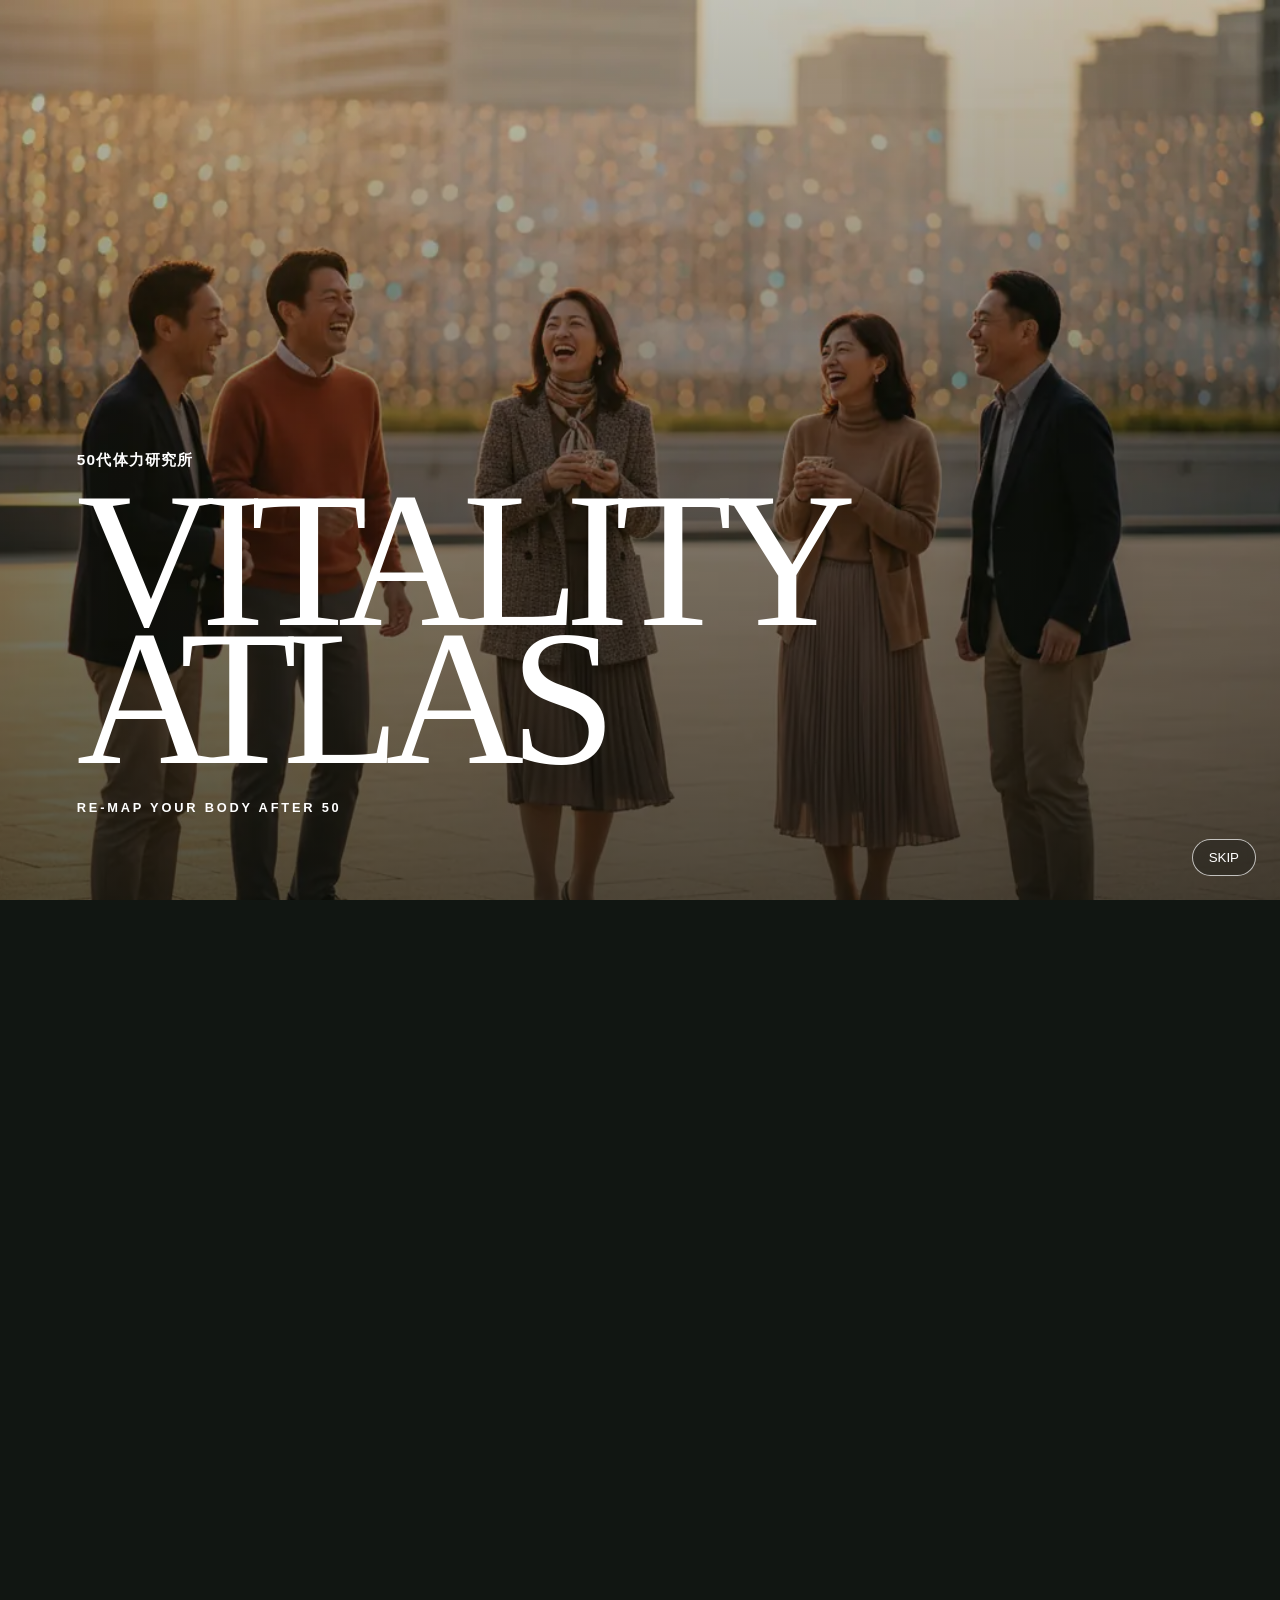
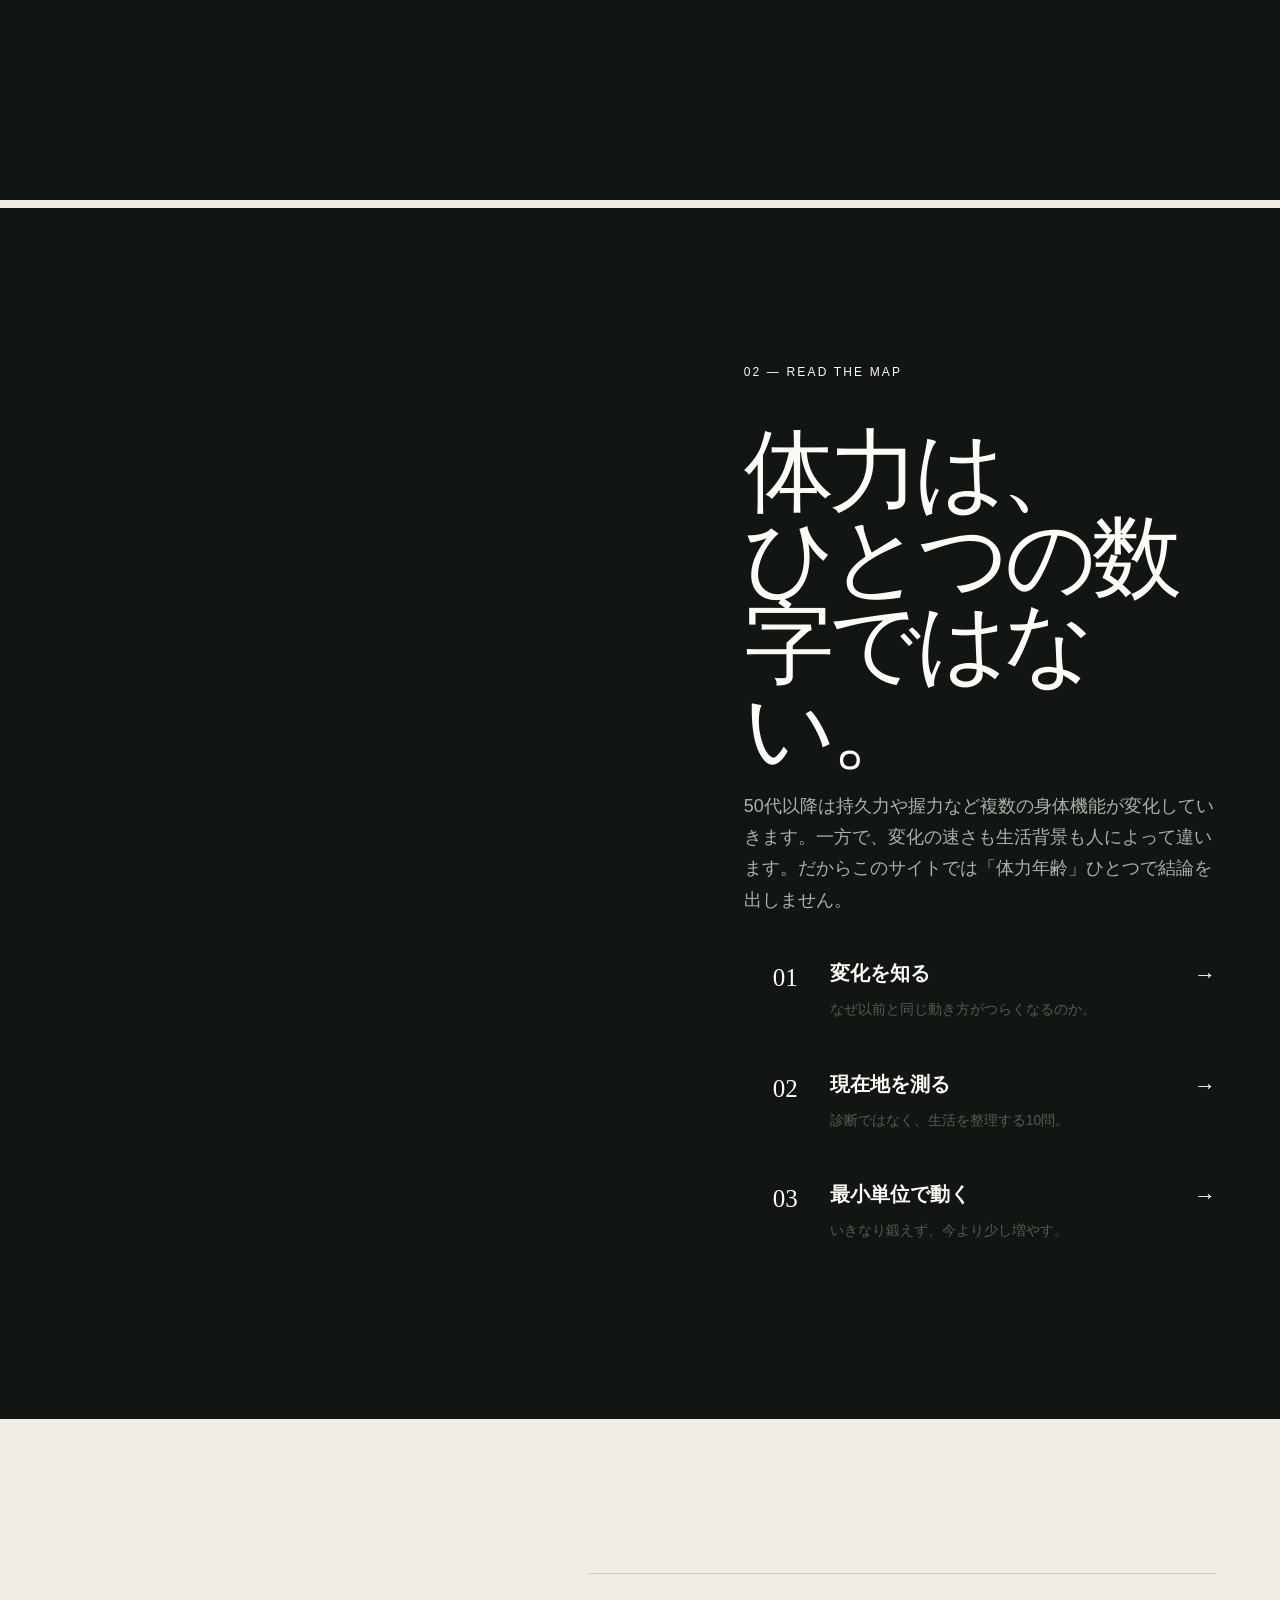
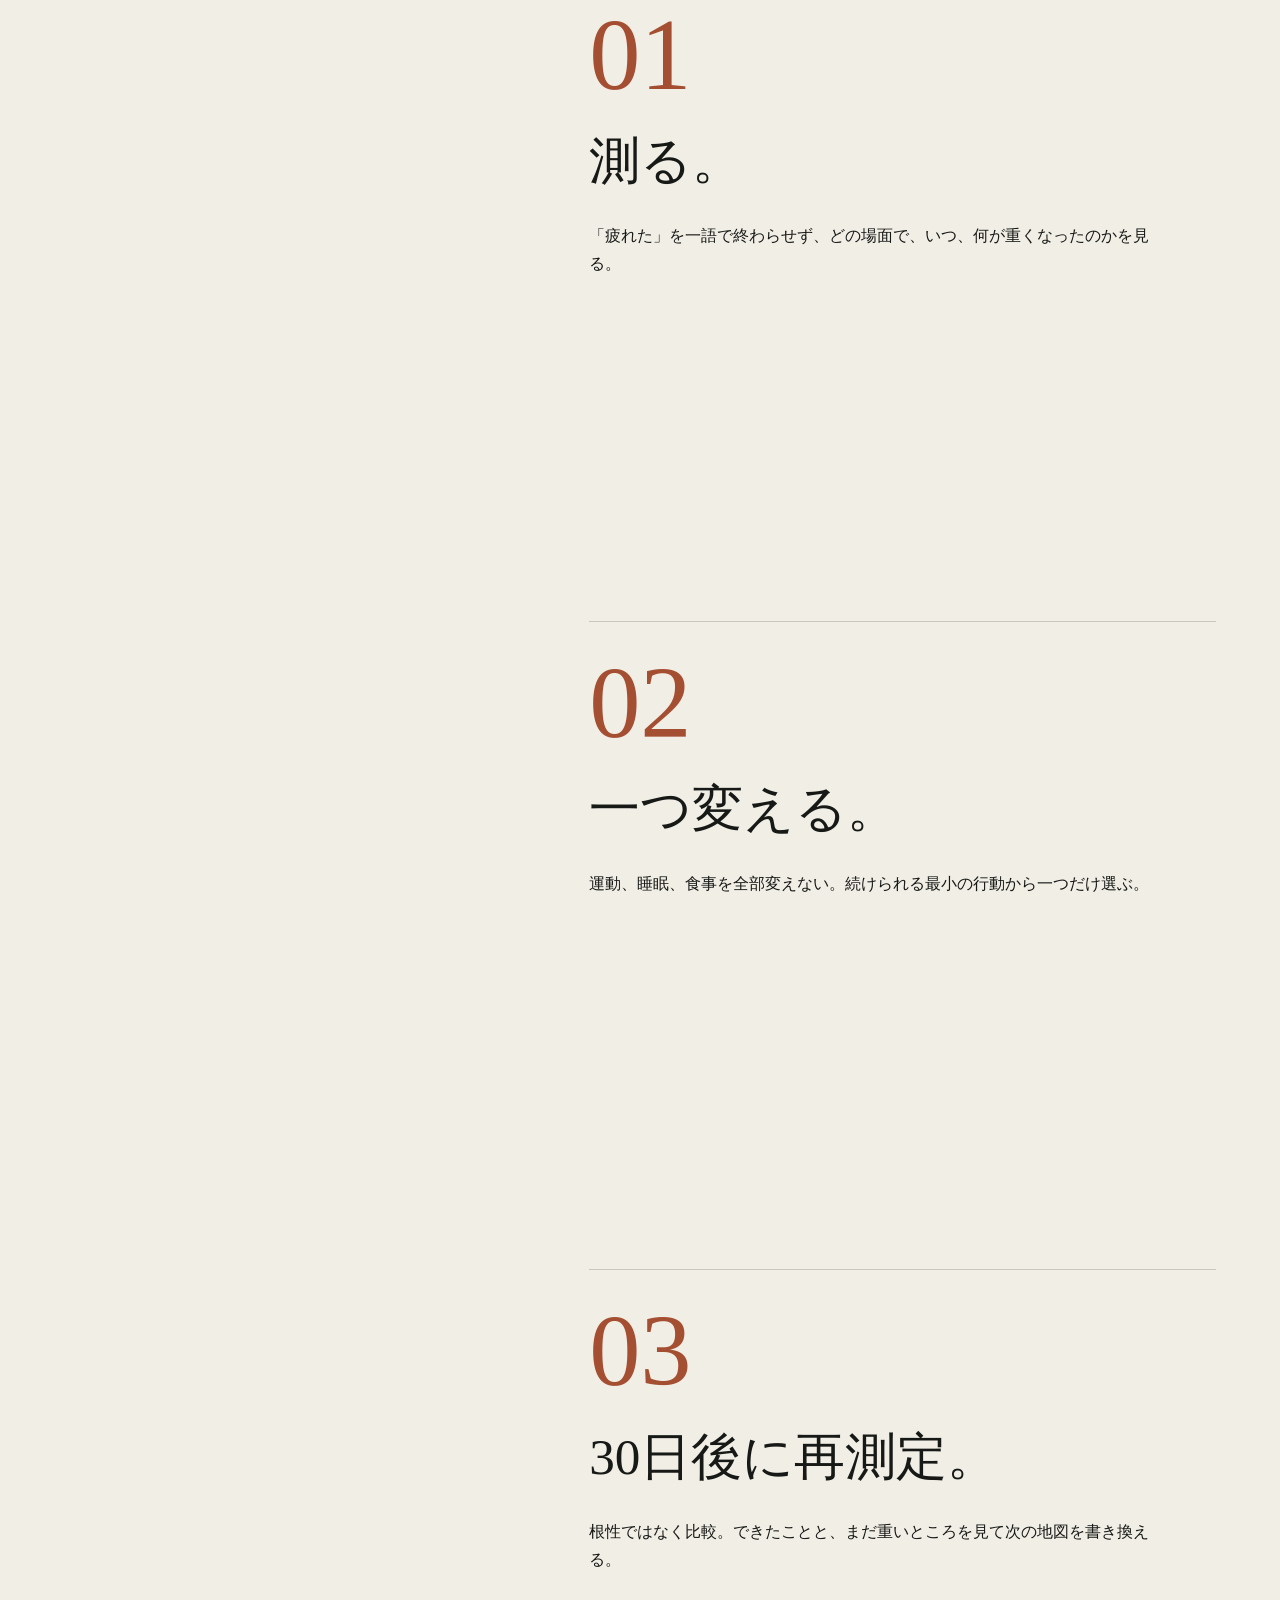
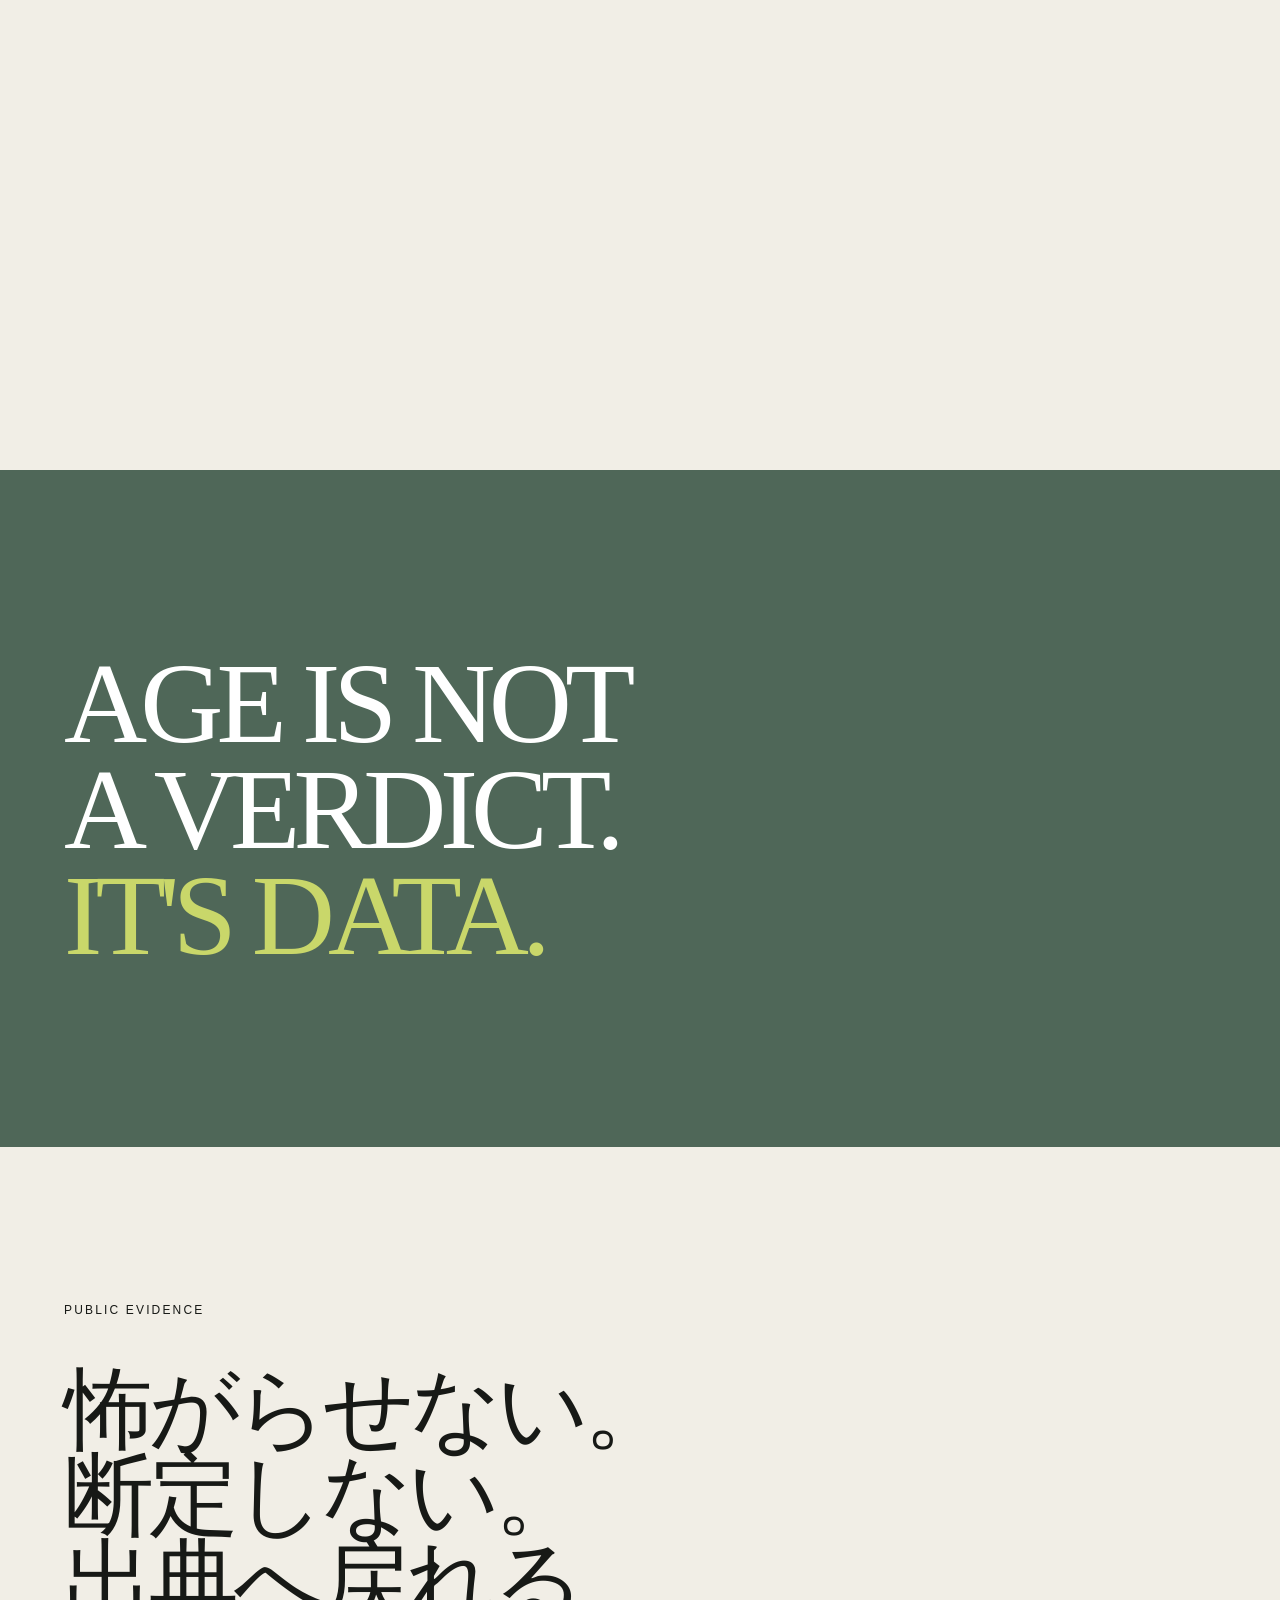
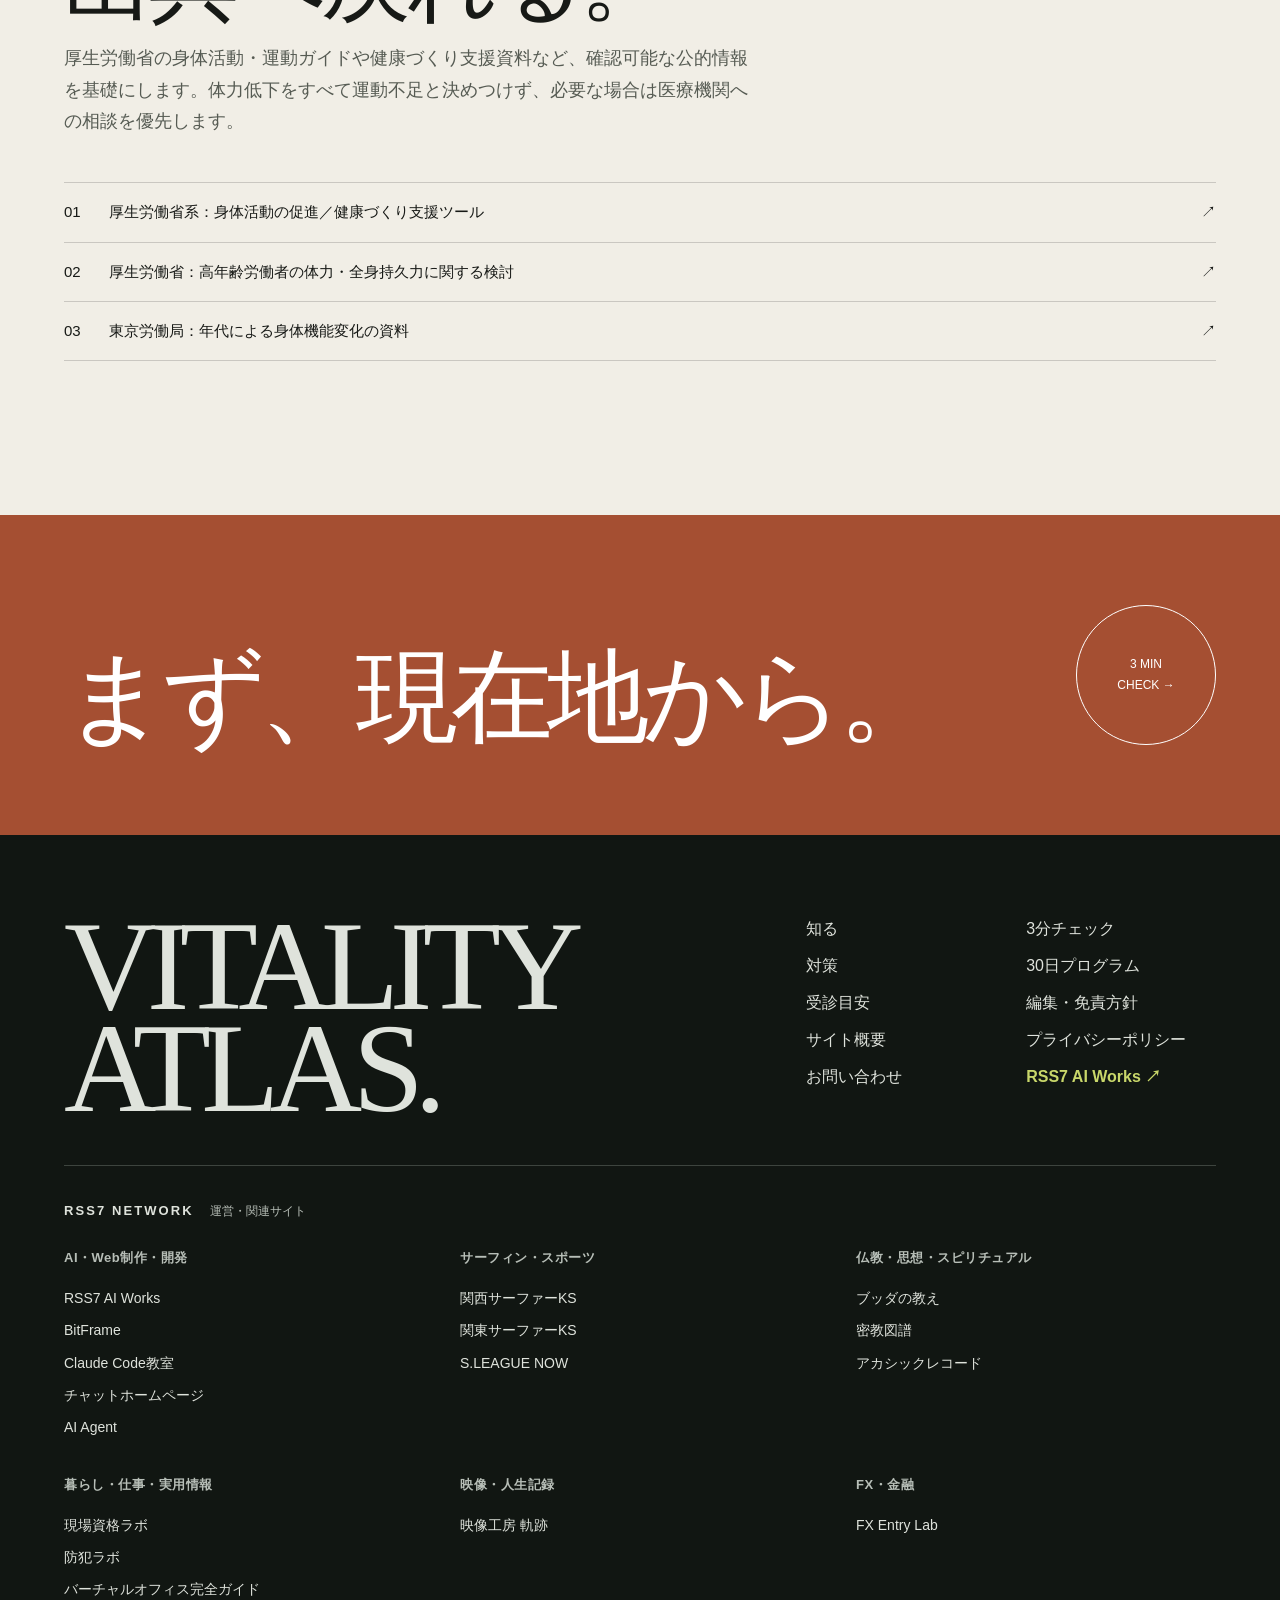
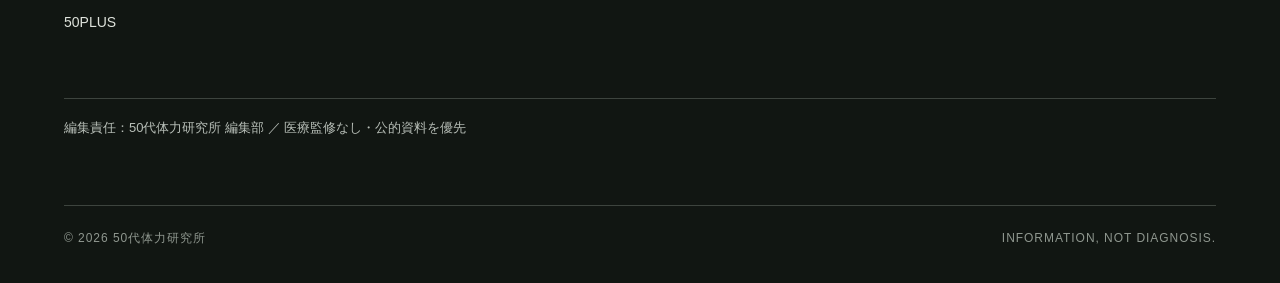
<file: index.html>
﻿<!doctype html><html lang="ja"><head><meta charset="utf-8"><meta name="viewport" content="width=device-width,initial-scale=1"><meta name="google-site-verification" content="MZG_wx8NVWZq932RVXHRHot5I59kAFzkSF2mc21ewjw"><title>50代体力研究所｜VITALITY ATLAS</title><meta name="description" content="50代で感じ始める体力の変化を、筋力・持久力・睡眠・生活リズムに分けて読み解き、無理なく立て直すための実践メディア。"><link rel="canonical" href="https://oosaka0123-sudo.github.io/50plus-vitality-jp/"><meta property="og:type" content="website"><meta property="og:title" content="50代体力研究所｜VITALITY ATLAS"><meta property="og:description" content="衰えを怖がる前に、身体の現在地を測り直す。"><meta property="og:url" content="https://oosaka0123-sudo.github.io/50plus-vitality-jp/"><meta property="og:image" content="https://oosaka0123-sudo.github.io/50plus-vitality-jp/assets/og-image.png"><meta name="twitter:card" content="summary_large_image"><meta name="theme-color" content="#111612"><meta name="author" content="50代体力研究所編集部"><link rel="icon" href="assets/favicon.svg" type="image/svg+xml"><link rel="manifest" href="manifest.webmanifest"><link rel="stylesheet" href="assets/style.css"><script type="application/ld+json">{"@context":"https://schema.org","@type":"WebSite","name":"50代体力研究所","alternateName":"VITALITY ATLAS","url":"https://oosaka0123-sudo.github.io/50plus-vitality-jp/","description":"50代の体力変化を理解し、生活を無理なく再設計する実用メディア"}</script></head><body><a class="skip" href="#main">本文へ移動</a><div class="page-transition" aria-hidden="true"></div><div class="opening" aria-label="オープニング"><video class="opening-video" muted playsinline preload="metadata" poster="assets/photos/hero-community-plaza-1280.webp" aria-hidden="true" tabindex="-1" data-src="assets/hero-loop.mp4"></video><div class="opening-shade" aria-hidden="true"></div><div class="opening-brand"><span class="opening-kicker">50代体力研究所</span><strong>VITALITY<br>ATLAS</strong><span>RE-MAP YOUR BODY AFTER 50</span></div><button class="skip-open" type="button">SKIP</button></div><header class="site-head"><a class="logo" href="./">50代体力研究所<small>VITALITY ATLAS</small></a><nav class="desk-nav" aria-label="主要ナビゲーション"><a href="learn/">知る</a><a href="check/">測る</a><a href="action/">動く</a><a href="program/">30日</a><a href="medical/">見極める</a><a href="about/">方針</a></nav><button class="menu-btn" type="button" aria-label="メニューを開く" aria-expanded="false"><span></span></button></header><div class="menu-panel" aria-hidden="true" inert><nav><a href="./">00 / HOME</a><a href="learn/">01 / LEARN</a><a href="check/">02 / CHECK</a><a href="action/">03 / ACTION</a><a href="program/">04 / 30 DAYS</a><a href="medical/">05 / MEDICAL</a><a href="about/">06 / ABOUT</a></nav><div class="menu-meta">50–59歳の「なんとなく衰えた」を、測れる言葉に変える。</div></div><main id="main"><section class="hero hero-dark hero-photo"><div class="hero-intro"><div class="kicker">RE-MAP YOUR BODY AFTER 50</div><h1><span class="outline">衰え</span>は、<br>地図にできる。</h1></div><div class="hero-photo-media"><picture><source media="(max-width:560px)" srcset="assets/photos/hero-community-plaza-640.webp"><img src="assets/photos/hero-community-plaza-1280.webp" alt="50代以降の活動的な暮らしをイメージした屋外の交流風景" width="1280" height="853" fetchpriority="high"></picture></div><div class="hero-bottom"><p class="hero-lead">疲れやすさ、階段、朝の重さ。ひとまとめに「年齢」で片づけず、筋力・持久力・睡眠・生活リズムへ分解する。50代の身体を、もう一度読み直すためのアトラスです。</p><a class="hero-cta" href="check/">3分で現在地を測る <b aria-hidden="true">→</b></a></div><div class="hero-index">PHOTO / ACTIVE LIFE AFTER 50</div></section><section class="section"><div class="section-label">01 — THE SHIFT</div><p class="copy-xl reveal">20代の身体へ戻すのではない。<br>50代の身体を、<strong>使える状態に再設計する。</strong></p><div class="measure-grid reveal"><article class="measure"><small>MUSCLE / ACTIVITY</small><div class="measure-num">01</div><p>立つ、歩く、持つ。日常で必要な力を「筋トレをしているか」だけで判断しない。</p></article><article class="measure"><small>CARDIO / ENDURANCE</small><div class="measure-num">02</div><p>息切れと疲れやすさを分け、全身持久力という視点から現在地を整理する。</p></article><article class="measure"><small>RECOVERY / RHYTHM</small><div class="measure-num">03</div><p>寝ても取れない疲れを、睡眠時間だけでなく生活のリズムまで含めて見直す。</p></article></div></section><section class="section section-dark"><div class="atlas-split"><div class="atlas-art clip-reveal"><img src="assets/visuals/learn.svg" alt="活動量・回復・体力を線で表した抽象グラフ"></div><div><div class="section-label">02 — READ THE MAP</div><h2 class="display reveal">体力は、<br>ひとつの数字ではない。</h2><p class="body-copy reveal">50代以降は持久力や握力など複数の身体機能が変化していきます。一方で、変化の速さも生活背景も人によって違います。だからこのサイトでは「体力年齢」ひとつで結論を出しません。</p><div class="rail reveal"><div class="rail-item"><a href="learn/"><span class="n">01</span><span><h3>変化を知る</h3><p>なぜ以前と同じ動き方がつらくなるのか。</p></span><span class="arr">→</span></a></div><div class="rail-item"><a href="check/"><span class="n">02</span><span><h3>現在地を測る</h3><p>診断ではなく、生活を整理する10問。</p></span><span class="arr">→</span></a></div><div class="rail-item"><a href="action/"><span class="n">03</span><span><h3>最小単位で動く</h3><p>いきなり鍛えず、今より少し増やす。</p></span><span class="arr">→</span></a></div></div></div></div></section><section class="section"><div class="sticky-story"><div class="sticky-visual clip-reveal"><img src="assets/visuals/action.svg" alt="小さな行動を段階的に積み上げる図"></div><div><article class="story-step reveal"><div class="stepno">01</div><h3>測る。</h3><p>「疲れた」を一語で終わらせず、どの場面で、いつ、何が重くなったのかを見る。</p></article><article class="story-step reveal"><div class="stepno">02</div><h3>一つ変える。</h3><p>運動、睡眠、食事を全部変えない。続けられる最小の行動から一つだけ選ぶ。</p></article><article class="story-step reveal"><div class="stepno">03</div><h3>30日後に再測定。</h3><p>根性ではなく比較。できたことと、まだ重いところを見て次の地図を書き換える。</p></article></div></div></section><section class="quote-band"><p class="reveal">AGE IS NOT<br>A VERDICT.<br><em>IT'S DATA.</em></p></section><section class="section"><div class="section-label">PUBLIC EVIDENCE</div><h2 class="display reveal">怖がらせない。<br>断定しない。<br>出典へ戻れる。</h2><p class="body-copy reveal">厚生労働省の身体活動・運動ガイドや健康づくり支援資料など、確認可能な公的情報を基礎にします。体力低下をすべて運動不足と決めつけず、必要な場合は医療機関への相談を優先します。</p><div class="source-list reveal"><a href="https://kennet.mhlw.go.jp/tools/tools_physical/index" target="_blank" rel="noopener"><span>01</span><span>厚生労働省系：身体活動の促進／健康づくり支援ツール</span><span>↗</span></a><a href="https://www.mhlw.go.jp/stf/newpage_69340.html" target="_blank" rel="noopener"><span>02</span><span>厚生労働省：高年齢労働者の体力・全身持久力に関する検討</span><span>↗</span></a><a href="https://jsite.mhlw.go.jp/tokyo-roudoukyoku/healthy_body.html" target="_blank" rel="noopener"><span>03</span><span>東京労働局：年代による身体機能変化の資料</span><span>↗</span></a></div></section><section class="cta-band"><h2>まず、現在地から。</h2><a class="circle-link" href="check/">3 MIN<br>CHECK →</a></section></main><footer class="footer"><div class="footer-top"><div class="footer-word">VITALITY<br>ATLAS.</div><nav aria-label="フッターナビゲーション"><a href="learn/">知る</a><a href="check/">3分チェック</a><a href="action/">対策</a><a href="program/">30日プログラム</a><a href="medical/">受診目安</a><a href="about/">編集・免責方針</a><a href="site-overview/">サイト概要</a><a href="privacy/">プライバシーポリシー</a><a href="contact/">お問い合わせ</a><a class="rss7-link" href="https://rss7.net/" target="_blank" rel="noopener">RSS7 AI Works ↗</a></nav></div><section class="rss7-network" aria-labelledby="rss7-network-title">
<div class="rss7-network-head"><span id="rss7-network-title">RSS7 NETWORK</span><small>運営・関連サイト</small></div>
<div class="rss7-network-grid">
<div class="rss7-network-group"><h3>AI・Web制作・開発</h3><a href="https://rss7.net/" target="_blank" rel="noopener">RSS7 AI Works</a><a href="https://bitframe.rss7.net/" target="_blank" rel="noopener">BitFrame</a><a href="https://claudecode.rss7.net/" target="_blank" rel="noopener">Claude Code教室</a><a href="https://chat.rss7.net/" target="_blank" rel="noopener">チャットホームページ</a><a href="https://oosaka0123-sudo.github.io/ai-agent/" target="_blank" rel="noopener">AI Agent</a></div>
<div class="rss7-network-group"><h3>サーフィン・スポーツ</h3><a href="https://kansai.rss7.net/" target="_blank" rel="noopener">関西サーファーKS</a><a href="https://kanto.rss7.net/" target="_blank" rel="noopener">関東サーファーKS</a><a href="https://sleague.rss7.net/" target="_blank" rel="noopener">S.LEAGUE NOW</a></div>
<div class="rss7-network-group"><h3>仏教・思想・スピリチュアル</h3><a href="https://oosaka0123-sudo.github.io/buddha-no-oshie/" target="_blank" rel="noopener">ブッダの教え</a><a href="https://oosaka0123-sudo.github.io/mikkyou-guide/" target="_blank" rel="noopener">密教図譜</a><a href="https://oosaka0123-sudo.github.io/akashic-records-jp/" target="_blank" rel="noopener">アカシックレコード</a></div><div class="rss7-network-group"><h3>暮らし・仕事・実用情報</h3><a href="https://genba.rss7.net/" target="_blank" rel="noopener">現場資格ラボ</a><a href="https://bouhan.rss7.net/" target="_blank" rel="noopener">防犯ラボ</a><a href="https://oosaka0123-sudo.github.io/virtual-office/" target="_blank" rel="noopener">バーチャルオフィス完全ガイド</a><a href="https://oosaka0123-sudo.github.io/50plus/" target="_blank" rel="noopener">50PLUS</a></div>
<div class="rss7-network-group"><h3>映像・人生記録</h3><a href="https://kiseki.rss7.net/" target="_blank" rel="noopener">映像工房 軌跡</a></div>
<div class="rss7-network-group"><h3>FX・金融</h3><a href="https://oosaka0123-sudo.github.io/fx-entry-lab/" target="_blank" rel="noopener">FX Entry Lab</a></div>
</div></section><div class="editorial-note">編集責任：50代体力研究所 編集部 ／ 医療監修なし・公的資料を優先</div><div class="footer-bottom"><span>© 2026 50代体力研究所</span><span>INFORMATION, NOT DIAGNOSIS.</span></div></footer><script src="assets/app.js"></script></body></html>
</file>
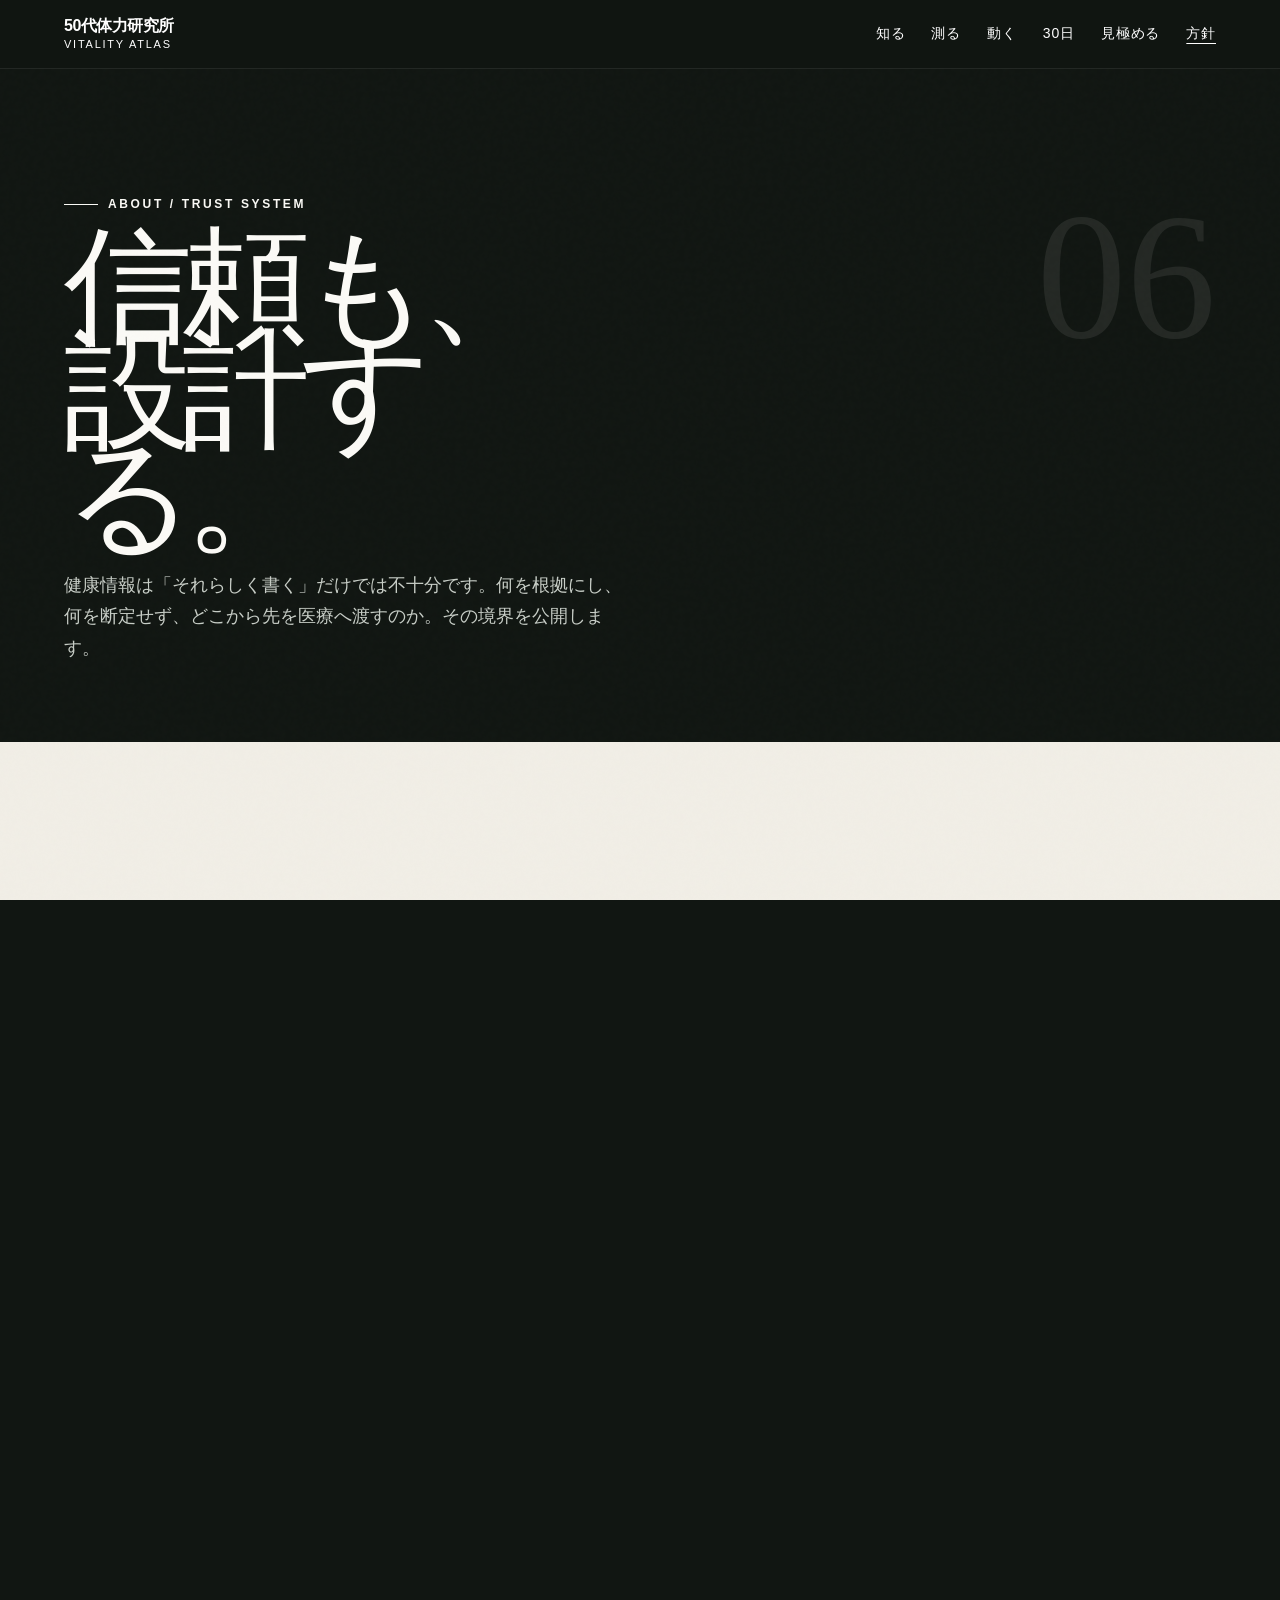
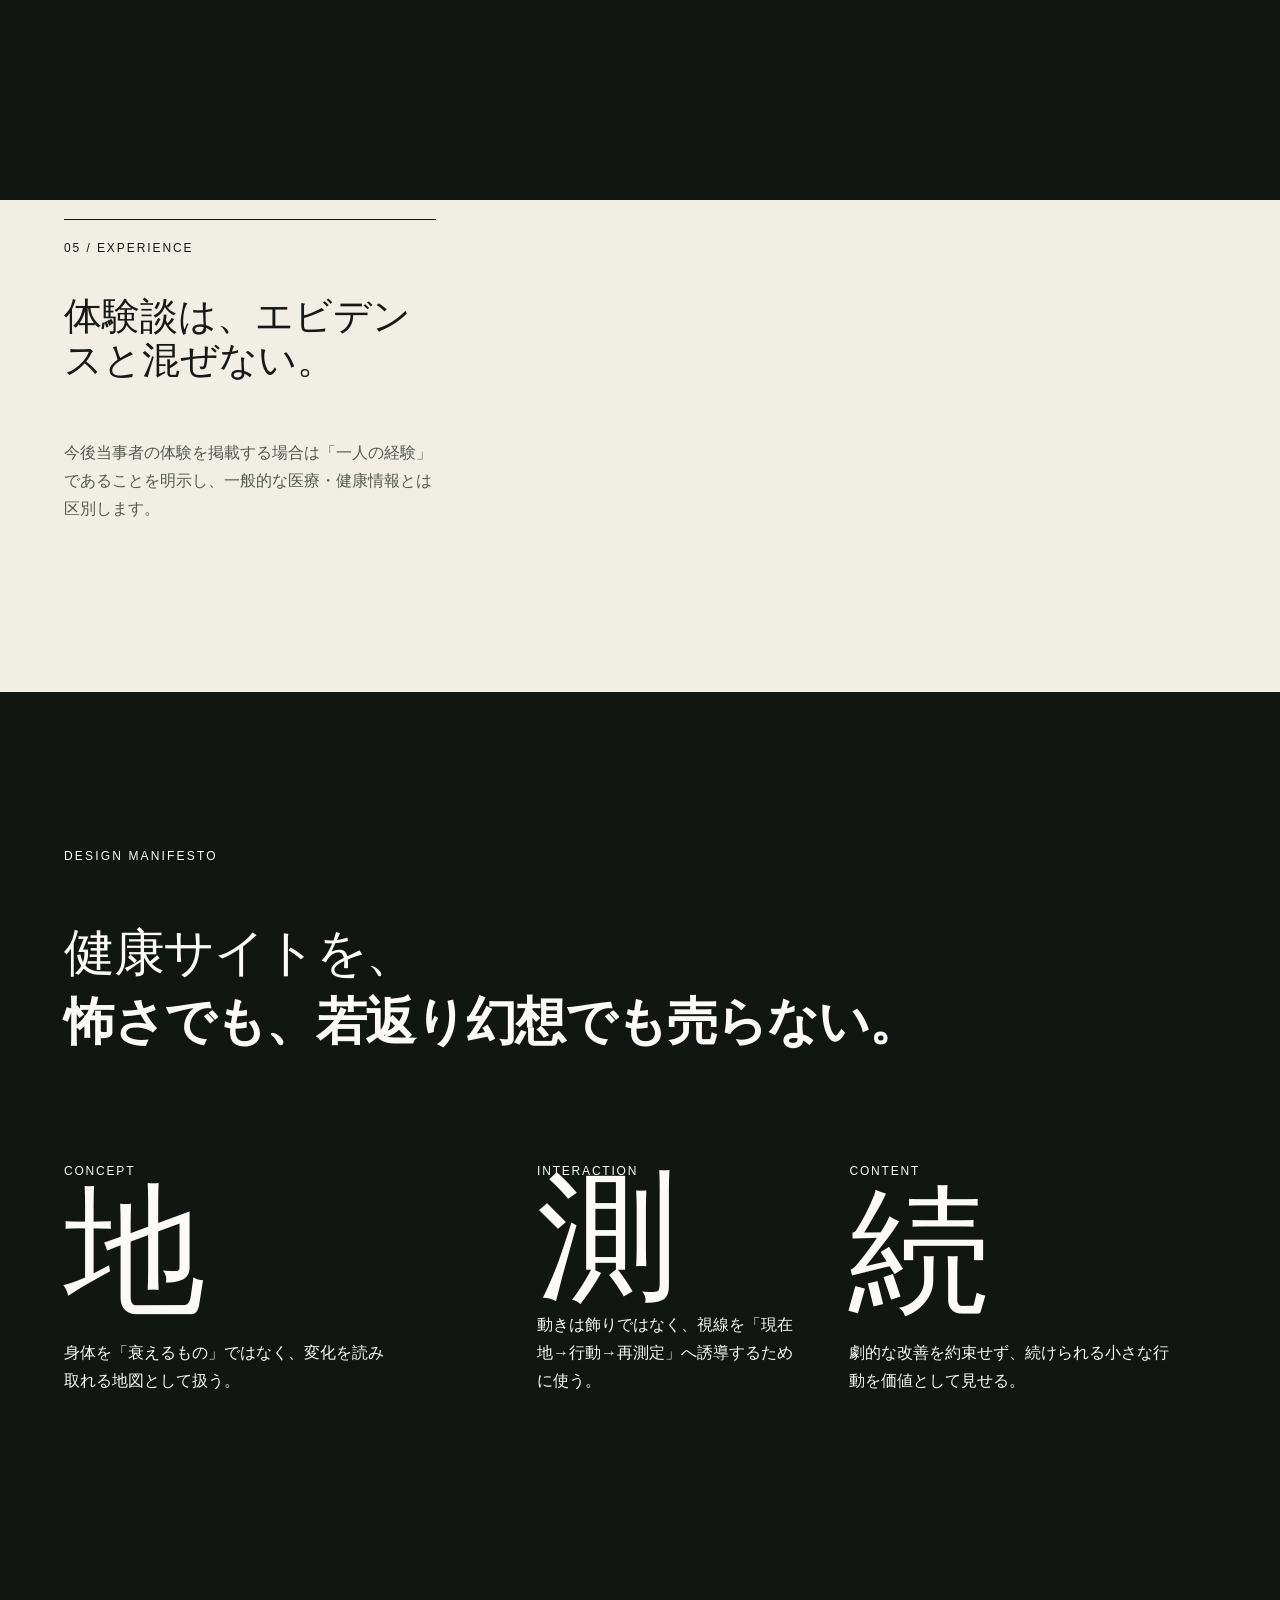
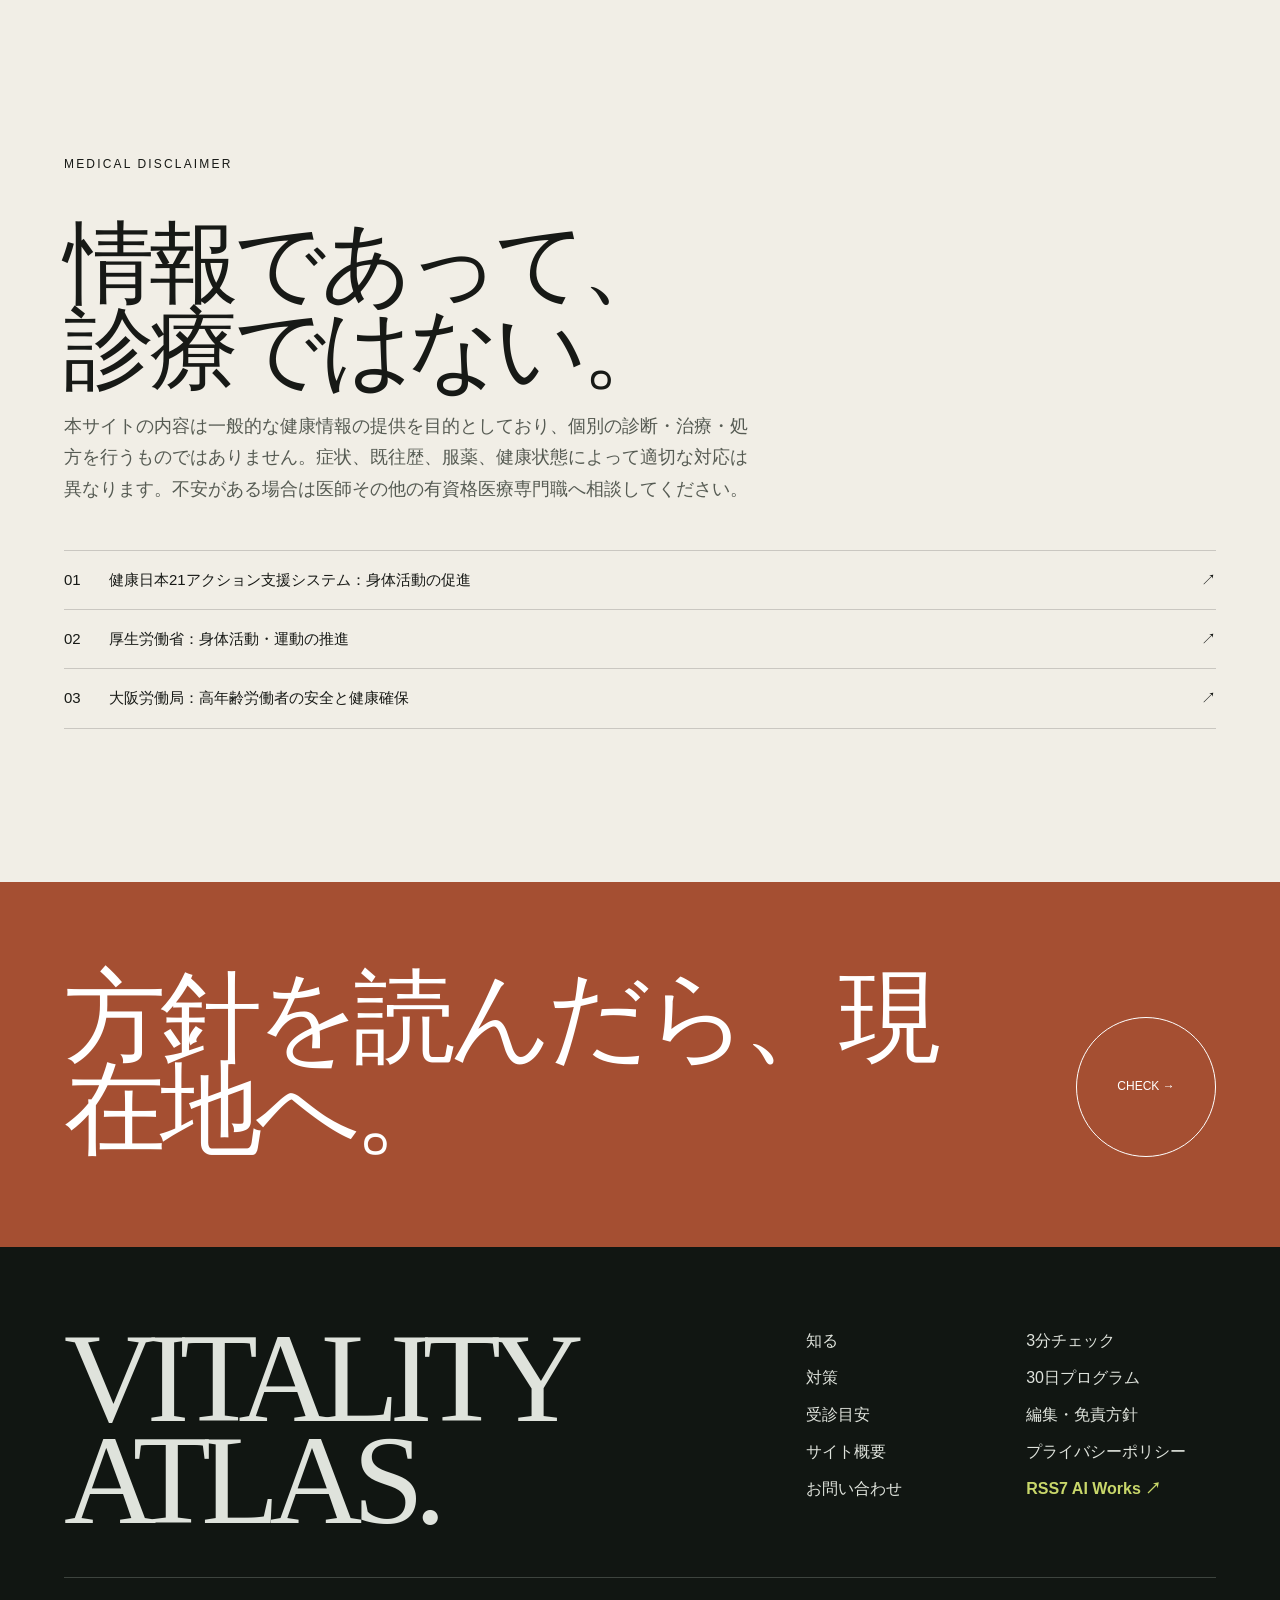
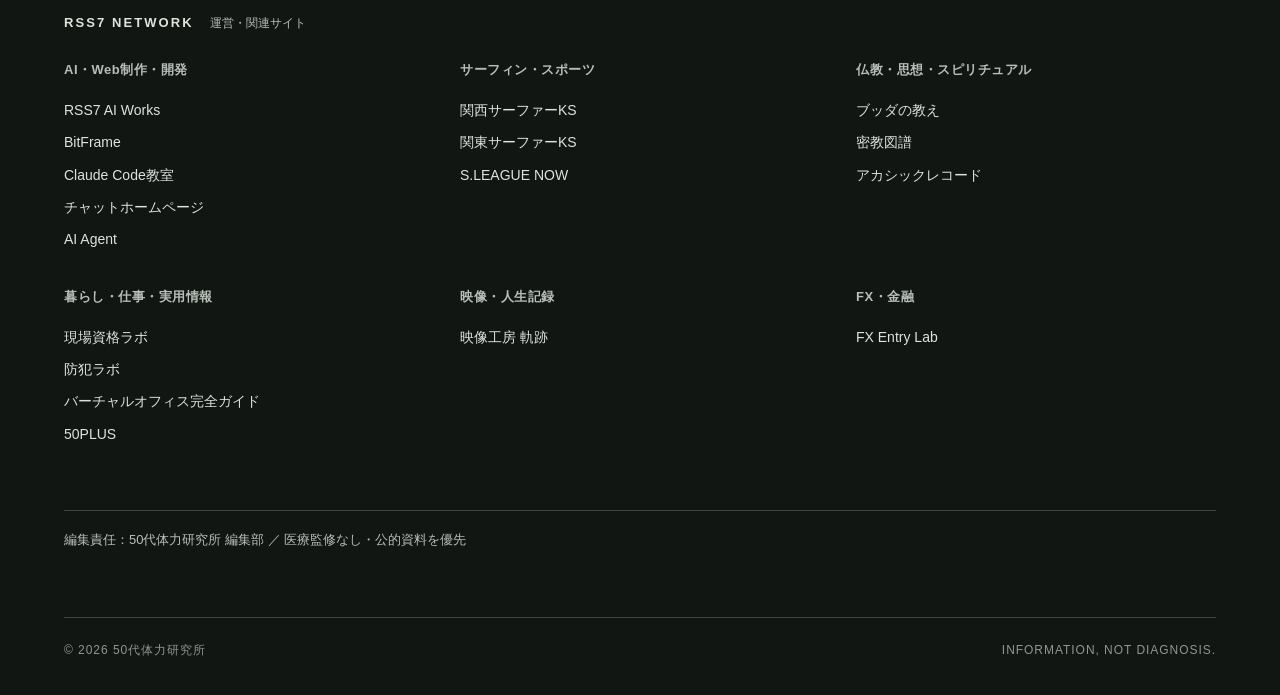
<file: about/index.html>
<!doctype html><html lang="ja"><head><meta charset="utf-8"><meta name="viewport" content="width=device-width,initial-scale=1"><title>編集・出典・免責方針｜VITALITY ATLAS</title><meta name="description" content="50代体力研究所の編集方針、出典方針、医療情報の扱い、更新方針を公開します。"><link rel="canonical" href="https://oosaka0123-sudo.github.io/50plus-vitality-jp/about/"><meta property="og:title" content="編集・出典・免責方針｜VITALITY ATLAS"><meta property="og:description" content="信頼をデザインの一部にする。"><meta property="og:image" content="https://oosaka0123-sudo.github.io/50plus-vitality-jp/assets/og-image.png"><meta name="twitter:card" content="summary_large_image"><meta name="theme-color" content="#111612"><meta name="author" content="50代体力研究所編集部"><link rel="icon" href="../assets/favicon.svg" type="image/svg+xml"><link rel="manifest" href="../manifest.webmanifest"><link rel="stylesheet" href="../assets/style.css"></head><body><a class="skip" href="#main">本文へ移動</a><div class="page-transition"></div><header class="site-head"><a class="logo" href="../">50代体力研究所<small>VITALITY ATLAS</small></a><nav class="desk-nav" aria-label="主要ナビゲーション"><a href="../learn/">知る</a><a href="../check/">測る</a><a href="../action/">動く</a><a href="../program/">30日</a><a href="../medical/">見極める</a><a href="./">方針</a></nav><button class="menu-btn" type="button" aria-label="メニューを開く" aria-expanded="false"><span></span></button></header><div class="menu-panel" aria-hidden="true" inert><nav><a href="../">00 / HOME</a><a href="../learn/">01 / LEARN</a><a href="../check/">02 / CHECK</a><a href="../action/">03 / ACTION</a><a href="../program/">04 / 30 DAYS</a><a href="../medical/">05 / MEDICAL</a><a href="./">06 / ABOUT</a></nav></div><main id="main"><section class="page-hero hero-dark"><span class="page-no">06</span><div class="page-hero-copy"><div class="kicker">ABOUT / TRUST SYSTEM</div><h1>信頼も、<br>設計する。</h1><p class="body-copy">健康情報は「それらしく書く」だけでは不十分です。何を根拠にし、何を断定せず、どこから先を医療へ渡すのか。その境界を公開します。</p></div><div class="page-hero-art photo-hero clip-reveal"><picture><source media="(max-width:700px)" srcset="../assets/photos/pottery-studio-640.webp"><img src="../assets/photos/pottery-studio-1280.webp" alt="陶芸工房で丁寧に作業する人たち" width="1280" height="720" loading="eager" decoding="async"></picture></div></section><section class="section"><div class="section-label">EDITORIAL PRINCIPLES</div><div class="editorial-grid"><article class="editorial-card wide tall reveal"><span class="tag">01 / PRIMARY SOURCES</span><h3>公的機関・学会・原著へ戻れる。</h3><p>厚生労働省、健康日本21関連、公的研究機関など一次情報・準一次情報を優先し、記事内またはページ末尾から確認できるようにします。</p></article><article class="editorial-card reveal"><span class="tag">02 / NO DIAGNOSIS</span><h3>セルフチェックで病名を出さない。</h3><p>チェックは生活習慣と自覚症状を整理するためのもので、病気の有無や治療方針を判定しません。</p></article><article class="editorial-card reveal"><span class="tag">03 / SAFETY</span><h3>不安な症状は受診を先に。</h3><p>「運動不足」と決めつけると危険な場面があるため、赤信号となる症状を別ページで明示します。</p></article><article class="editorial-card wide reveal"><span class="tag">04 / UPDATE</span><h3>制度・ガイド更新時は、根拠から更新する。</h3><p>古い数字だけが残らないよう、公的資料の更新を確認し、重要な変更があれば本文と出典を見直します。</p></article><article class="editorial-card reveal"><span class="tag">05 / EXPERIENCE</span><h3>体験談は、エビデンスと混ぜない。</h3><p>今後当事者の体験を掲載する場合は「一人の経験」であることを明示し、一般的な医療・健康情報とは区別します。</p></article></div></section><section class="section section-dark"><div class="section-label">DESIGN MANIFESTO</div><p class="copy-xl reveal">健康サイトを、<br><strong>怖さでも、若返り幻想でも売らない。</strong></p><div class="measure-grid reveal"><article class="measure"><small>CONCEPT</small><div class="measure-num">地</div><p>身体を「衰えるもの」ではなく、変化を読み取れる地図として扱う。</p></article><article class="measure"><small>INTERACTION</small><div class="measure-num">測</div><p>動きは飾りではなく、視線を「現在地→行動→再測定」へ誘導するために使う。</p></article><article class="measure"><small>CONTENT</small><div class="measure-num">続</div><p>劇的な改善を約束せず、続けられる小さな行動を価値として見せる。</p></article></div></section><section class="section"><div class="section-label">MEDICAL DISCLAIMER</div><h2 class="display reveal">情報であって、<br>診療ではない。</h2><p class="body-copy reveal">本サイトの内容は一般的な健康情報の提供を目的としており、個別の診断・治療・処方を行うものではありません。症状、既往歴、服薬、健康状態によって適切な対応は異なります。不安がある場合は医師その他の有資格医療専門職へ相談してください。</p><div class="source-list reveal"><a href="https://kennet.mhlw.go.jp/tools/tools_physical/index" target="_blank" rel="noopener"><span>01</span><span>健康日本21アクション支援システム：身体活動の促進</span><span>↗</span></a><a href="https://www.mhlw.go.jp/stf/seisakunitsuite/bunya/kenkou_iryou/kenkou/undou/index.html" target="_blank" rel="noopener"><span>02</span><span>厚生労働省：身体活動・運動の推進</span><span>↗</span></a><a href="https://jsite.mhlw.go.jp/osaka-roudoukyoku/hourei_seido_tetsuzuki/anzen_eisei/hourei_seido/_17129/eige_friendly_00002.html" target="_blank" rel="noopener"><span>03</span><span>大阪労働局：高年齢労働者の安全と健康確保</span><span>↗</span></a></div></section><section class="cta-band"><h2>方針を読んだら、現在地へ。</h2><a class="circle-link" href="../check/">CHECK →</a></section></main><footer class="footer"><div class="footer-top"><div class="footer-word">VITALITY<br>ATLAS.</div><nav aria-label="フッターナビゲーション"><a href="../learn/">知る</a><a href="../check/">3分チェック</a><a href="../action/">対策</a><a href="../program/">30日プログラム</a><a href="../medical/">受診目安</a><a href="../about/">編集・免責方針</a><a href="../site-overview/">サイト概要</a><a href="../privacy/">プライバシーポリシー</a><a href="../contact/">お問い合わせ</a><a class="rss7-link" href="https://rss7.net/" target="_blank" rel="noopener">RSS7 AI Works ↗</a></nav></div><section class="rss7-network" aria-labelledby="rss7-network-title">
<div class="rss7-network-head"><span id="rss7-network-title">RSS7 NETWORK</span><small>運営・関連サイト</small></div>
<div class="rss7-network-grid">
<div class="rss7-network-group"><h3>AI・Web制作・開発</h3><a href="https://rss7.net/" target="_blank" rel="noopener">RSS7 AI Works</a><a href="https://bitframe.rss7.net/" target="_blank" rel="noopener">BitFrame</a><a href="https://claudecode.rss7.net/" target="_blank" rel="noopener">Claude Code教室</a><a href="https://chat.rss7.net/" target="_blank" rel="noopener">チャットホームページ</a><a href="https://oosaka0123-sudo.github.io/ai-agent/" target="_blank" rel="noopener">AI Agent</a></div>
<div class="rss7-network-group"><h3>サーフィン・スポーツ</h3><a href="https://kansai.rss7.net/" target="_blank" rel="noopener">関西サーファーKS</a><a href="https://kanto.rss7.net/" target="_blank" rel="noopener">関東サーファーKS</a><a href="https://sleague.rss7.net/" target="_blank" rel="noopener">S.LEAGUE NOW</a></div>
<div class="rss7-network-group"><h3>仏教・思想・スピリチュアル</h3><a href="https://oosaka0123-sudo.github.io/buddha-no-oshie/" target="_blank" rel="noopener">ブッダの教え</a><a href="https://oosaka0123-sudo.github.io/mikkyou-guide/" target="_blank" rel="noopener">密教図譜</a><a href="https://oosaka0123-sudo.github.io/akashic-records-jp/" target="_blank" rel="noopener">アカシックレコード</a></div><div class="rss7-network-group"><h3>暮らし・仕事・実用情報</h3><a href="https://genba.rss7.net/" target="_blank" rel="noopener">現場資格ラボ</a><a href="https://bouhan.rss7.net/" target="_blank" rel="noopener">防犯ラボ</a><a href="https://oosaka0123-sudo.github.io/virtual-office/" target="_blank" rel="noopener">バーチャルオフィス完全ガイド</a><a href="https://oosaka0123-sudo.github.io/50plus/" target="_blank" rel="noopener">50PLUS</a></div>
<div class="rss7-network-group"><h3>映像・人生記録</h3><a href="https://kiseki.rss7.net/" target="_blank" rel="noopener">映像工房 軌跡</a></div>
<div class="rss7-network-group"><h3>FX・金融</h3><a href="https://oosaka0123-sudo.github.io/fx-entry-lab/" target="_blank" rel="noopener">FX Entry Lab</a></div>
</div></section><div class="editorial-note">編集責任：50代体力研究所 編集部 ／ 医療監修なし・公的資料を優先</div><div class="footer-bottom"><span>© 2026 50代体力研究所</span><span>INFORMATION, NOT DIAGNOSIS.</span></div></footer><script src="../assets/app.js"></script></body></html>
</file>
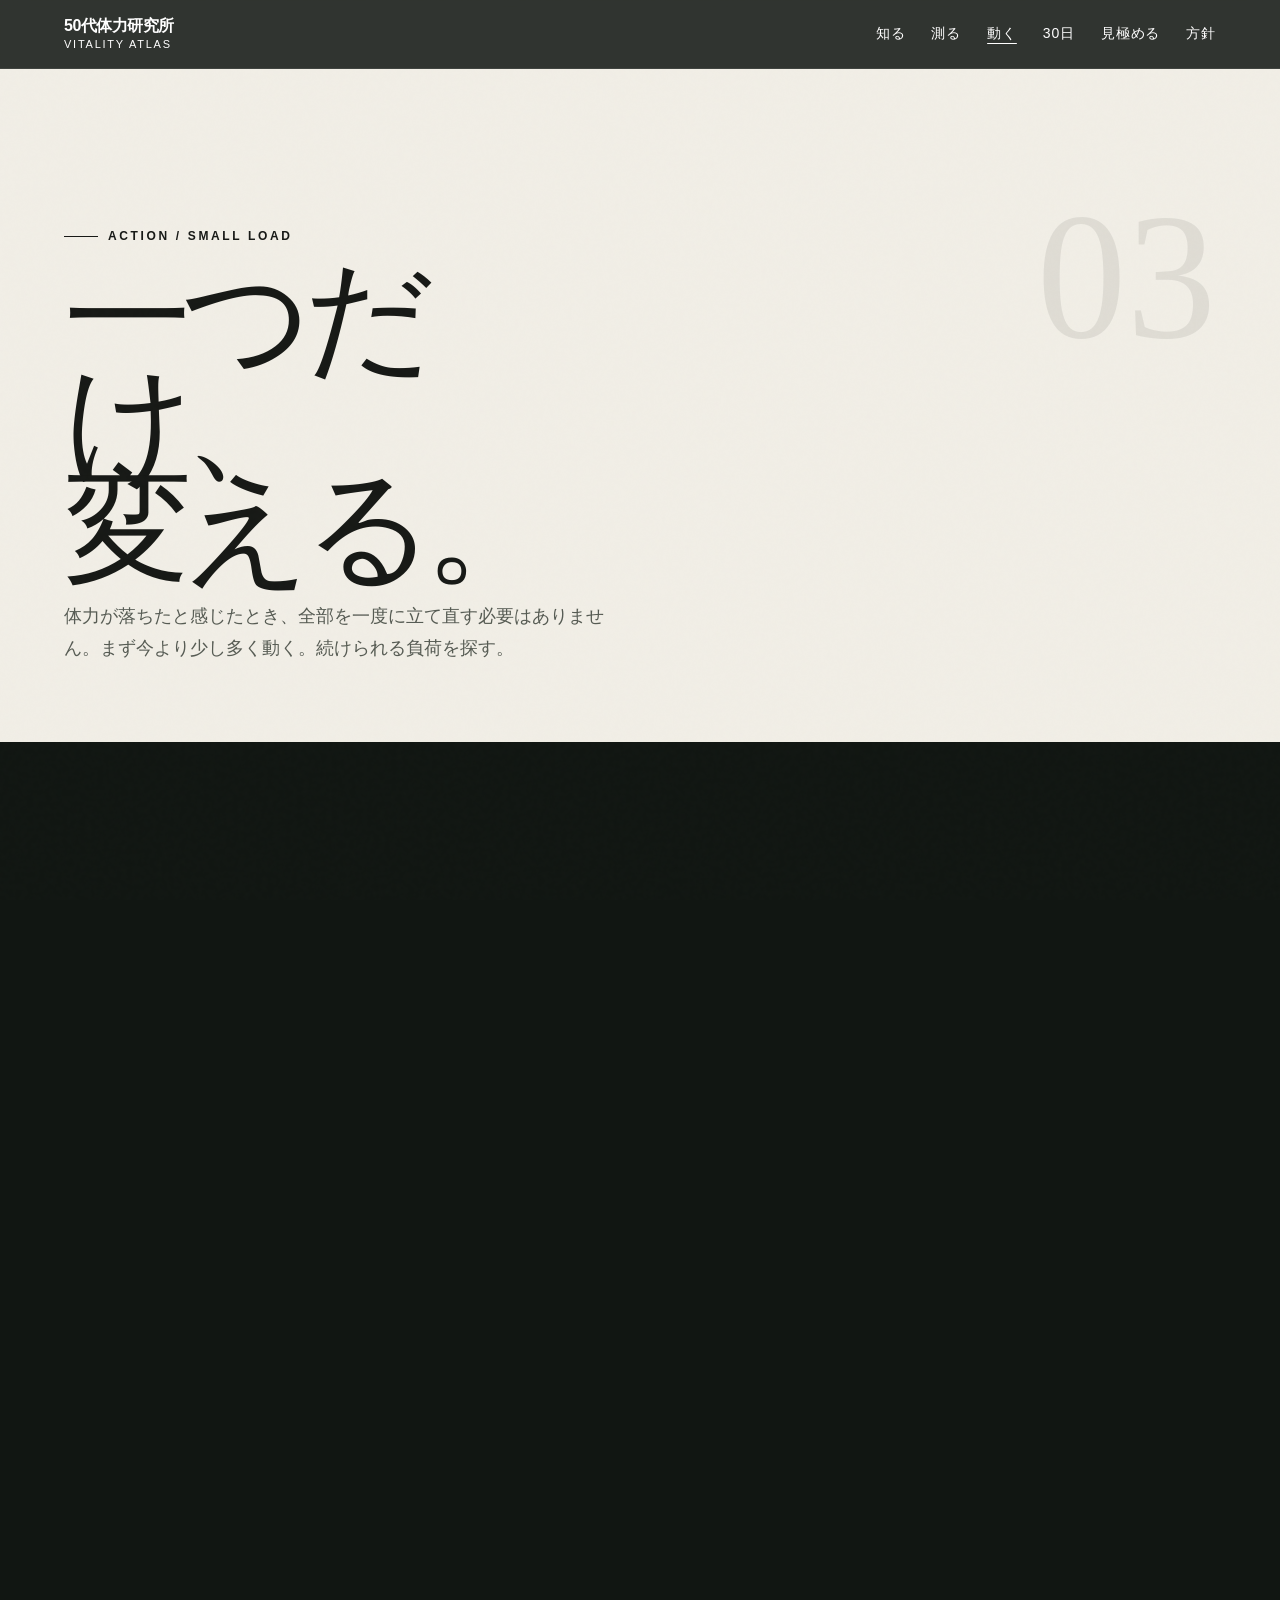
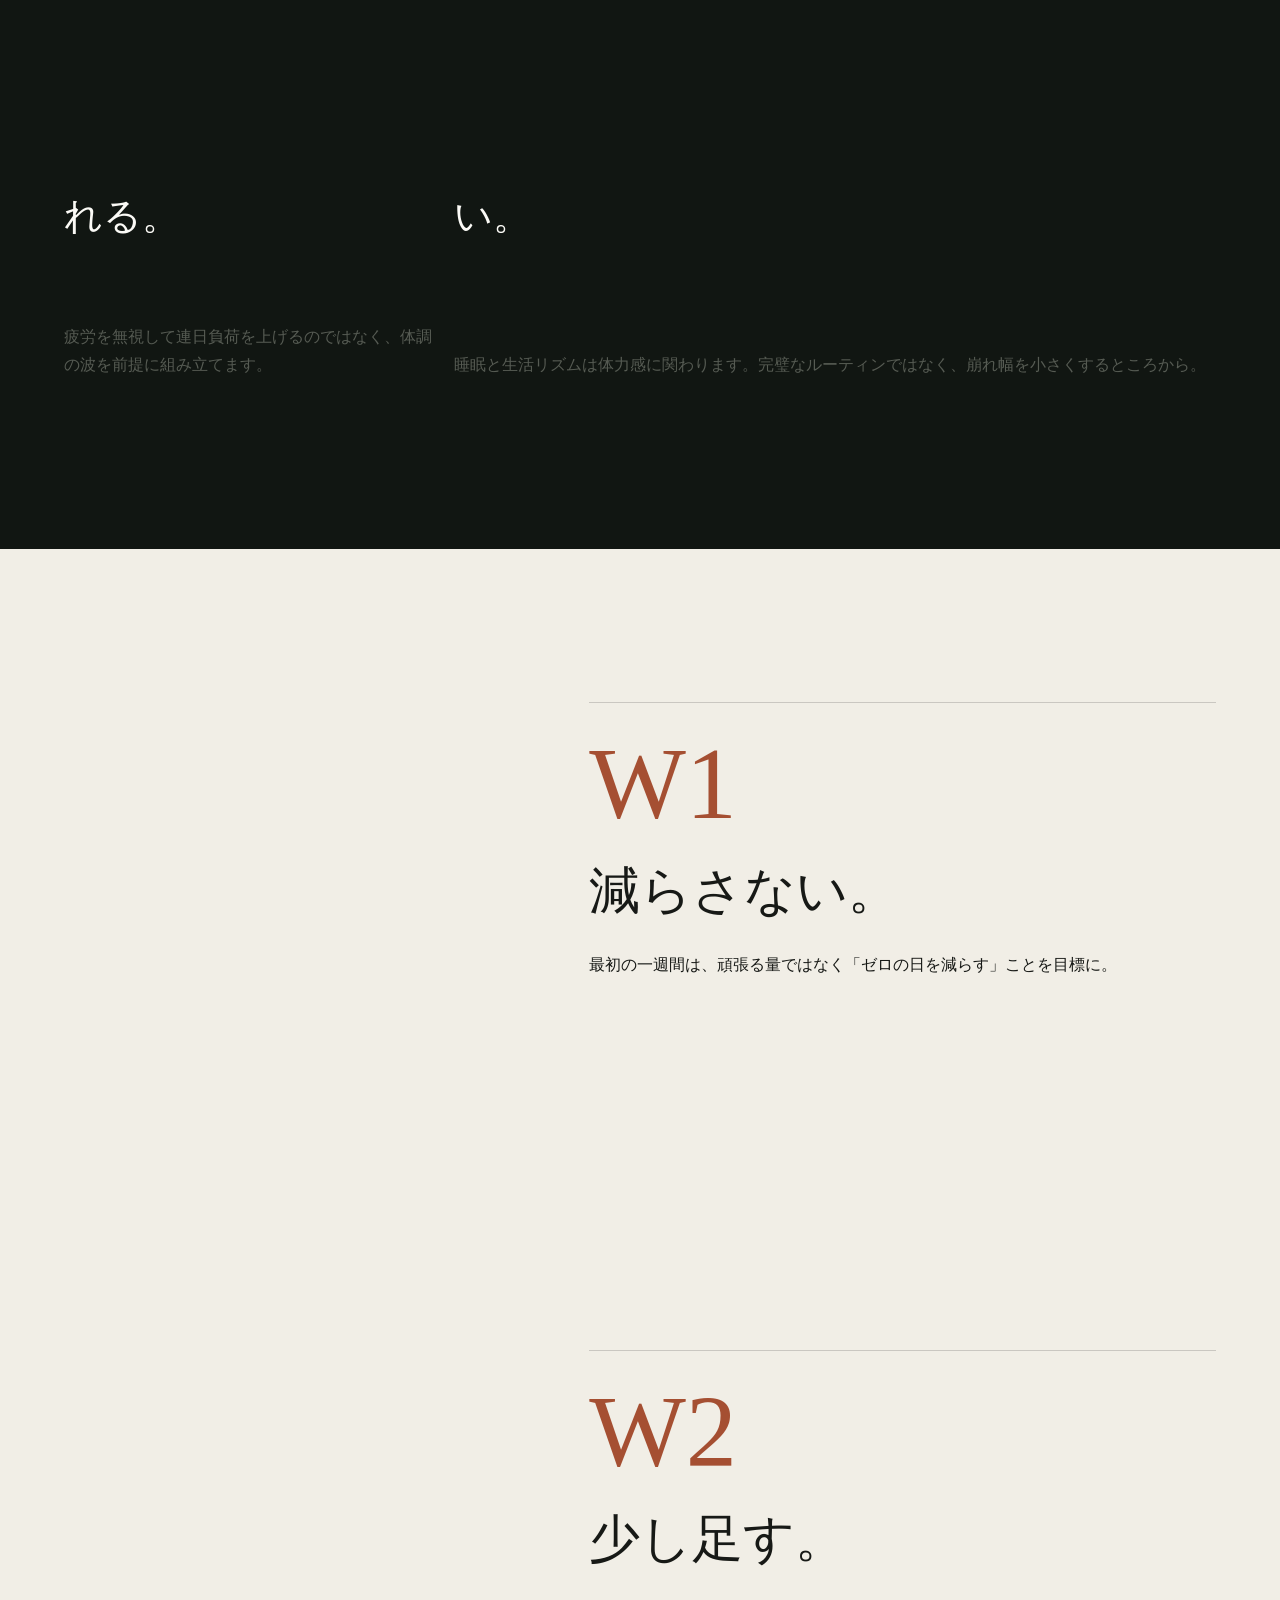
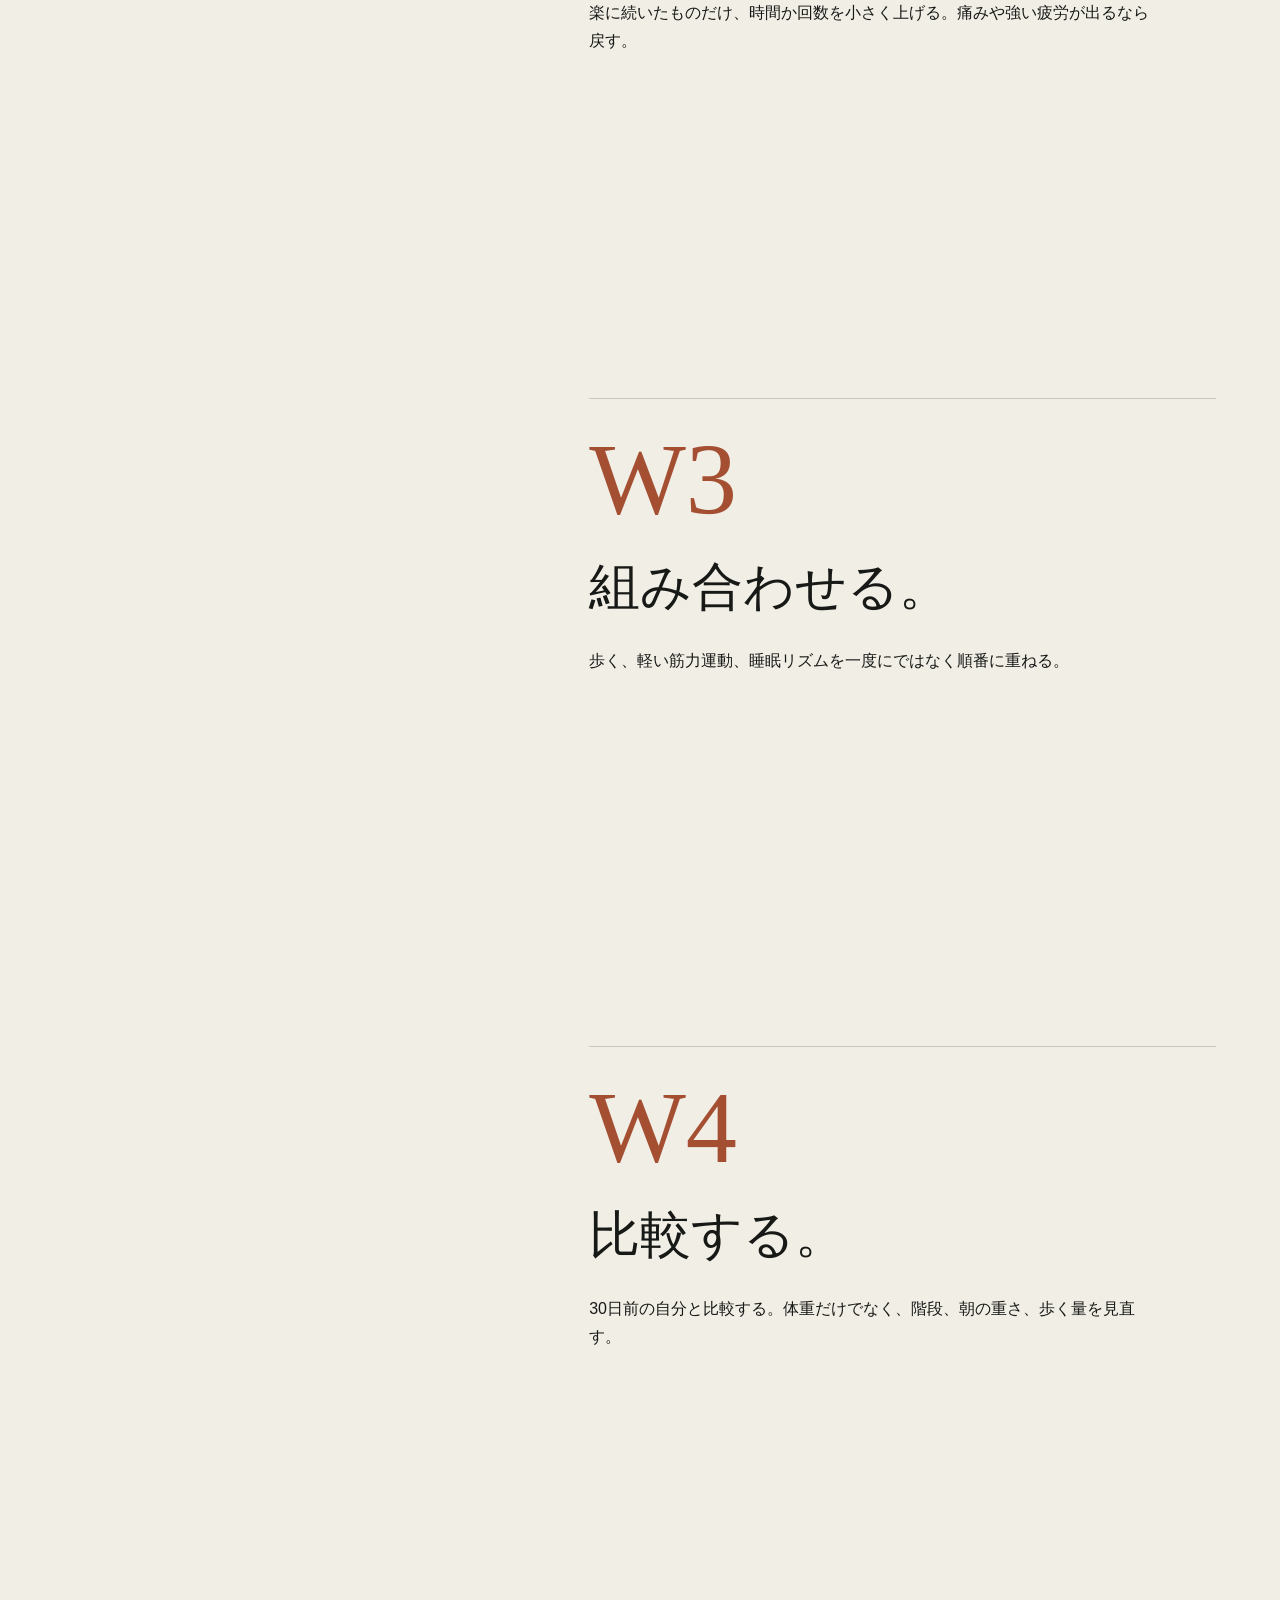
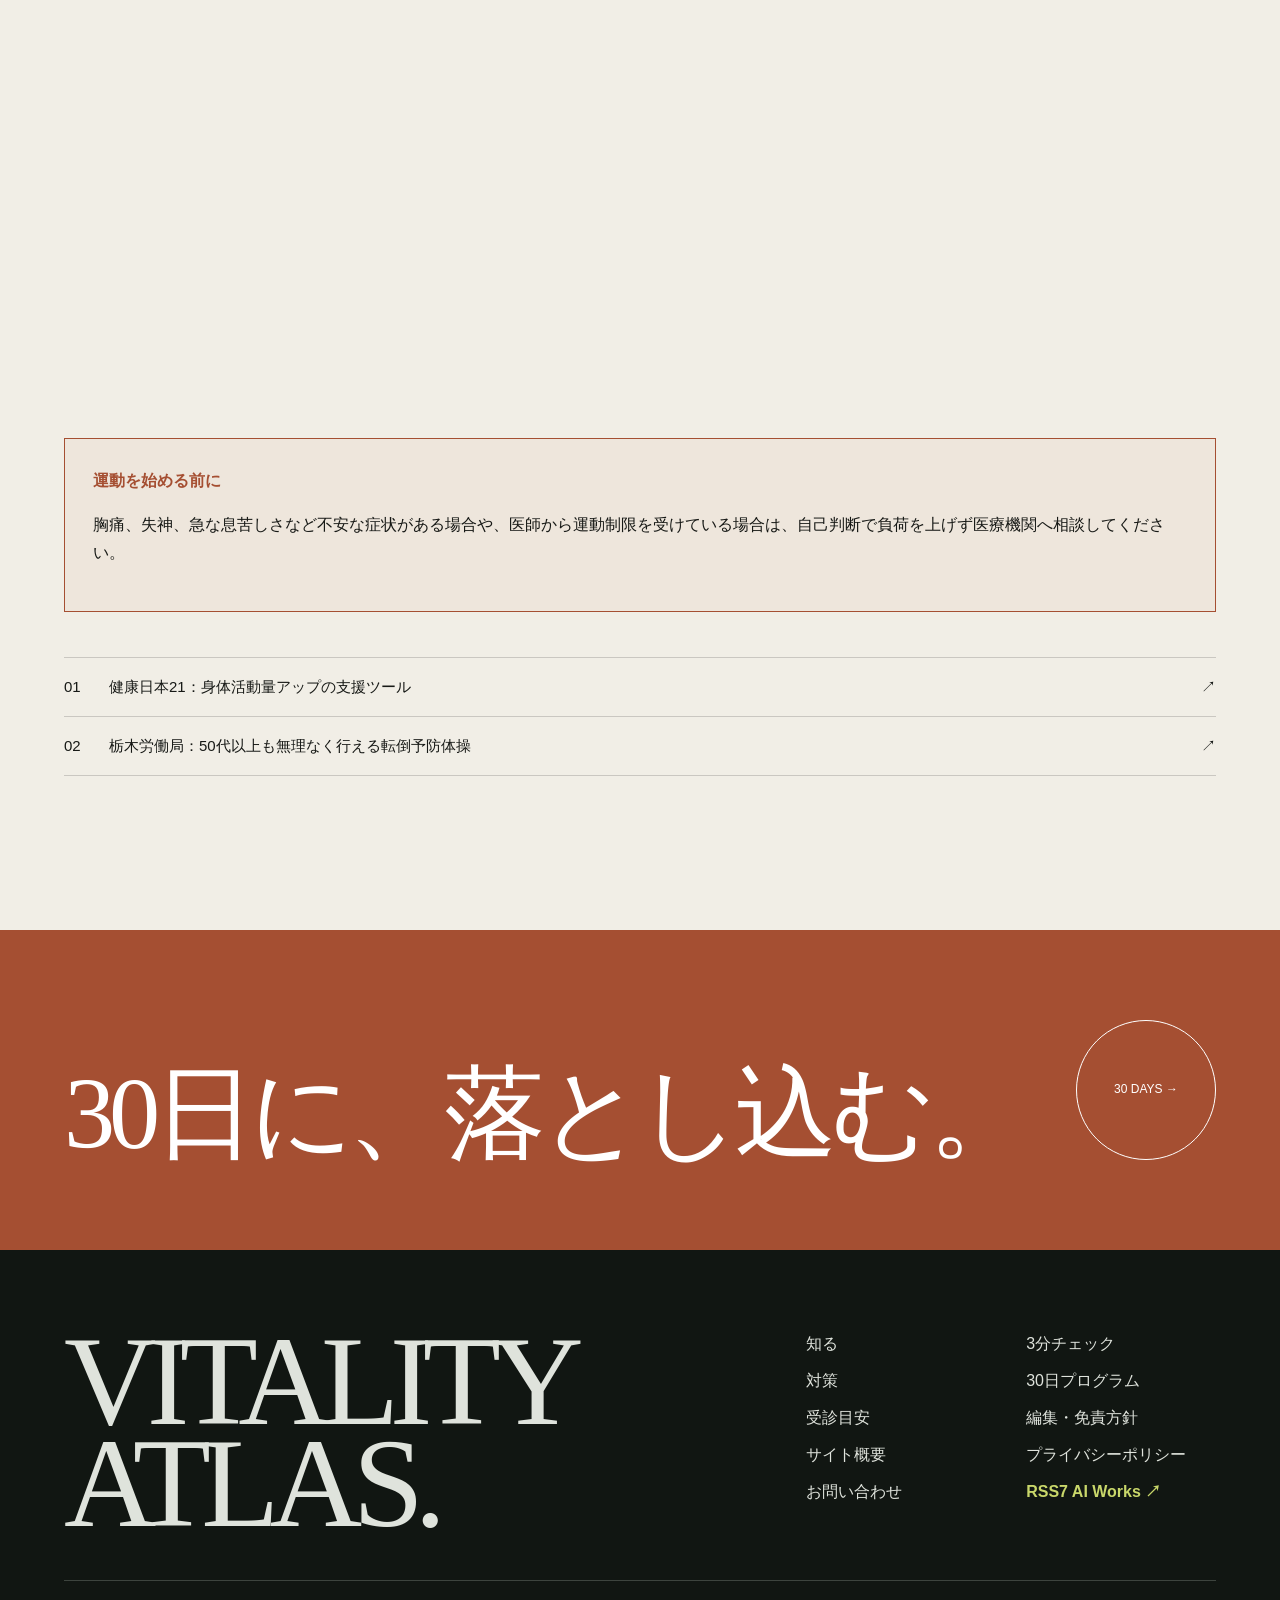
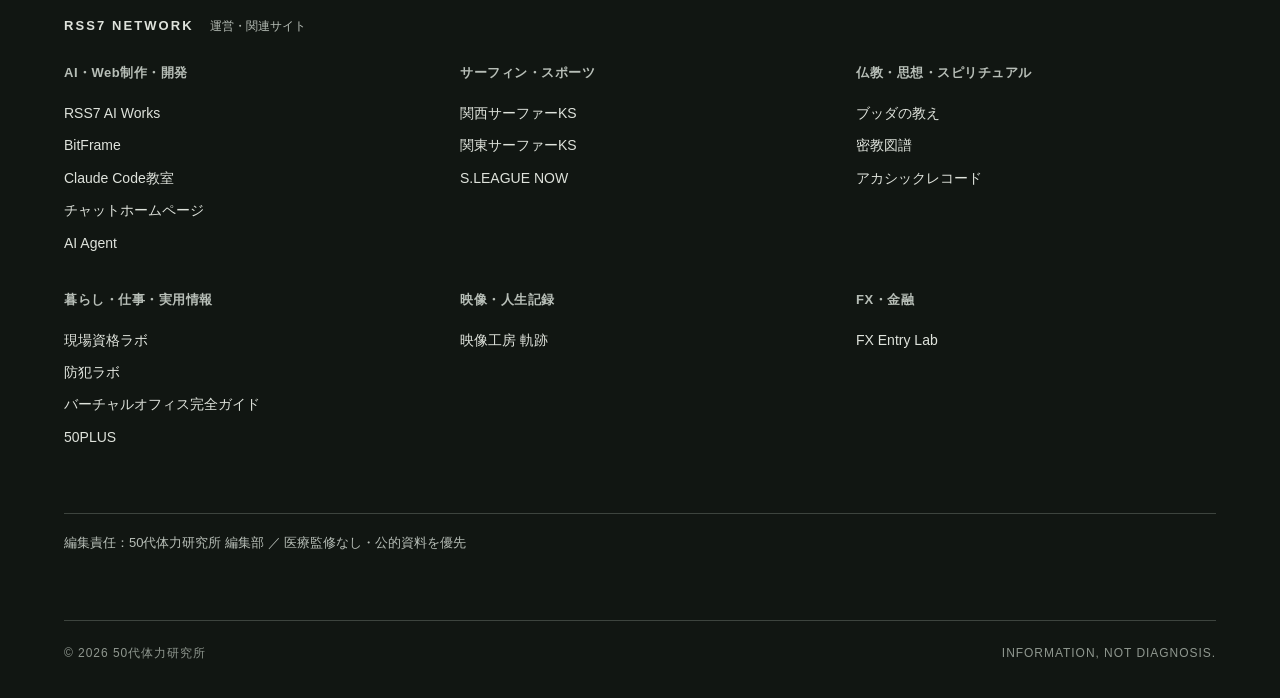
<file: action/index.html>
<!doctype html><html lang="ja"><head><meta charset="utf-8"><meta name="viewport" content="width=device-width,initial-scale=1"><title>50代からの体力対策｜VITALITY ATLAS</title><meta name="description" content="50代の体力づくりを、無理なく続けられる最小の行動から始める実践ページ。"><link rel="canonical" href="https://oosaka0123-sudo.github.io/50plus-vitality-jp/action/"><meta property="og:title" content="50代からの体力対策｜VITALITY ATLAS"><meta property="og:description" content="全部変えない。一つだけ、今日から。"><meta property="og:image" content="https://oosaka0123-sudo.github.io/50plus-vitality-jp/assets/og-image.png"><meta name="twitter:card" content="summary_large_image"><meta name="theme-color" content="#f1eee6"><link rel="stylesheet" href="../assets/style.css"><link rel="manifest" href="../manifest.webmanifest"></head><body><a class="skip" href="#main">本文へ移動</a><div class="page-transition"></div><header class="site-head"><a class="logo" href="../">50代体力研究所<small>VITALITY ATLAS</small></a><nav class="desk-nav" aria-label="主要ナビゲーション"><a href="../learn/">知る</a><a href="../check/">測る</a><a href="./">動く</a><a href="../program/">30日</a><a href="../medical/">見極める</a><a href="../about/">方針</a></nav><button class="menu-btn" type="button" aria-label="メニューを開く" aria-expanded="false"><span></span></button></header><div class="menu-panel" aria-hidden="true" inert><nav><a href="../">00 / HOME</a><a href="../learn/">01 / LEARN</a><a href="../check/">02 / CHECK</a><a href="./">03 / ACTION</a><a href="../program/">04 / 30 DAYS</a><a href="../medical/">05 / MEDICAL</a><a href="../about/">06 / ABOUT</a></nav></div><main id="main"><section class="page-hero"><span class="page-no">03</span><div class="page-hero-copy"><div class="kicker">ACTION / SMALL LOAD</div><h1>一つだけ、<br>変える。</h1><p class="body-copy">体力が落ちたと感じたとき、全部を一度に立て直す必要はありません。まず今より少し多く動く。続けられる負荷を探す。</p></div><div class="page-hero-art photo-hero clip-reveal"><picture><source media="(max-width:700px)" srcset="../assets/photos/park-stretch-sakura-640.webp"><img src="../assets/photos/park-stretch-sakura-1280.webp" alt="公園で無理なくストレッチする人たち" width="1280" height="720" loading="eager" decoding="async"></picture></div></section><section class="section section-dark"><div class="section-label">START SMALL</div><p class="copy-xl reveal">強さより、<br><strong>次の日もできること。</strong></p><div class="editorial-grid"><article class="editorial-card wide tall reveal"><span class="tag">01 / MOVE</span><h3>いつもの移動に、10分だけ足す。</h3><p>散歩、買い物、通勤など、生活の中で増やせる身体活動から。厚生労働省系の支援資料も「今より少しでも多く」を入口にしています。</p></article><article class="editorial-card reveal"><span class="tag">02 / STRENGTH</span><h3>椅子から、ゆっくり5回。</h3><p>勢いで立たず、痛みのない範囲で。回数を増やすよりフォームと継続を優先します。</p></article><article class="editorial-card reveal"><span class="tag">03 / RECOVER</span><h3>休む日も、計画に入れる。</h3><p>疲労を無視して連日負荷を上げるのではなく、体調の波を前提に組み立てます。</p></article><article class="editorial-card wide reveal"><span class="tag">04 / RHYTHM</span><h3>寝る時間より、起きる時間を乱しすぎない。</h3><p>睡眠と生活リズムは体力感に関わります。完璧なルーティンではなく、崩れ幅を小さくするところから。</p></article></div></section><section class="section"><div class="sticky-story"><div class="sticky-visual clip-reveal"><img src="../assets/visuals/program.svg" alt="30日間で緩やかに積み上げる進行グラフ"></div><div><article class="story-step reveal"><div class="stepno">W1</div><h3>減らさない。</h3><p>最初の一週間は、頑張る量ではなく「ゼロの日を減らす」ことを目標に。</p></article><article class="story-step reveal"><div class="stepno">W2</div><h3>少し足す。</h3><p>楽に続いたものだけ、時間か回数を小さく上げる。痛みや強い疲労が出るなら戻す。</p></article><article class="story-step reveal"><div class="stepno">W3</div><h3>組み合わせる。</h3><p>歩く、軽い筋力運動、睡眠リズムを一度にではなく順番に重ねる。</p></article><article class="story-step reveal"><div class="stepno">W4</div><h3>比較する。</h3><p>30日前の自分と比較する。体重だけでなく、階段、朝の重さ、歩く量を見直す。</p></article></div></div></section><section class="section"><div class="warning reveal"><strong>運動を始める前に</strong><p>胸痛、失神、急な息苦しさなど不安な症状がある場合や、医師から運動制限を受けている場合は、自己判断で負荷を上げず医療機関へ相談してください。</p></div><div class="source-list reveal"><a href="https://kennet.mhlw.go.jp/tools/tools_physical/index" target="_blank" rel="noopener"><span>01</span><span>健康日本21：身体活動量アップの支援ツール</span><span>↗</span></a><a href="https://jsite.mhlw.go.jp/tochigi-roudoukyoku/news_topics/topics/kenkou_anzenka_topics/koroba-nice-tochigi.html" target="_blank" rel="noopener"><span>02</span><span>栃木労働局：50代以上も無理なく行える転倒予防体操</span><span>↗</span></a></div></section><section class="cta-band"><h2>30日に、落とし込む。</h2><a class="circle-link" href="../program/">30 DAYS →</a></section></main><footer class="footer"><div class="footer-top"><div class="footer-word">VITALITY<br>ATLAS.</div><nav aria-label="フッターナビゲーション"><a href="../learn/">知る</a><a href="../check/">3分チェック</a><a href="../action/">対策</a><a href="../program/">30日プログラム</a><a href="../medical/">受診目安</a><a href="../about/">編集・免責方針</a><a href="../site-overview/">サイト概要</a><a href="../privacy/">プライバシーポリシー</a><a href="../contact/">お問い合わせ</a><a class="rss7-link" href="https://rss7.net/" target="_blank" rel="noopener">RSS7 AI Works ↗</a></nav></div><section class="rss7-network" aria-labelledby="rss7-network-title">
<div class="rss7-network-head"><span id="rss7-network-title">RSS7 NETWORK</span><small>運営・関連サイト</small></div>
<div class="rss7-network-grid">
<div class="rss7-network-group"><h3>AI・Web制作・開発</h3><a href="https://rss7.net/" target="_blank" rel="noopener">RSS7 AI Works</a><a href="https://bitframe.rss7.net/" target="_blank" rel="noopener">BitFrame</a><a href="https://claudecode.rss7.net/" target="_blank" rel="noopener">Claude Code教室</a><a href="https://chat.rss7.net/" target="_blank" rel="noopener">チャットホームページ</a><a href="https://oosaka0123-sudo.github.io/ai-agent/" target="_blank" rel="noopener">AI Agent</a></div>
<div class="rss7-network-group"><h3>サーフィン・スポーツ</h3><a href="https://kansai.rss7.net/" target="_blank" rel="noopener">関西サーファーKS</a><a href="https://kanto.rss7.net/" target="_blank" rel="noopener">関東サーファーKS</a><a href="https://sleague.rss7.net/" target="_blank" rel="noopener">S.LEAGUE NOW</a></div>
<div class="rss7-network-group"><h3>仏教・思想・スピリチュアル</h3><a href="https://oosaka0123-sudo.github.io/buddha-no-oshie/" target="_blank" rel="noopener">ブッダの教え</a><a href="https://oosaka0123-sudo.github.io/mikkyou-guide/" target="_blank" rel="noopener">密教図譜</a><a href="https://oosaka0123-sudo.github.io/akashic-records-jp/" target="_blank" rel="noopener">アカシックレコード</a></div><div class="rss7-network-group"><h3>暮らし・仕事・実用情報</h3><a href="https://genba.rss7.net/" target="_blank" rel="noopener">現場資格ラボ</a><a href="https://bouhan.rss7.net/" target="_blank" rel="noopener">防犯ラボ</a><a href="https://oosaka0123-sudo.github.io/virtual-office/" target="_blank" rel="noopener">バーチャルオフィス完全ガイド</a><a href="https://oosaka0123-sudo.github.io/50plus/" target="_blank" rel="noopener">50PLUS</a></div>
<div class="rss7-network-group"><h3>映像・人生記録</h3><a href="https://kiseki.rss7.net/" target="_blank" rel="noopener">映像工房 軌跡</a></div>
<div class="rss7-network-group"><h3>FX・金融</h3><a href="https://oosaka0123-sudo.github.io/fx-entry-lab/" target="_blank" rel="noopener">FX Entry Lab</a></div>
</div></section><div class="editorial-note">編集責任：50代体力研究所 編集部 ／ 医療監修なし・公的資料を優先</div><div class="footer-bottom"><span>© 2026 50代体力研究所</span><span>INFORMATION, NOT DIAGNOSIS.</span></div></footer><script src="../assets/app.js"></script></body></html>
</file>
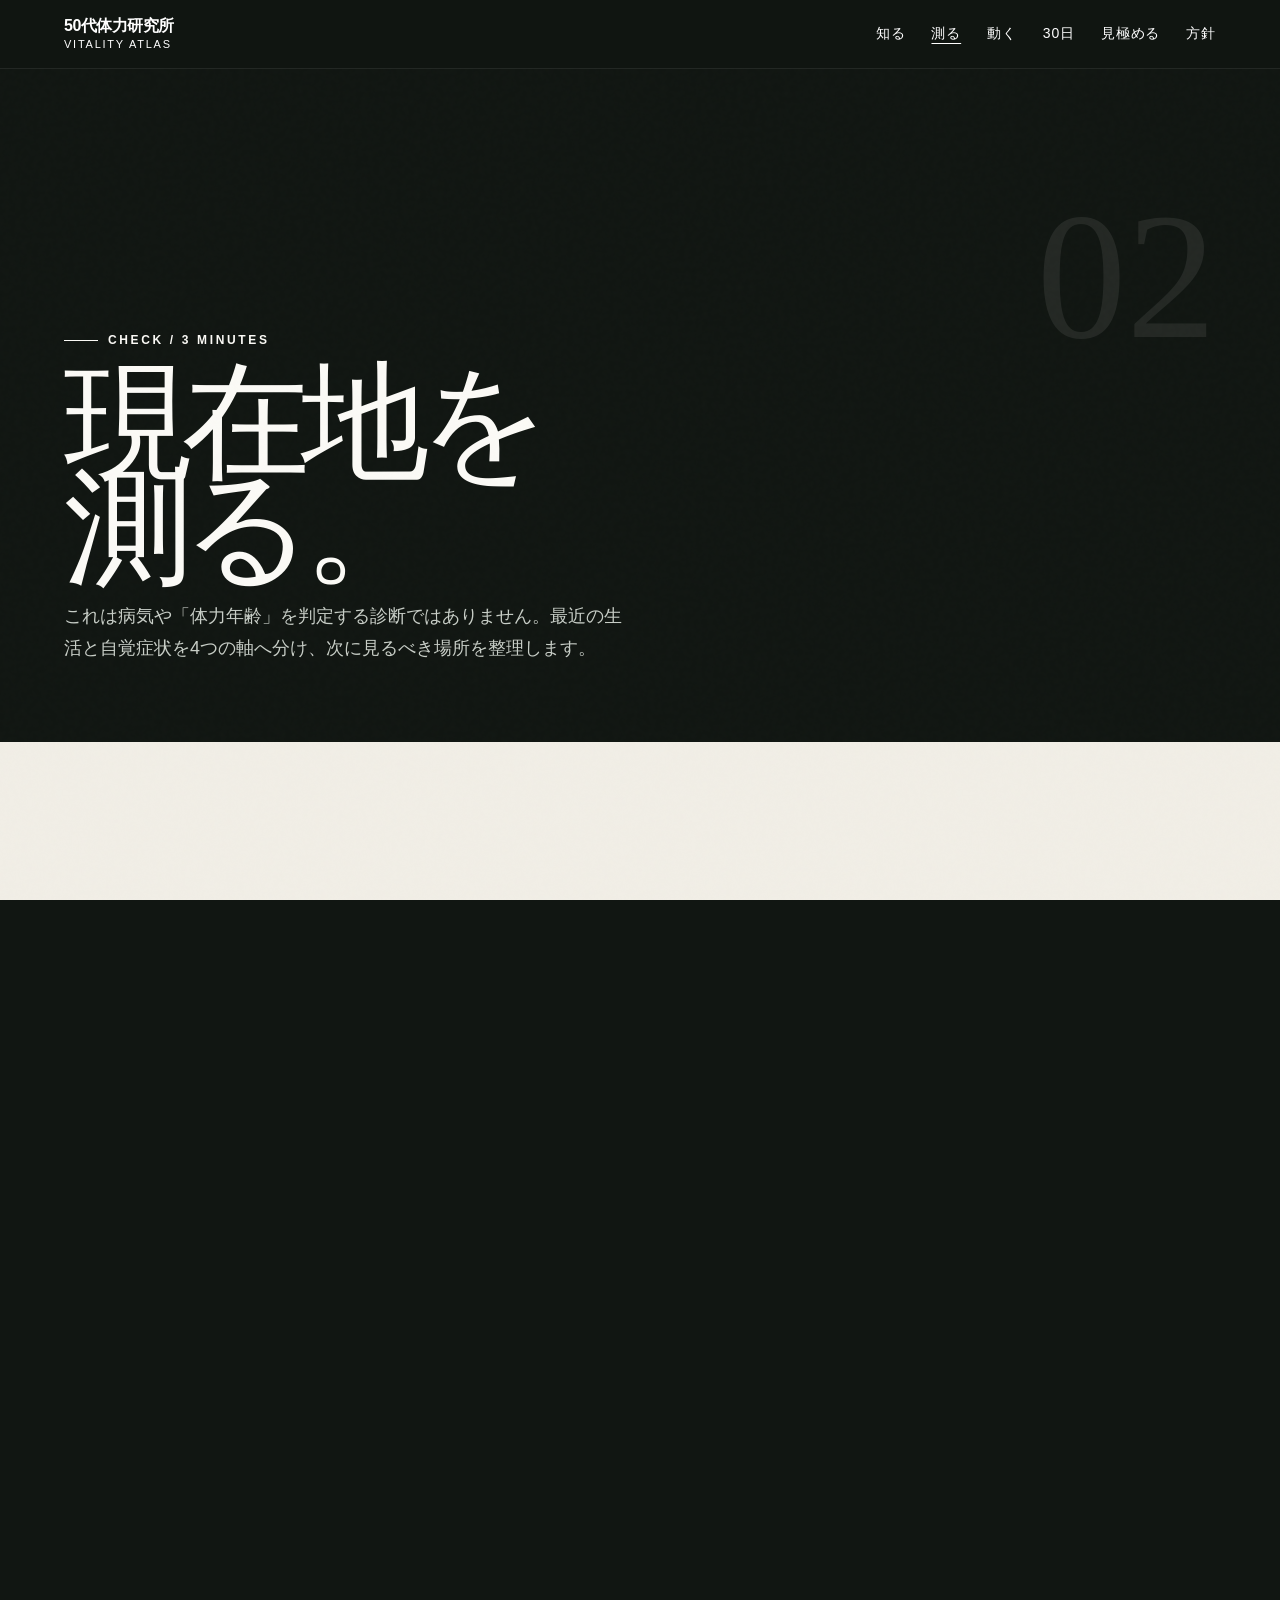
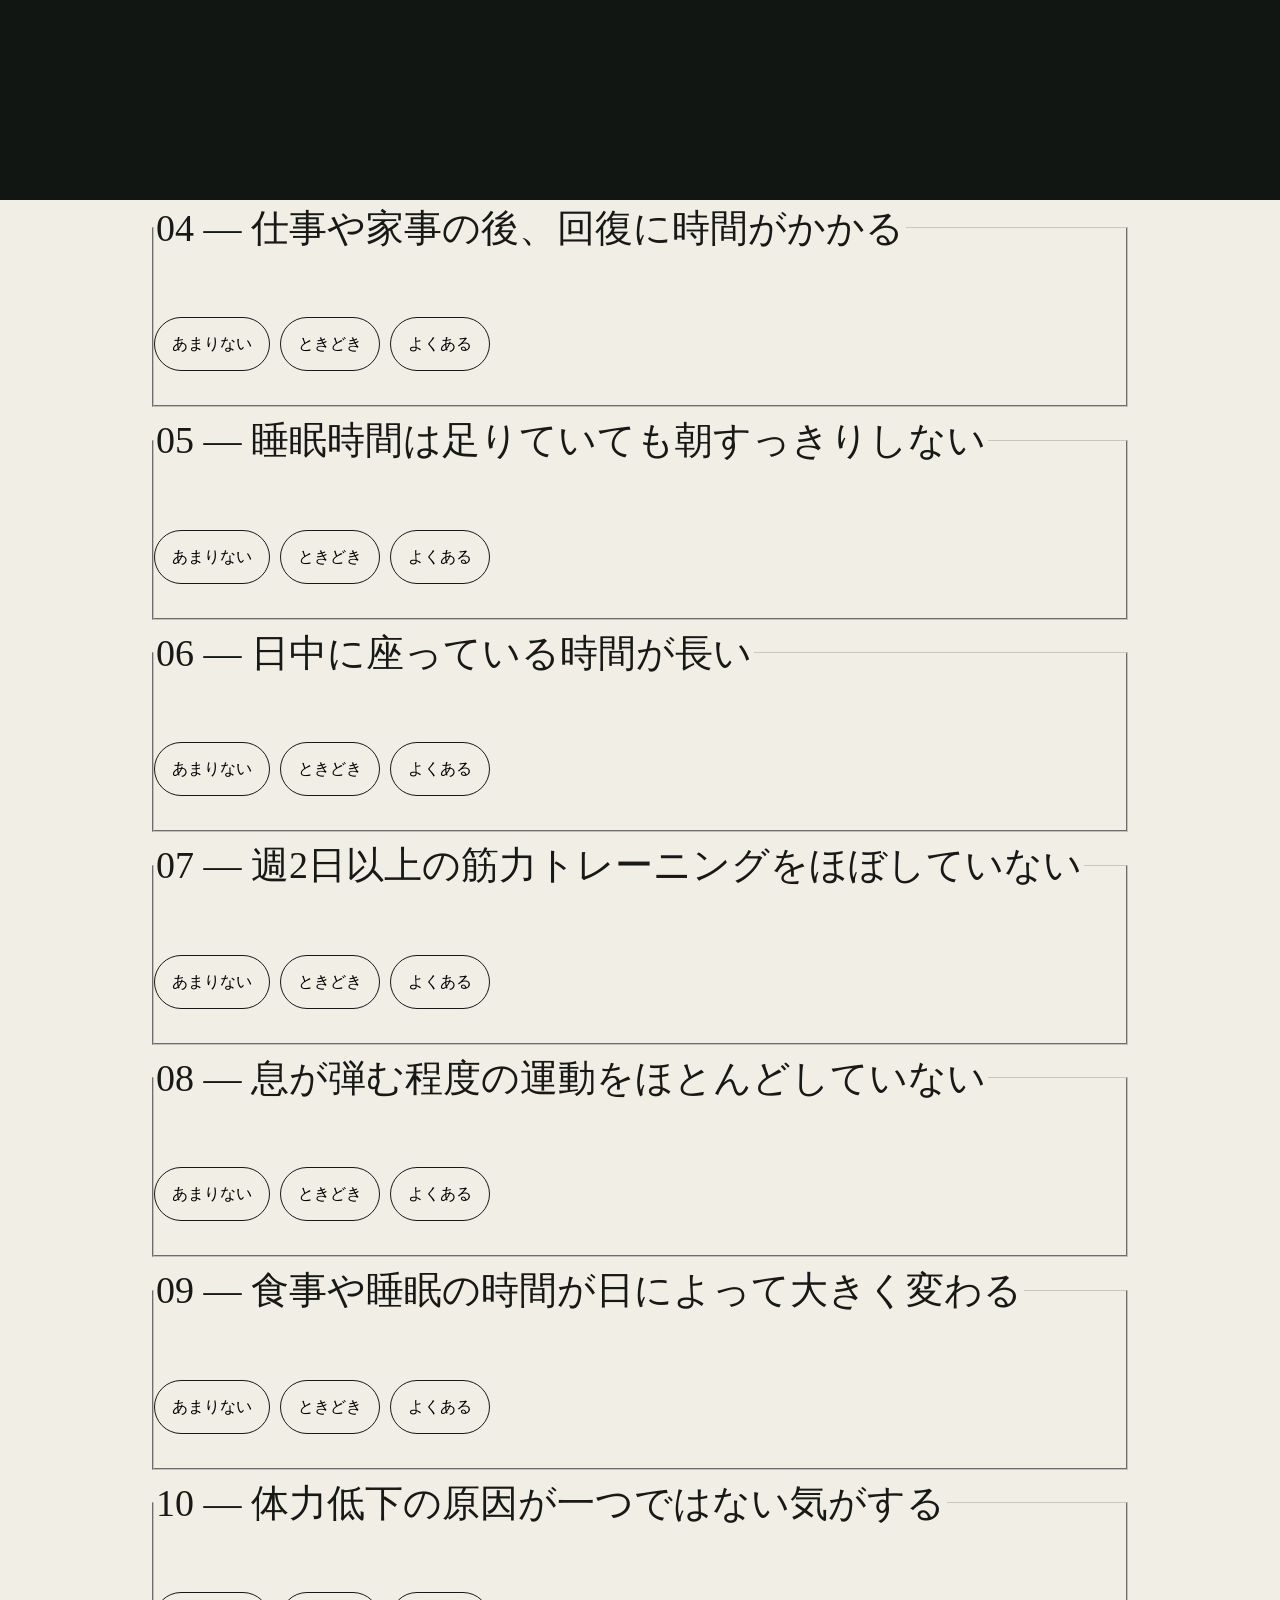
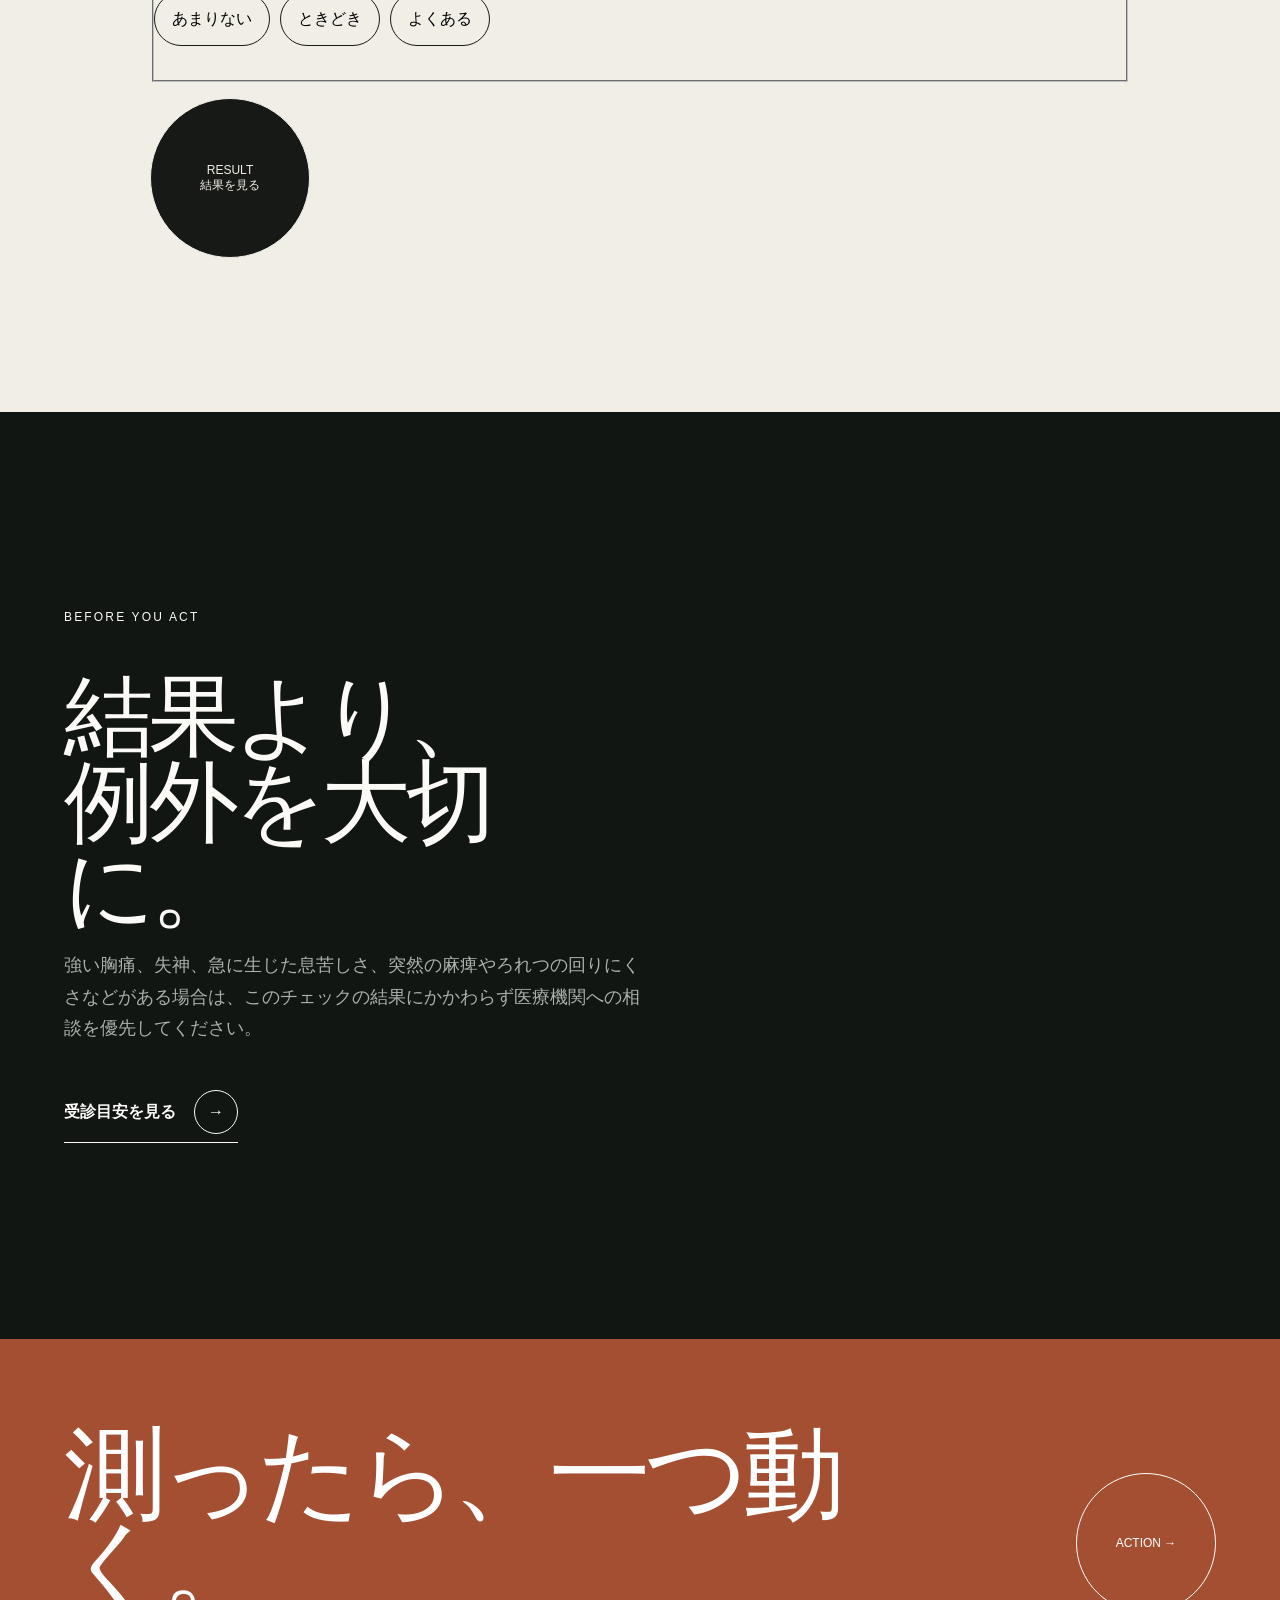
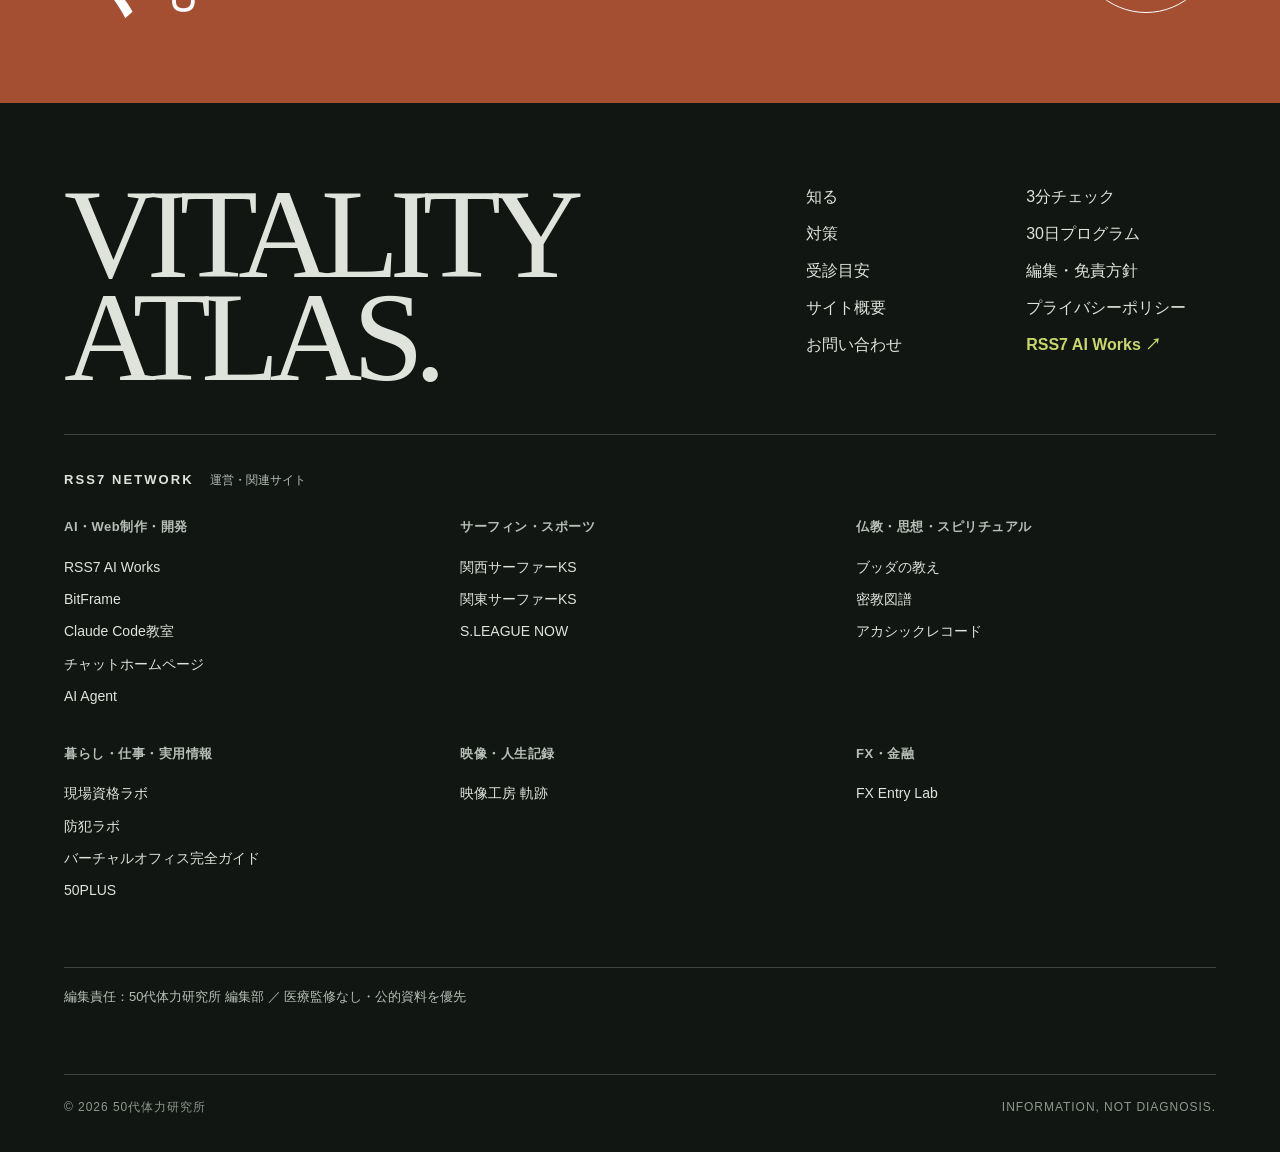
<file: check/index.html>
<!doctype html><html lang="ja"><head><meta charset="utf-8"><meta name="viewport" content="width=device-width,initial-scale=1"><title>3分体力チェック｜VITALITY ATLAS</title><meta name="description" content="50代の体力変化を筋力、持久力、睡眠、生活リズムの傾向から整理する10問。医療診断ではありません。"><link rel="canonical" href="https://oosaka0123-sudo.github.io/50plus-vitality-jp/check/"><meta property="og:title" content="3分体力チェック｜VITALITY ATLAS"><meta property="og:description" content="診断ではなく、身体の現在地を整理する10問。"><meta property="og:image" content="https://oosaka0123-sudo.github.io/50plus-vitality-jp/assets/og-image.png"><meta name="twitter:card" content="summary_large_image"><meta name="theme-color" content="#111612"><meta name="author" content="50代体力研究所編集部"><link rel="icon" href="../assets/favicon.svg" type="image/svg+xml"><link rel="manifest" href="../manifest.webmanifest"><link rel="stylesheet" href="../assets/style.css"></head><body><a class="skip" href="#main">本文へ移動</a><div class="page-transition"></div><header class="site-head"><a class="logo" href="../">50代体力研究所<small>VITALITY ATLAS</small></a><nav class="desk-nav" aria-label="主要ナビゲーション"><a href="../learn/">知る</a><a href="./">測る</a><a href="../action/">動く</a><a href="../program/">30日</a><a href="../medical/">見極める</a><a href="../about/">方針</a></nav><button class="menu-btn" type="button" aria-label="メニューを開く" aria-expanded="false"><span></span></button></header><div class="menu-panel" aria-hidden="true" inert><nav><a href="../">00 / HOME</a><a href="../learn/">01 / LEARN</a><a href="./">02 / CHECK</a><a href="../action/">03 / ACTION</a><a href="../program/">04 / 30 DAYS</a><a href="../medical/">05 / MEDICAL</a><a href="../about/">06 / ABOUT</a></nav></div><main id="main"><section class="page-hero hero-dark"><span class="page-no">02</span><div class="page-hero-copy"><div class="kicker">CHECK / 3 MINUTES</div><h1>現在地を<br>測る。</h1><p class="body-copy">これは病気や「体力年齢」を判定する診断ではありません。最近の生活と自覚症状を4つの軸へ分け、次に見るべき場所を整理します。</p></div><div class="page-hero-art photo-hero clip-reveal"><picture><source media="(max-width:700px)" srcset="../assets/photos/plaza-conversation-calm-640.webp"><img src="../assets/photos/plaza-conversation-calm-1280.webp" alt="落ち着いた広場で会話する50代の人たち" width="1280" height="720" loading="eager" decoding="async"></picture></div></section><section class="section"><div class="check-wrap"><div class="section-label">10 QUESTIONS / ANSWER ALL</div><p class="copy-xl reveal">正解はない。<br><strong>最近の自分</strong>に近いものを選ぶ。</p><ol id="questions-fallback" class="fallback-list"><li>最近、以前より歩く量が減った</li><li>階段や坂道で以前より疲れやすい</li><li>椅子から立つ動作が重く感じる</li><li>仕事や家事の後、回復に時間がかかる</li><li>睡眠時間は足りていても朝すっきりしない</li><li>日中に座っている時間が長い</li><li>週2日以上の筋力トレーニングをほぼしていない</li><li>息が弾む程度の運動をほとんどしていない</li><li>食事や睡眠の時間が日によって大きく変わる</li><li>体力低下の原因が一つではない気がする</li></ol><div id="questions"></div><p id="check-alert" role="status" aria-live="polite"></p><button id="calc" class="circle-link" type="button" style="background:var(--ink);color:var(--paper);width:160px;height:160px">RESULT<br>結果を見る</button><div id="result" class="result-panel" aria-live="polite"></div></div></section><section class="section section-dark"><div class="atlas-split"><div><div class="section-label">BEFORE YOU ACT</div><h2 class="display">結果より、<br>例外を大切に。</h2><p class="body-copy">強い胸痛、失神、急に生じた息苦しさ、突然の麻痺やろれつの回りにくさなどがある場合は、このチェックの結果にかかわらず医療機関への相談を優先してください。</p><a class="hero-cta" href="../medical/">受診目安を見る <b>→</b></a></div><div class="atlas-art clip-reveal"><img src="../assets/visuals/medical.svg" alt="受診判断を示す心拍波形の抽象図"></div></div></section><section class="cta-band"><h2>測ったら、一つ動く。</h2><a class="circle-link" href="../action/">ACTION →</a></section></main><footer class="footer"><div class="footer-top"><div class="footer-word">VITALITY<br>ATLAS.</div><nav aria-label="フッターナビゲーション"><a href="../learn/">知る</a><a href="../check/">3分チェック</a><a href="../action/">対策</a><a href="../program/">30日プログラム</a><a href="../medical/">受診目安</a><a href="../about/">編集・免責方針</a><a href="../site-overview/">サイト概要</a><a href="../privacy/">プライバシーポリシー</a><a href="../contact/">お問い合わせ</a><a class="rss7-link" href="https://rss7.net/" target="_blank" rel="noopener">RSS7 AI Works ↗</a></nav></div><section class="rss7-network" aria-labelledby="rss7-network-title">
<div class="rss7-network-head"><span id="rss7-network-title">RSS7 NETWORK</span><small>運営・関連サイト</small></div>
<div class="rss7-network-grid">
<div class="rss7-network-group"><h3>AI・Web制作・開発</h3><a href="https://rss7.net/" target="_blank" rel="noopener">RSS7 AI Works</a><a href="https://bitframe.rss7.net/" target="_blank" rel="noopener">BitFrame</a><a href="https://claudecode.rss7.net/" target="_blank" rel="noopener">Claude Code教室</a><a href="https://chat.rss7.net/" target="_blank" rel="noopener">チャットホームページ</a><a href="https://oosaka0123-sudo.github.io/ai-agent/" target="_blank" rel="noopener">AI Agent</a></div>
<div class="rss7-network-group"><h3>サーフィン・スポーツ</h3><a href="https://kansai.rss7.net/" target="_blank" rel="noopener">関西サーファーKS</a><a href="https://kanto.rss7.net/" target="_blank" rel="noopener">関東サーファーKS</a><a href="https://sleague.rss7.net/" target="_blank" rel="noopener">S.LEAGUE NOW</a></div>
<div class="rss7-network-group"><h3>仏教・思想・スピリチュアル</h3><a href="https://oosaka0123-sudo.github.io/buddha-no-oshie/" target="_blank" rel="noopener">ブッダの教え</a><a href="https://oosaka0123-sudo.github.io/mikkyou-guide/" target="_blank" rel="noopener">密教図譜</a><a href="https://oosaka0123-sudo.github.io/akashic-records-jp/" target="_blank" rel="noopener">アカシックレコード</a></div><div class="rss7-network-group"><h3>暮らし・仕事・実用情報</h3><a href="https://genba.rss7.net/" target="_blank" rel="noopener">現場資格ラボ</a><a href="https://bouhan.rss7.net/" target="_blank" rel="noopener">防犯ラボ</a><a href="https://oosaka0123-sudo.github.io/virtual-office/" target="_blank" rel="noopener">バーチャルオフィス完全ガイド</a><a href="https://oosaka0123-sudo.github.io/50plus/" target="_blank" rel="noopener">50PLUS</a></div>
<div class="rss7-network-group"><h3>映像・人生記録</h3><a href="https://kiseki.rss7.net/" target="_blank" rel="noopener">映像工房 軌跡</a></div>
<div class="rss7-network-group"><h3>FX・金融</h3><a href="https://oosaka0123-sudo.github.io/fx-entry-lab/" target="_blank" rel="noopener">FX Entry Lab</a></div>
</div></section><div class="editorial-note">編集責任：50代体力研究所 編集部 ／ 医療監修なし・公的資料を優先</div><div class="footer-bottom"><span>© 2026 50代体力研究所</span><span>INFORMATION, NOT DIAGNOSIS.</span></div></footer><script src="../assets/app.js"></script></body></html>
</file>
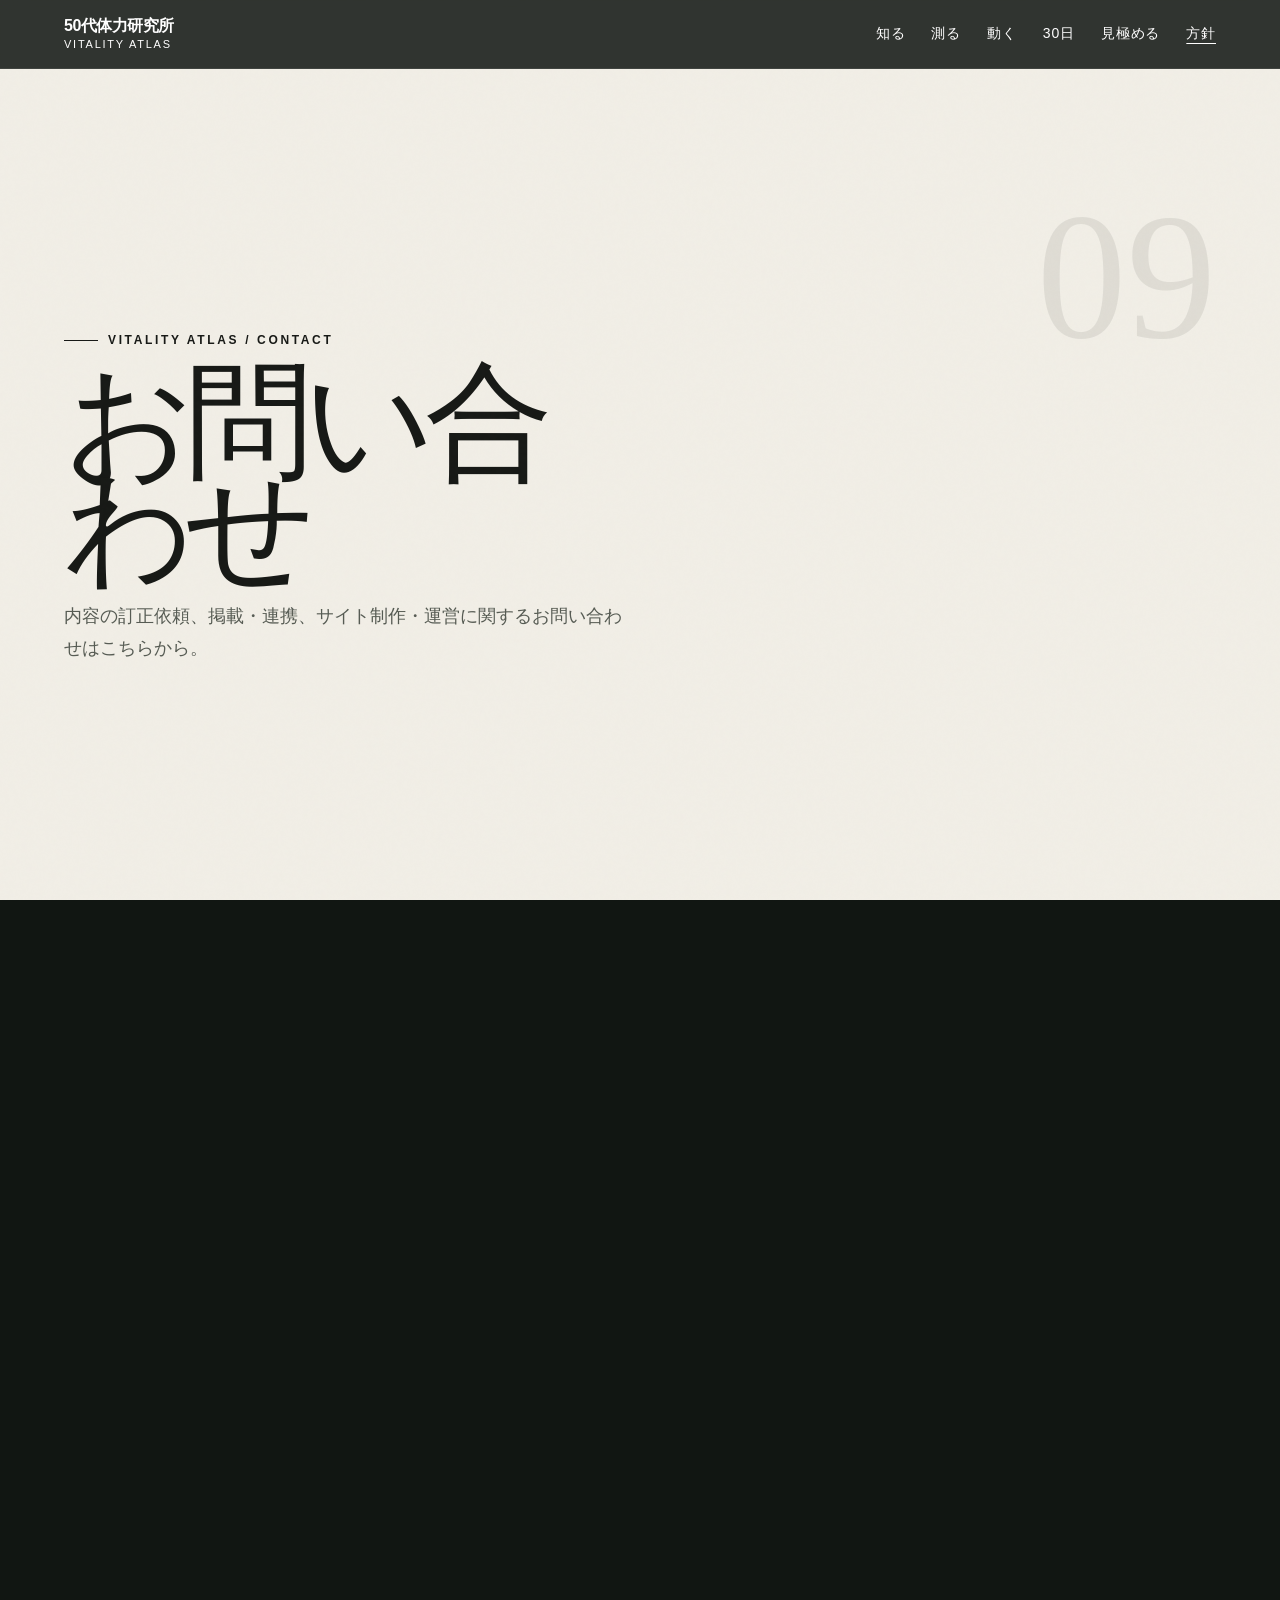
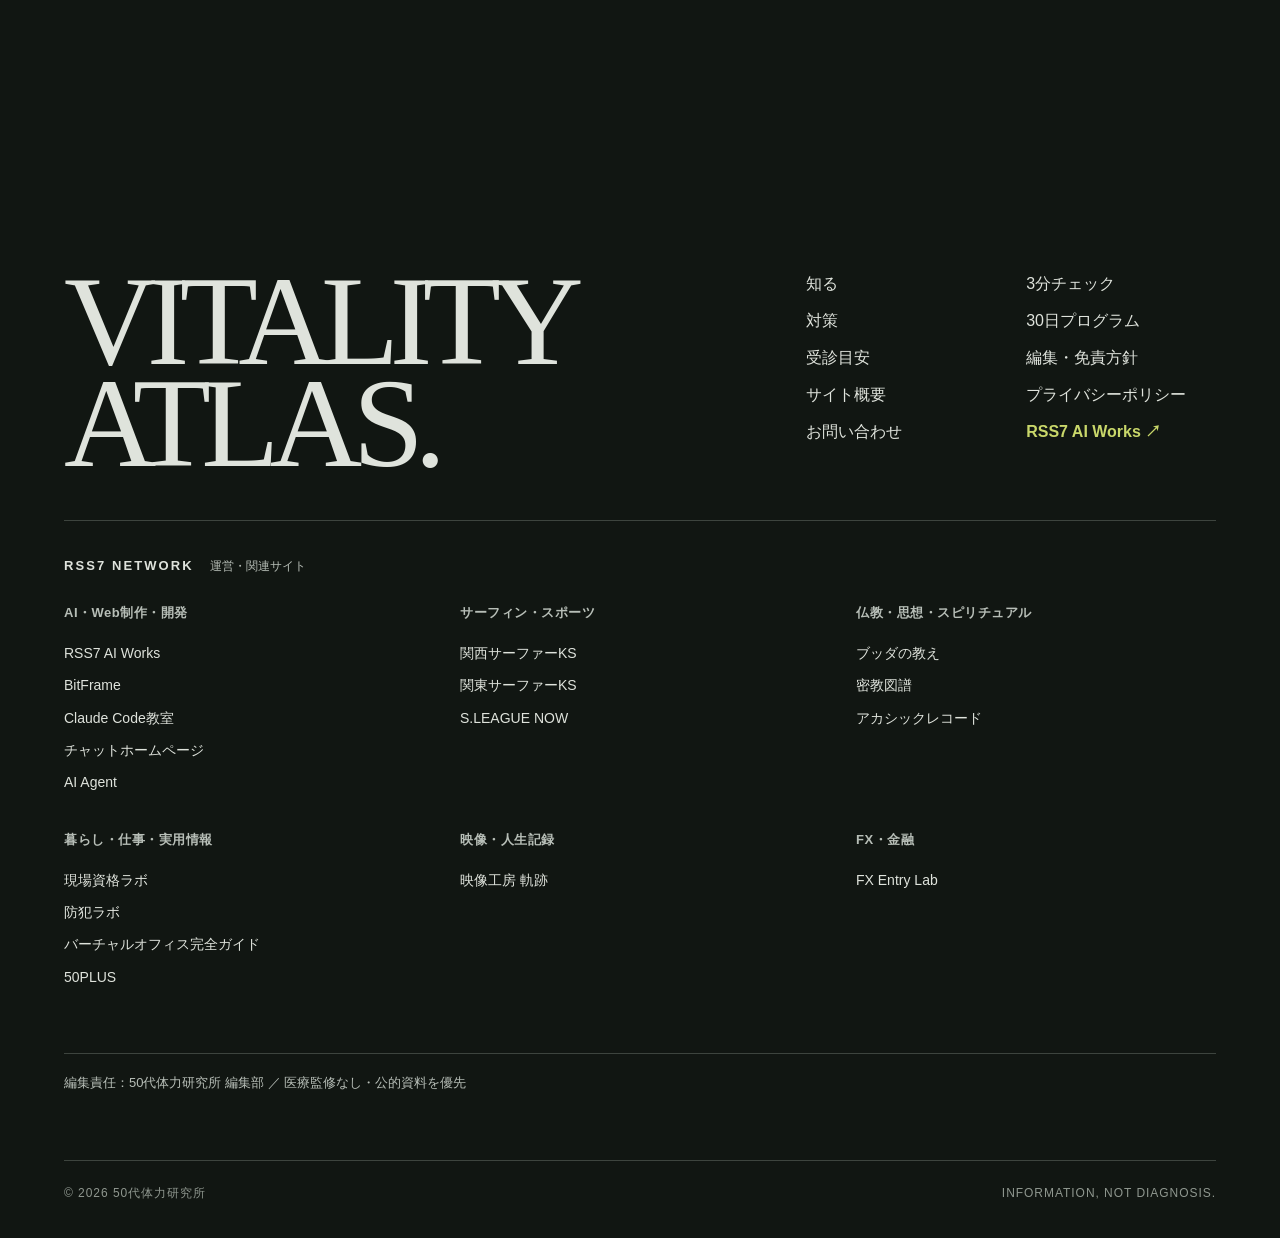
<file: contact/index.html>
<!doctype html><html lang="ja"><head><meta charset="utf-8"><meta name="viewport" content="width=device-width,initial-scale=1"><title>お問い合わせ｜50代体力研究所</title><meta name="description" content="50代体力研究所へのお問い合わせ窓口です。内容の訂正、掲載、制作・運営に関するご連絡先をご案内します。"><link rel="canonical" href="https://oosaka0123-sudo.github.io/50plus-vitality-jp/contact/"><meta property="og:title" content="編集・出典・免責方針｜VITALITY ATLAS"><meta property="og:description" content="信頼をデザインの一部にする。"><meta property="og:image" content="https://oosaka0123-sudo.github.io/50plus-vitality-jp/assets/og-image.png"><meta name="twitter:card" content="summary_large_image"><meta name="theme-color" content="#111612"><meta name="author" content="50代体力研究所編集部"><link rel="icon" href="../assets/favicon.svg" type="image/svg+xml"><link rel="manifest" href="../manifest.webmanifest"><link rel="stylesheet" href="../assets/style.css"></head><body><a class="skip" href="#main">本文へ移動</a><div class="page-transition"></div><header class="site-head"><a class="logo" href="../">50代体力研究所<small>VITALITY ATLAS</small></a><nav class="desk-nav" aria-label="主要ナビゲーション"><a href="../learn/">知る</a><a href="../check/">測る</a><a href="../action/">動く</a><a href="../program/">30日</a><a href="../medical/">見極める</a><a href="./">方針</a></nav><button class="menu-btn" type="button" aria-label="メニューを開く" aria-expanded="false"><span></span></button></header><div class="menu-panel" aria-hidden="true" inert><nav><a href="../">00 / HOME</a><a href="../learn/">01 / LEARN</a><a href="../check/">02 / CHECK</a><a href="../action/">03 / ACTION</a><a href="../program/">04 / 30 DAYS</a><a href="../medical/">05 / MEDICAL</a><a href="./">06 / ABOUT</a></nav></div><main id="main"><section class="page-hero"><div class="page-no">09</div><div class="page-hero-copy"><div class="kicker">VITALITY ATLAS / CONTACT</div><h1>お問い合わせ</h1><p class="body-copy">内容の訂正依頼、掲載・連携、サイト制作・運営に関するお問い合わせはこちらから。</p></div><div class="page-hero-art clip-reveal"><picture><source media="(max-width:560px)" srcset="../assets/photos/pottery-studio-640.webp"><img src="../assets/photos/pottery-studio-1280.webp" alt="落ち着いた工房で作業する人物のイメージ" width="1280" height="853" loading="eager"></picture></div></section><section class="section"><div class="section-label">CONTACT</div><div class="legal-copy"><h2>お問い合わせ窓口</h2><p>当サイトへのご意見、情報の訂正依頼、掲載・連携、制作・運営に関するお問い合わせは、運営連携先のRSS7 AI Worksウェブサイトからお願いします。</p><div class="contact-panel"><p><strong>お問い合わせの例</strong></p><p>記事内容・出典の訂正／リンク切れの報告／取材・掲載・連携の相談／Webサイト制作・運営に関する相談</p><a class="contact-cta" href="https://rss7.net/" target="_blank" rel="noopener">RSS7 AI Works を開く <span aria-hidden="true">↗</span></a></div><p class="editorial-note">緊急の体調相談や医療相談を受け付ける窓口ではありません。急な胸痛、強い息苦しさ、意識障害などがある場合は、適切な救急・医療機関へ連絡してください。</p></div></section></main><footer class="footer"><div class="footer-top"><div class="footer-word">VITALITY<br>ATLAS.</div><nav aria-label="フッターナビゲーション"><a href="../learn/">知る</a><a href="../check/">3分チェック</a><a href="../action/">対策</a><a href="../program/">30日プログラム</a><a href="../medical/">受診目安</a><a href="../about/">編集・免責方針</a><a href="../site-overview/">サイト概要</a><a href="../privacy/">プライバシーポリシー</a><a href="../contact/">お問い合わせ</a><a class="rss7-link" href="https://rss7.net/" target="_blank" rel="noopener">RSS7 AI Works ↗</a></nav></div><section class="rss7-network" aria-labelledby="rss7-network-title">
<div class="rss7-network-head"><span id="rss7-network-title">RSS7 NETWORK</span><small>運営・関連サイト</small></div>
<div class="rss7-network-grid">
<div class="rss7-network-group"><h3>AI・Web制作・開発</h3><a href="https://rss7.net/" target="_blank" rel="noopener">RSS7 AI Works</a><a href="https://bitframe.rss7.net/" target="_blank" rel="noopener">BitFrame</a><a href="https://claudecode.rss7.net/" target="_blank" rel="noopener">Claude Code教室</a><a href="https://chat.rss7.net/" target="_blank" rel="noopener">チャットホームページ</a><a href="https://oosaka0123-sudo.github.io/ai-agent/" target="_blank" rel="noopener">AI Agent</a></div>
<div class="rss7-network-group"><h3>サーフィン・スポーツ</h3><a href="https://kansai.rss7.net/" target="_blank" rel="noopener">関西サーファーKS</a><a href="https://kanto.rss7.net/" target="_blank" rel="noopener">関東サーファーKS</a><a href="https://sleague.rss7.net/" target="_blank" rel="noopener">S.LEAGUE NOW</a></div>
<div class="rss7-network-group"><h3>仏教・思想・スピリチュアル</h3><a href="https://oosaka0123-sudo.github.io/buddha-no-oshie/" target="_blank" rel="noopener">ブッダの教え</a><a href="https://oosaka0123-sudo.github.io/mikkyou-guide/" target="_blank" rel="noopener">密教図譜</a><a href="https://oosaka0123-sudo.github.io/akashic-records-jp/" target="_blank" rel="noopener">アカシックレコード</a></div><div class="rss7-network-group"><h3>暮らし・仕事・実用情報</h3><a href="https://genba.rss7.net/" target="_blank" rel="noopener">現場資格ラボ</a><a href="https://bouhan.rss7.net/" target="_blank" rel="noopener">防犯ラボ</a><a href="https://oosaka0123-sudo.github.io/virtual-office/" target="_blank" rel="noopener">バーチャルオフィス完全ガイド</a><a href="https://oosaka0123-sudo.github.io/50plus/" target="_blank" rel="noopener">50PLUS</a></div>
<div class="rss7-network-group"><h3>映像・人生記録</h3><a href="https://kiseki.rss7.net/" target="_blank" rel="noopener">映像工房 軌跡</a></div>
<div class="rss7-network-group"><h3>FX・金融</h3><a href="https://oosaka0123-sudo.github.io/fx-entry-lab/" target="_blank" rel="noopener">FX Entry Lab</a></div>
</div></section><div class="editorial-note">編集責任：50代体力研究所 編集部 ／ 医療監修なし・公的資料を優先</div><div class="footer-bottom"><span>© 2026 50代体力研究所</span><span>INFORMATION, NOT DIAGNOSIS.</span></div></footer><script src="../assets/app.js"></script></body></html>
</file>
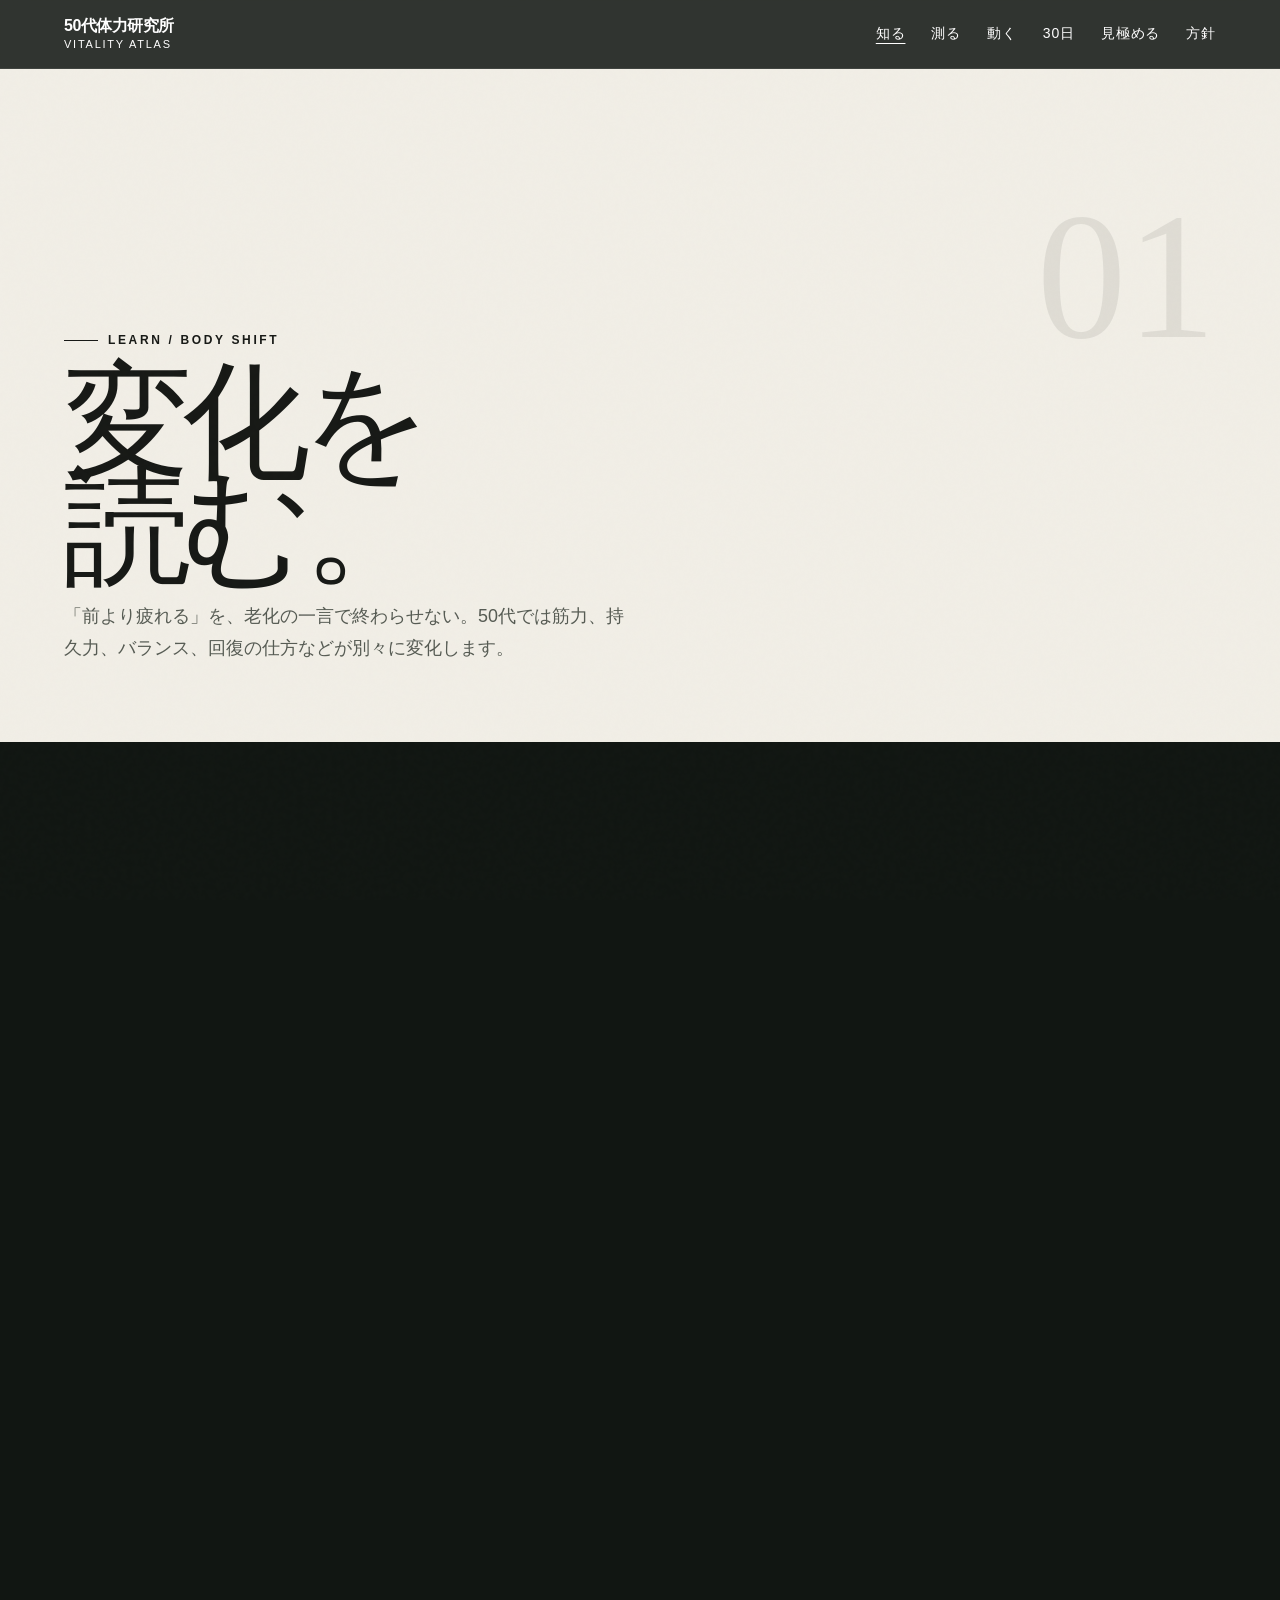
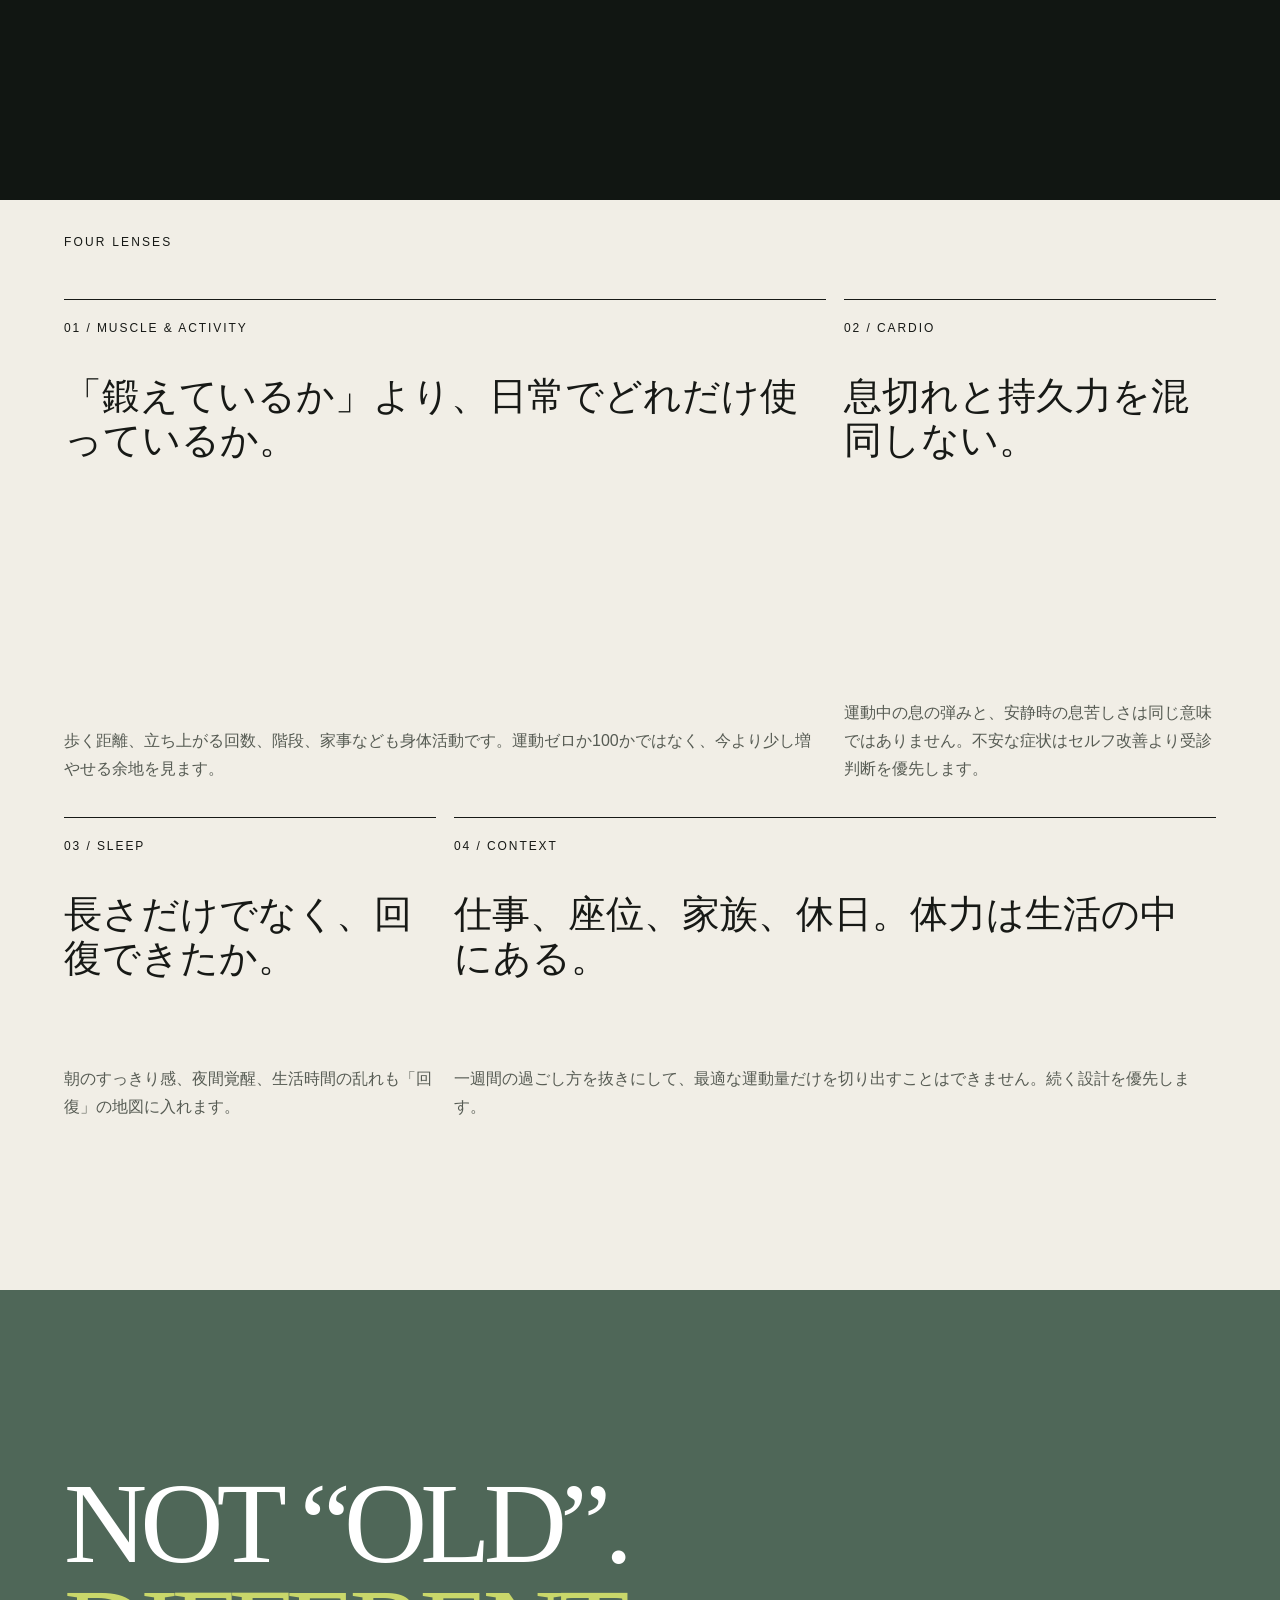
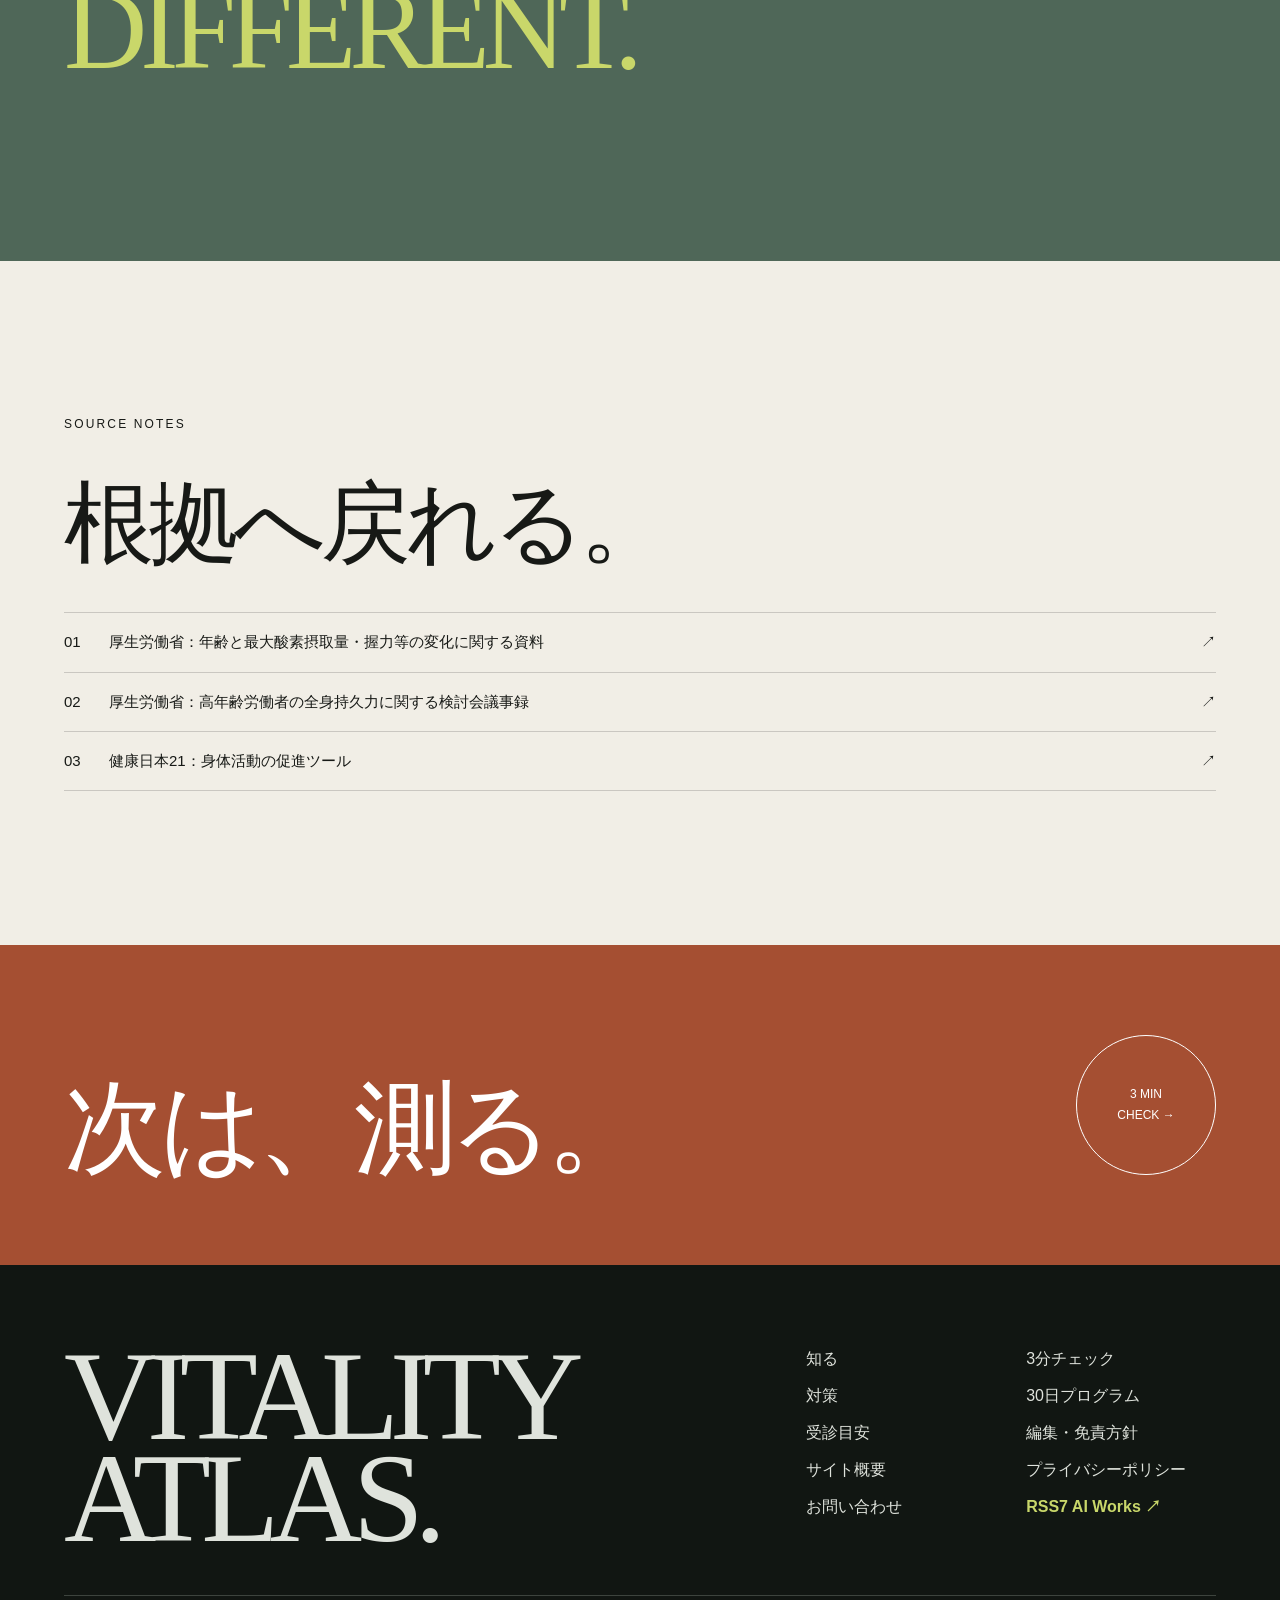
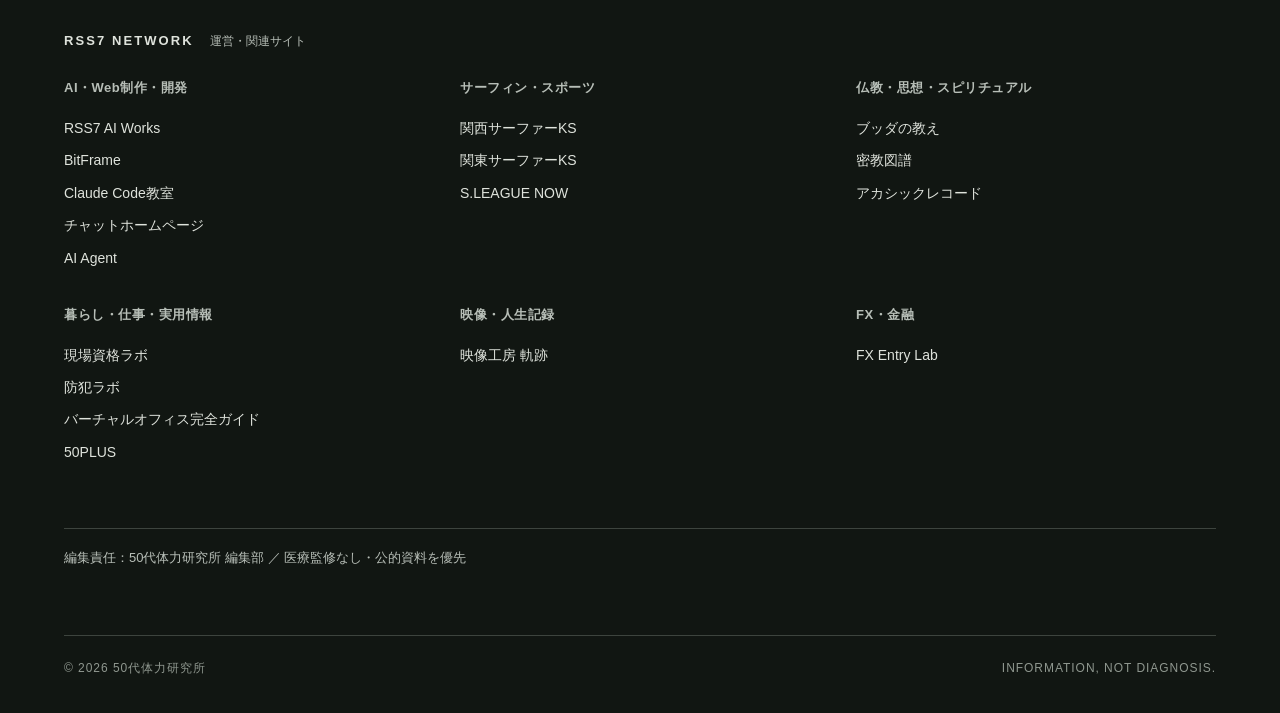
<file: learn/index.html>
<!doctype html><html lang="ja"><head><meta charset="utf-8"><meta name="viewport" content="width=device-width,initial-scale=1"><title>50代の体力低下を知る｜VITALITY ATLAS</title><meta name="description" content="50代で起きる体力の変化を筋力、持久力、回復、生活リズムに分けて理解します。"><link rel="canonical" href="https://oosaka0123-sudo.github.io/50plus-vitality-jp/learn/"><meta property="og:title" content="50代の体力低下を知る｜VITALITY ATLAS"><meta property="og:description" content="年齢の一言で終わらせず、変化を分解して読む。"><meta property="og:image" content="https://oosaka0123-sudo.github.io/50plus-vitality-jp/assets/og-image.png"><meta name="twitter:card" content="summary_large_image"><meta name="theme-color" content="#f1eee6"><link rel="stylesheet" href="../assets/style.css"><link rel="manifest" href="../manifest.webmanifest"></head><body><a class="skip" href="#main">本文へ移動</a><div class="page-transition"></div><header class="site-head"><a class="logo" href="../">50代体力研究所<small>VITALITY ATLAS</small></a><nav class="desk-nav" aria-label="主要ナビゲーション"><a href="./">知る</a><a href="../check/">測る</a><a href="../action/">動く</a><a href="../program/">30日</a><a href="../medical/">見極める</a><a href="../about/">方針</a></nav><button class="menu-btn" type="button" aria-label="メニューを開く" aria-expanded="false"><span></span></button></header><div class="menu-panel" aria-hidden="true" inert><nav><a href="../">00 / HOME</a><a href="./">01 / LEARN</a><a href="../check/">02 / CHECK</a><a href="../action/">03 / ACTION</a><a href="../program/">04 / 30 DAYS</a><a href="../medical/">05 / MEDICAL</a><a href="../about/">06 / ABOUT</a></nav></div><main id="main"><section class="page-hero"><span class="page-no">01</span><div class="page-hero-copy"><div class="kicker">LEARN / BODY SHIFT</div><h1>変化を<br>読む。</h1><p class="body-copy">「前より疲れる」を、老化の一言で終わらせない。50代では筋力、持久力、バランス、回復の仕方などが別々に変化します。</p></div><div class="page-hero-art photo-hero clip-reveal"><picture><source media="(max-width:700px)" srcset="../assets/photos/street-walk-dusk-640.webp"><img src="../assets/photos/street-walk-dusk-1280.webp" alt="50代の男女が夕暮れの街を歩く様子" width="1280" height="720" loading="eager" decoding="async"></picture></div></section><section class="section section-dark"><div class="section-label">WHY IT FEELS DIFFERENT</div><p class="copy-xl reveal">身体の変化は、<br><strong>一斉には起きない。</strong></p><div class="measure-grid reveal"><article class="measure"><small>STRENGTH</small><div class="measure-num">筋</div><p>握力や下肢筋力などは年齢とともに変化します。ただし、日常生活の活動量や運動習慣でも差が出ます。</p></article><article class="measure"><small>ENDURANCE</small><div class="measure-num">持</div><p>全身持久力は「活発な身体活動を維持するための体力」という見方ができます。疲れやすさを考える重要な軸です。</p></article><article class="measure"><small>RECOVERY</small><div class="measure-num">回</div><p>仕事・睡眠・生活リズムが重なると、単純な運動不足では説明しにくい疲れ方になります。</p></article></div></section><section class="section"><div class="section-label">FOUR LENSES</div><div class="editorial-grid"><article class="editorial-card wide tall reveal"><span class="tag">01 / MUSCLE & ACTIVITY</span><h3>「鍛えているか」より、日常でどれだけ使っているか。</h3><p>歩く距離、立ち上がる回数、階段、家事なども身体活動です。運動ゼロか100かではなく、今より少し増やせる余地を見ます。</p></article><article class="editorial-card reveal"><span class="tag">02 / CARDIO</span><h3>息切れと持久力を混同しない。</h3><p>運動中の息の弾みと、安静時の息苦しさは同じ意味ではありません。不安な症状はセルフ改善より受診判断を優先します。</p></article><article class="editorial-card reveal"><span class="tag">03 / SLEEP</span><h3>長さだけでなく、回復できたか。</h3><p>朝のすっきり感、夜間覚醒、生活時間の乱れも「回復」の地図に入れます。</p></article><article class="editorial-card wide reveal"><span class="tag">04 / CONTEXT</span><h3>仕事、座位、家族、休日。体力は生活の中にある。</h3><p>一週間の過ごし方を抜きにして、最適な運動量だけを切り出すことはできません。続く設計を優先します。</p></article></div></section><section class="quote-band"><p class="reveal">NOT “OLD”.<br><em>DIFFERENT.</em></p></section><section class="section"><div class="section-label">SOURCE NOTES</div><h2 class="display reveal">根拠へ戻れる。</h2><div class="source-list reveal"><a href="https://www.mhlw.go.jp/stf/shingi/0000023804.html" target="_blank" rel="noopener"><span>01</span><span>厚生労働省：年齢と最大酸素摂取量・握力等の変化に関する資料</span><span>↗</span></a><a href="https://www.mhlw.go.jp/stf/newpage_69340.html" target="_blank" rel="noopener"><span>02</span><span>厚生労働省：高年齢労働者の全身持久力に関する検討会議事録</span><span>↗</span></a><a href="https://kennet.mhlw.go.jp/tools/tools_physical/index" target="_blank" rel="noopener"><span>03</span><span>健康日本21：身体活動の促進ツール</span><span>↗</span></a></div></section><section class="cta-band"><h2>次は、測る。</h2><a class="circle-link" href="../check/">3 MIN<br>CHECK →</a></section></main><footer class="footer"><div class="footer-top"><div class="footer-word">VITALITY<br>ATLAS.</div><nav aria-label="フッターナビゲーション"><a href="../learn/">知る</a><a href="../check/">3分チェック</a><a href="../action/">対策</a><a href="../program/">30日プログラム</a><a href="../medical/">受診目安</a><a href="../about/">編集・免責方針</a><a href="../site-overview/">サイト概要</a><a href="../privacy/">プライバシーポリシー</a><a href="../contact/">お問い合わせ</a><a class="rss7-link" href="https://rss7.net/" target="_blank" rel="noopener">RSS7 AI Works ↗</a></nav></div><section class="rss7-network" aria-labelledby="rss7-network-title">
<div class="rss7-network-head"><span id="rss7-network-title">RSS7 NETWORK</span><small>運営・関連サイト</small></div>
<div class="rss7-network-grid">
<div class="rss7-network-group"><h3>AI・Web制作・開発</h3><a href="https://rss7.net/" target="_blank" rel="noopener">RSS7 AI Works</a><a href="https://bitframe.rss7.net/" target="_blank" rel="noopener">BitFrame</a><a href="https://claudecode.rss7.net/" target="_blank" rel="noopener">Claude Code教室</a><a href="https://chat.rss7.net/" target="_blank" rel="noopener">チャットホームページ</a><a href="https://oosaka0123-sudo.github.io/ai-agent/" target="_blank" rel="noopener">AI Agent</a></div>
<div class="rss7-network-group"><h3>サーフィン・スポーツ</h3><a href="https://kansai.rss7.net/" target="_blank" rel="noopener">関西サーファーKS</a><a href="https://kanto.rss7.net/" target="_blank" rel="noopener">関東サーファーKS</a><a href="https://sleague.rss7.net/" target="_blank" rel="noopener">S.LEAGUE NOW</a></div>
<div class="rss7-network-group"><h3>仏教・思想・スピリチュアル</h3><a href="https://oosaka0123-sudo.github.io/buddha-no-oshie/" target="_blank" rel="noopener">ブッダの教え</a><a href="https://oosaka0123-sudo.github.io/mikkyou-guide/" target="_blank" rel="noopener">密教図譜</a><a href="https://oosaka0123-sudo.github.io/akashic-records-jp/" target="_blank" rel="noopener">アカシックレコード</a></div><div class="rss7-network-group"><h3>暮らし・仕事・実用情報</h3><a href="https://genba.rss7.net/" target="_blank" rel="noopener">現場資格ラボ</a><a href="https://bouhan.rss7.net/" target="_blank" rel="noopener">防犯ラボ</a><a href="https://oosaka0123-sudo.github.io/virtual-office/" target="_blank" rel="noopener">バーチャルオフィス完全ガイド</a><a href="https://oosaka0123-sudo.github.io/50plus/" target="_blank" rel="noopener">50PLUS</a></div>
<div class="rss7-network-group"><h3>映像・人生記録</h3><a href="https://kiseki.rss7.net/" target="_blank" rel="noopener">映像工房 軌跡</a></div>
<div class="rss7-network-group"><h3>FX・金融</h3><a href="https://oosaka0123-sudo.github.io/fx-entry-lab/" target="_blank" rel="noopener">FX Entry Lab</a></div>
</div></section><div class="editorial-note">編集責任：50代体力研究所 編集部 ／ 医療監修なし・公的資料を優先</div><div class="footer-bottom"><span>© 2026 50代体力研究所</span><span>INFORMATION, NOT DIAGNOSIS.</span></div></footer><script src="../assets/app.js"></script></body></html>
</file>
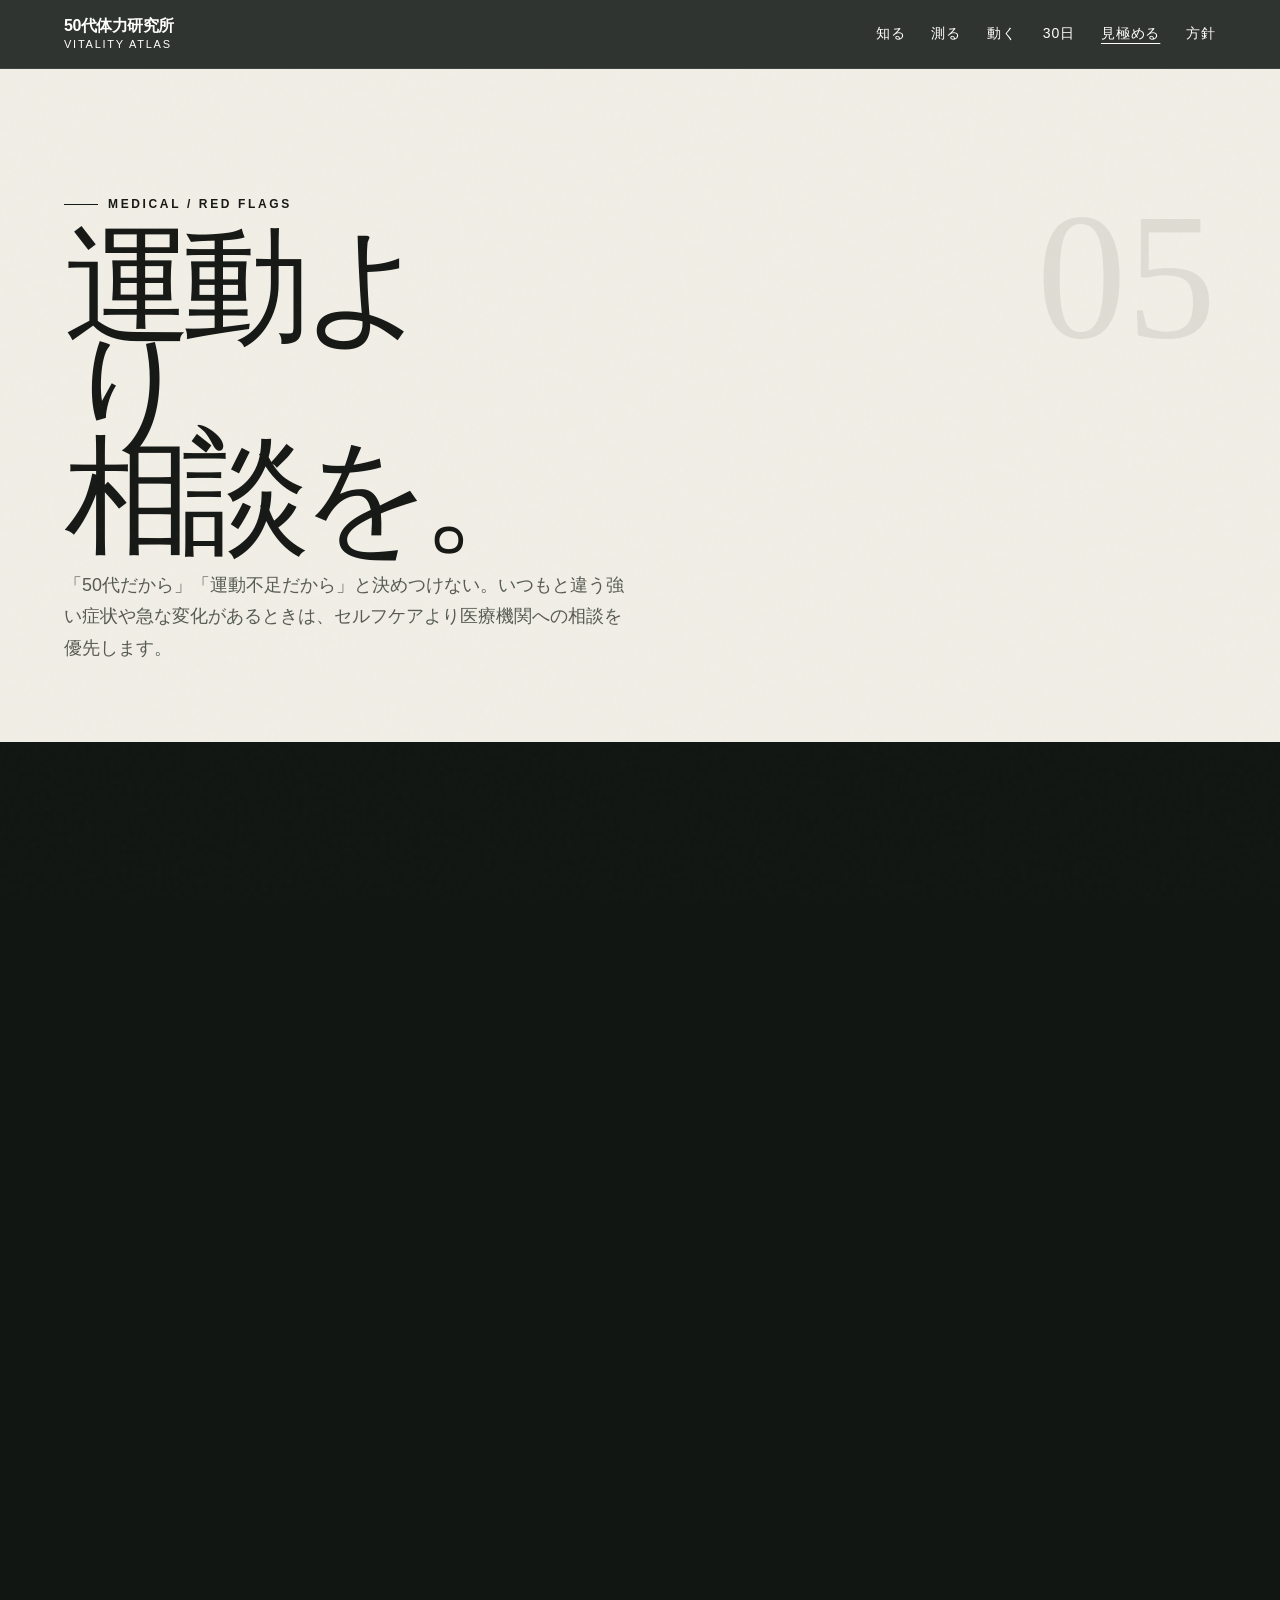
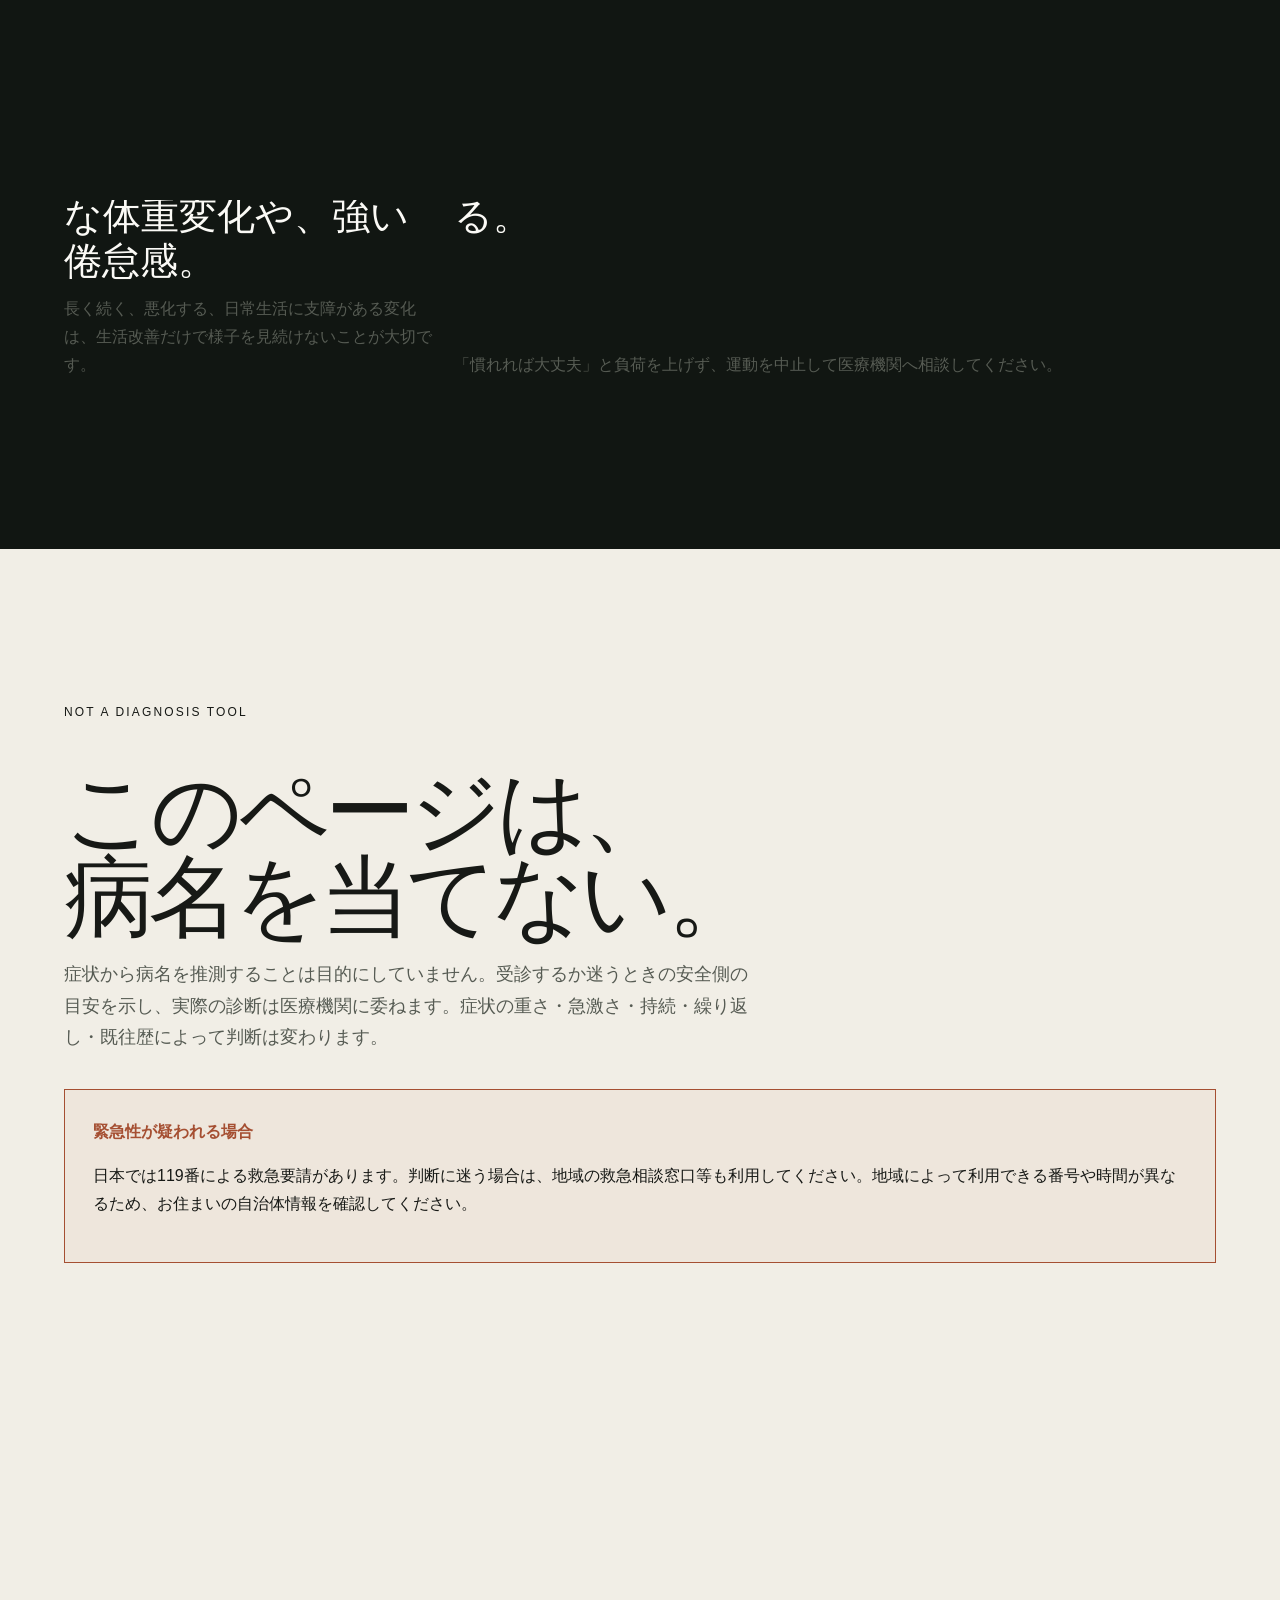
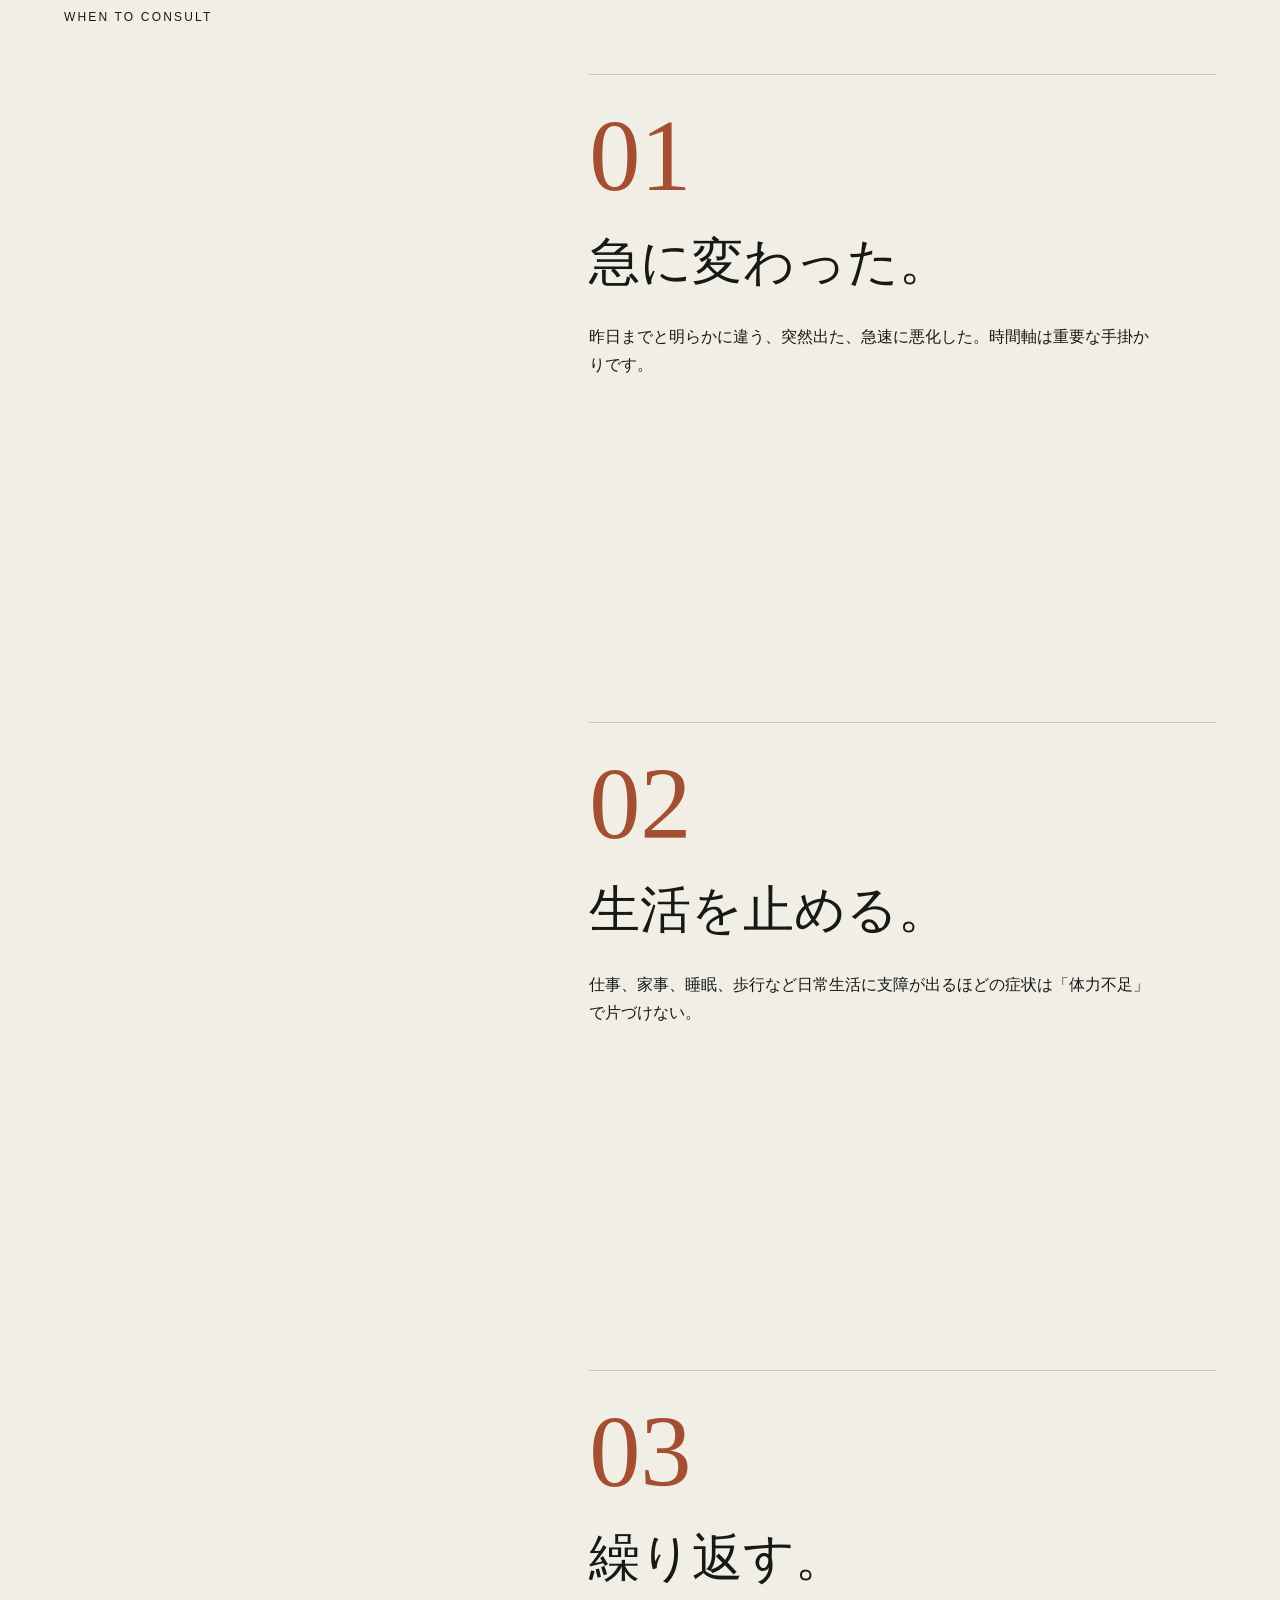
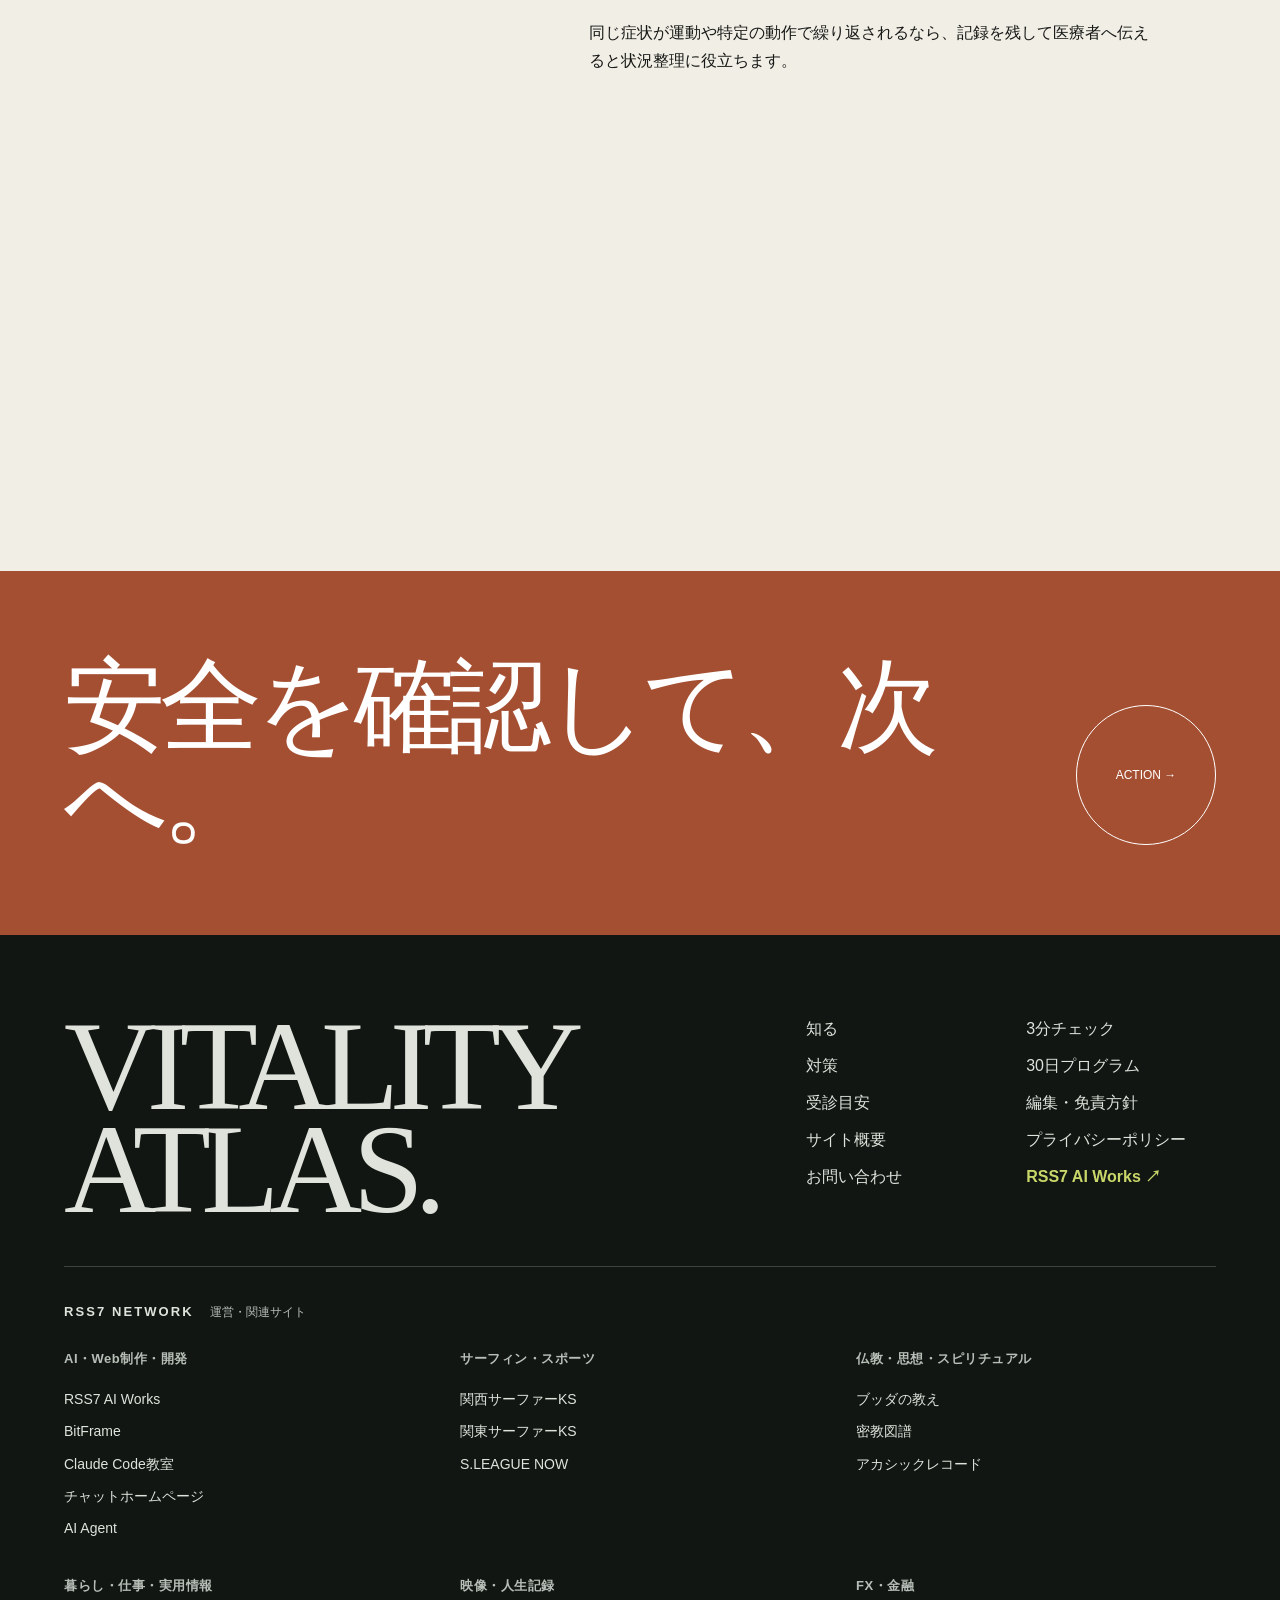
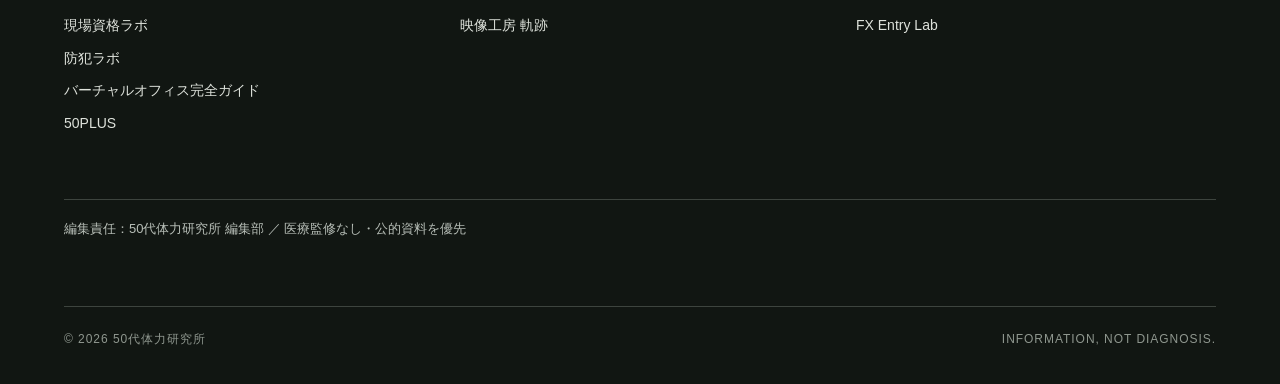
<file: medical/index.html>
<!doctype html><html lang="ja"><head><meta charset="utf-8"><meta name="viewport" content="width=device-width,initial-scale=1"><title>受診を考える目安｜VITALITY ATLAS</title><meta name="description" content="体力低下を運動不足と決めつけないために、医療機関への相談を優先したい症状や考え方を整理します。"><link rel="canonical" href="https://oosaka0123-sudo.github.io/50plus-vitality-jp/medical/"><meta property="og:title" content="受診を考える目安｜VITALITY ATLAS"><meta property="og:description" content="運動を始める前に、見逃したくないサインを知る。"><meta property="og:image" content="https://oosaka0123-sudo.github.io/50plus-vitality-jp/assets/og-image.png"><meta name="twitter:card" content="summary_large_image"><meta name="theme-color" content="#f1eee6"><link rel="stylesheet" href="../assets/style.css"><link rel="manifest" href="../manifest.webmanifest"></head><body><a class="skip" href="#main">本文へ移動</a><div class="page-transition"></div><header class="site-head"><a class="logo" href="../">50代体力研究所<small>VITALITY ATLAS</small></a><nav class="desk-nav" aria-label="主要ナビゲーション"><a href="../learn/">知る</a><a href="../check/">測る</a><a href="../action/">動く</a><a href="../program/">30日</a><a href="./">見極める</a><a href="../about/">方針</a></nav><button class="menu-btn" type="button" aria-label="メニューを開く" aria-expanded="false"><span></span></button></header><div class="menu-panel" aria-hidden="true" inert><nav><a href="../">00 / HOME</a><a href="../learn/">01 / LEARN</a><a href="../check/">02 / CHECK</a><a href="../action/">03 / ACTION</a><a href="../program/">04 / 30 DAYS</a><a href="./">05 / MEDICAL</a><a href="../about/">06 / ABOUT</a></nav></div><main id="main"><section class="page-hero"><span class="page-no">05</span><div class="page-hero-copy"><div class="kicker">MEDICAL / RED FLAGS</div><h1>運動より、<br>相談を。</h1><p class="body-copy">「50代だから」「運動不足だから」と決めつけない。いつもと違う強い症状や急な変化があるときは、セルフケアより医療機関への相談を優先します。</p></div><div class="page-hero-art photo-hero clip-reveal"><picture><source media="(max-width:700px)" srcset="../assets/photos/plaza-conversation-calm-640.webp"><img src="../assets/photos/plaza-conversation-calm-1280.webp" alt="体調について落ち着いて話す場面を想起させる広場の写真" width="1280" height="720" loading="eager" decoding="async"></picture></div></section><section class="section section-dark"><div class="section-label">URGENT SIGNS</div><p class="copy-xl reveal">「様子を見る」より、<br><strong>早く動いた方がよい場面がある。</strong></p><div class="editorial-grid"><article class="editorial-card wide tall reveal"><span class="tag">EMERGENCY</span><h3>強い胸痛、突然の息苦しさ、意識を失う・失いそうになる。</h3><p>急激で強い症状は、体力づくりの対象として自己判断しないでください。緊急性が疑われる場合は救急要請を含め、速やかな対応を検討します。</p></article><article class="editorial-card reveal"><span class="tag">NEUROLOGICAL</span><h3>突然の麻痺、顔のゆがみ、言葉が出にくい。</h3><p>突然生じた神経症状は運動不足のサインとして扱わず、緊急の医療判断を優先します。</p></article><article class="editorial-card reveal"><span class="tag">CHANGE</span><h3>理由の分からない急な体重変化や、強い倦怠感。</h3><p>長く続く、悪化する、日常生活に支障がある変化は、生活改善だけで様子を見続けないことが大切です。</p></article><article class="editorial-card wide reveal"><span class="tag">EXERTION</span><h3>運動すると胸部症状やめまいが繰り返し出る。</h3><p>「慣れれば大丈夫」と負荷を上げず、運動を中止して医療機関へ相談してください。</p></article></div></section><section class="section"><div class="section-label">NOT A DIAGNOSIS TOOL</div><h2 class="display reveal">このページは、<br>病名を当てない。</h2><p class="body-copy reveal">症状から病名を推測することは目的にしていません。受診するか迷うときの安全側の目安を示し、実際の診断は医療機関に委ねます。症状の重さ・急激さ・持続・繰り返し・既往歴によって判断は変わります。</p><div class="warning reveal"><strong>緊急性が疑われる場合</strong><p>日本では119番による救急要請があります。判断に迷う場合は、地域の救急相談窓口等も利用してください。地域によって利用できる番号や時間が異なるため、お住まいの自治体情報を確認してください。</p></div></section><section class="section"><div class="section-label">WHEN TO CONSULT</div><div class="sticky-story"><div class="sticky-visual clip-reveal"><img src="../assets/visuals/atlas-body.svg" alt="身体の部位と変化を示す抽象人体図"></div><div><article class="story-step reveal"><div class="stepno">01</div><h3>急に変わった。</h3><p>昨日までと明らかに違う、突然出た、急速に悪化した。時間軸は重要な手掛かりです。</p></article><article class="story-step reveal"><div class="stepno">02</div><h3>生活を止める。</h3><p>仕事、家事、睡眠、歩行など日常生活に支障が出るほどの症状は「体力不足」で片づけない。</p></article><article class="story-step reveal"><div class="stepno">03</div><h3>繰り返す。</h3><p>同じ症状が運動や特定の動作で繰り返されるなら、記録を残して医療者へ伝えると状況整理に役立ちます。</p></article></div></div></section><section class="cta-band"><h2>安全を確認して、次へ。</h2><a class="circle-link" href="../action/">ACTION →</a></section></main><footer class="footer"><div class="footer-top"><div class="footer-word">VITALITY<br>ATLAS.</div><nav aria-label="フッターナビゲーション"><a href="../learn/">知る</a><a href="../check/">3分チェック</a><a href="../action/">対策</a><a href="../program/">30日プログラム</a><a href="../medical/">受診目安</a><a href="../about/">編集・免責方針</a><a href="../site-overview/">サイト概要</a><a href="../privacy/">プライバシーポリシー</a><a href="../contact/">お問い合わせ</a><a class="rss7-link" href="https://rss7.net/" target="_blank" rel="noopener">RSS7 AI Works ↗</a></nav></div><section class="rss7-network" aria-labelledby="rss7-network-title">
<div class="rss7-network-head"><span id="rss7-network-title">RSS7 NETWORK</span><small>運営・関連サイト</small></div>
<div class="rss7-network-grid">
<div class="rss7-network-group"><h3>AI・Web制作・開発</h3><a href="https://rss7.net/" target="_blank" rel="noopener">RSS7 AI Works</a><a href="https://bitframe.rss7.net/" target="_blank" rel="noopener">BitFrame</a><a href="https://claudecode.rss7.net/" target="_blank" rel="noopener">Claude Code教室</a><a href="https://chat.rss7.net/" target="_blank" rel="noopener">チャットホームページ</a><a href="https://oosaka0123-sudo.github.io/ai-agent/" target="_blank" rel="noopener">AI Agent</a></div>
<div class="rss7-network-group"><h3>サーフィン・スポーツ</h3><a href="https://kansai.rss7.net/" target="_blank" rel="noopener">関西サーファーKS</a><a href="https://kanto.rss7.net/" target="_blank" rel="noopener">関東サーファーKS</a><a href="https://sleague.rss7.net/" target="_blank" rel="noopener">S.LEAGUE NOW</a></div>
<div class="rss7-network-group"><h3>仏教・思想・スピリチュアル</h3><a href="https://oosaka0123-sudo.github.io/buddha-no-oshie/" target="_blank" rel="noopener">ブッダの教え</a><a href="https://oosaka0123-sudo.github.io/mikkyou-guide/" target="_blank" rel="noopener">密教図譜</a><a href="https://oosaka0123-sudo.github.io/akashic-records-jp/" target="_blank" rel="noopener">アカシックレコード</a></div><div class="rss7-network-group"><h3>暮らし・仕事・実用情報</h3><a href="https://genba.rss7.net/" target="_blank" rel="noopener">現場資格ラボ</a><a href="https://bouhan.rss7.net/" target="_blank" rel="noopener">防犯ラボ</a><a href="https://oosaka0123-sudo.github.io/virtual-office/" target="_blank" rel="noopener">バーチャルオフィス完全ガイド</a><a href="https://oosaka0123-sudo.github.io/50plus/" target="_blank" rel="noopener">50PLUS</a></div>
<div class="rss7-network-group"><h3>映像・人生記録</h3><a href="https://kiseki.rss7.net/" target="_blank" rel="noopener">映像工房 軌跡</a></div>
<div class="rss7-network-group"><h3>FX・金融</h3><a href="https://oosaka0123-sudo.github.io/fx-entry-lab/" target="_blank" rel="noopener">FX Entry Lab</a></div>
</div></section><div class="editorial-note">編集責任：50代体力研究所 編集部 ／ 医療監修なし・公的資料を優先</div><div class="footer-bottom"><span>© 2026 50代体力研究所</span><span>INFORMATION, NOT DIAGNOSIS.</span></div></footer><script src="../assets/app.js"></script></body></html>
</file>
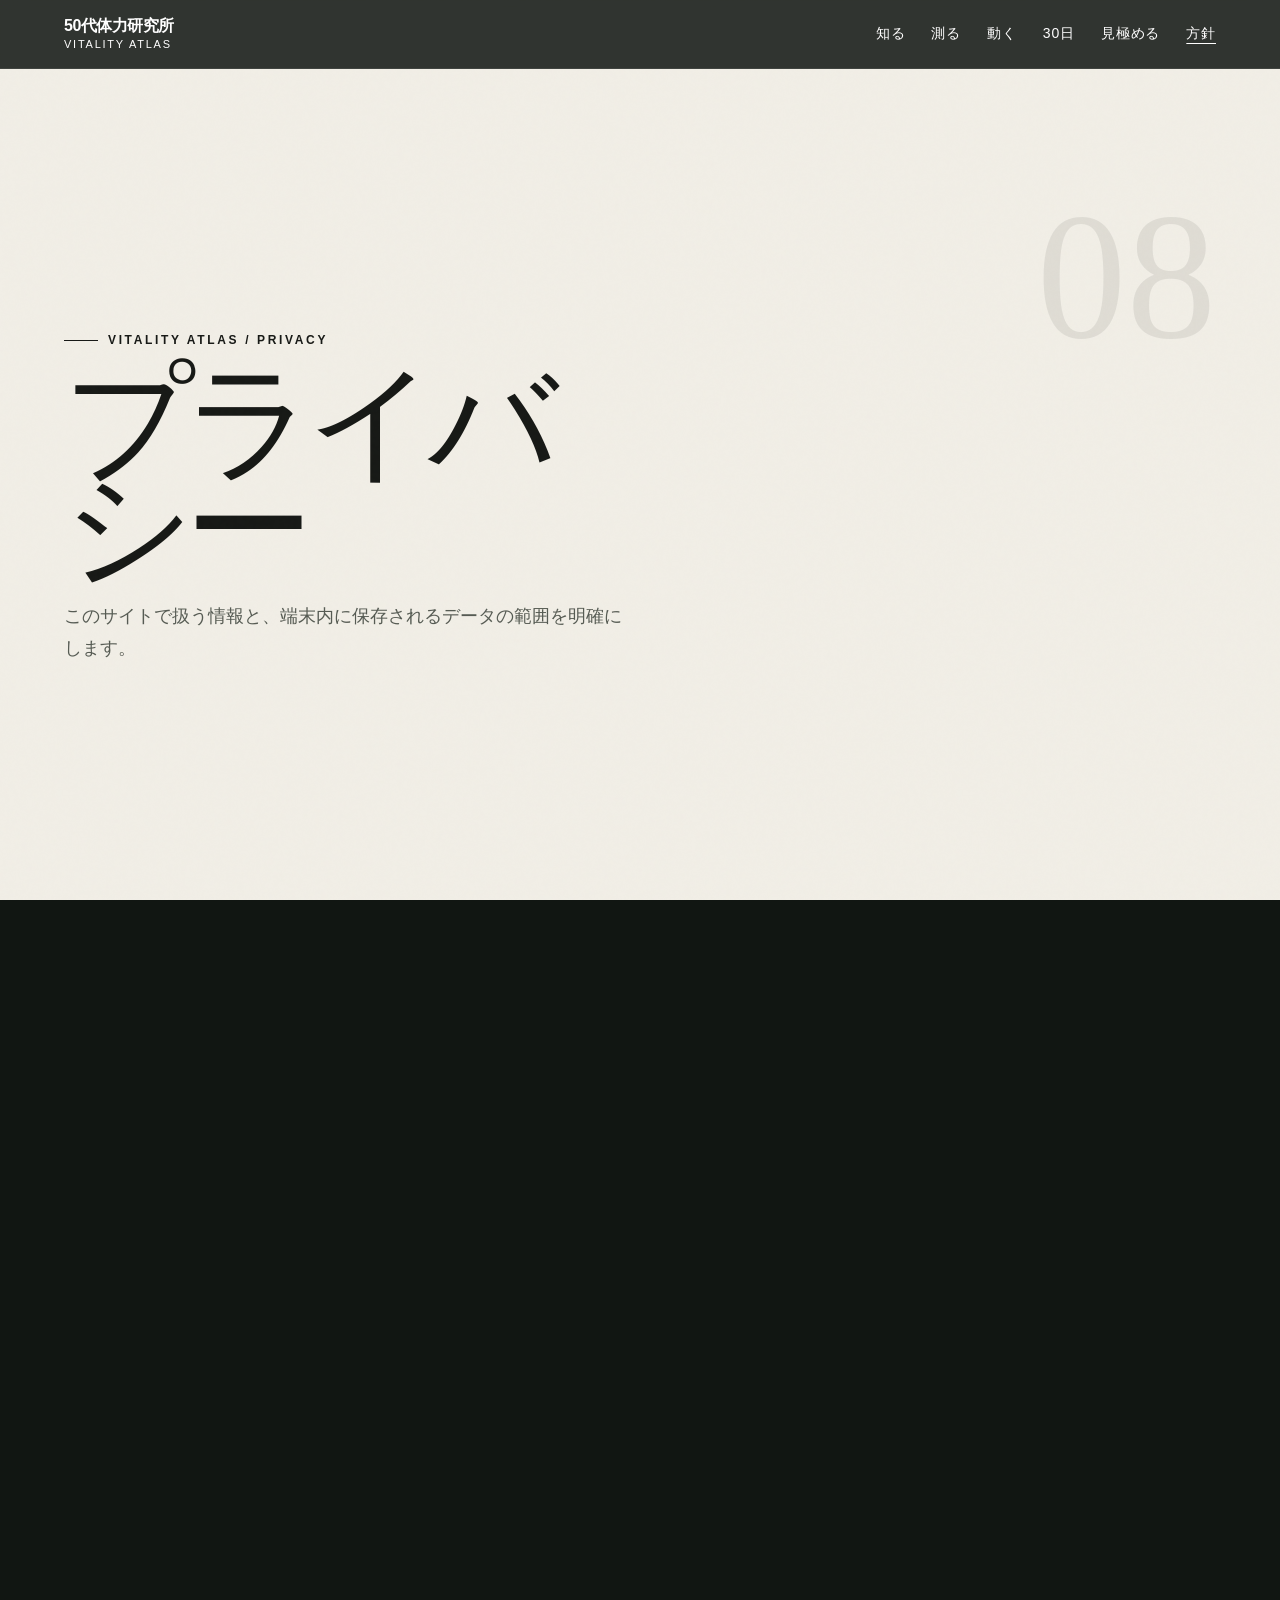
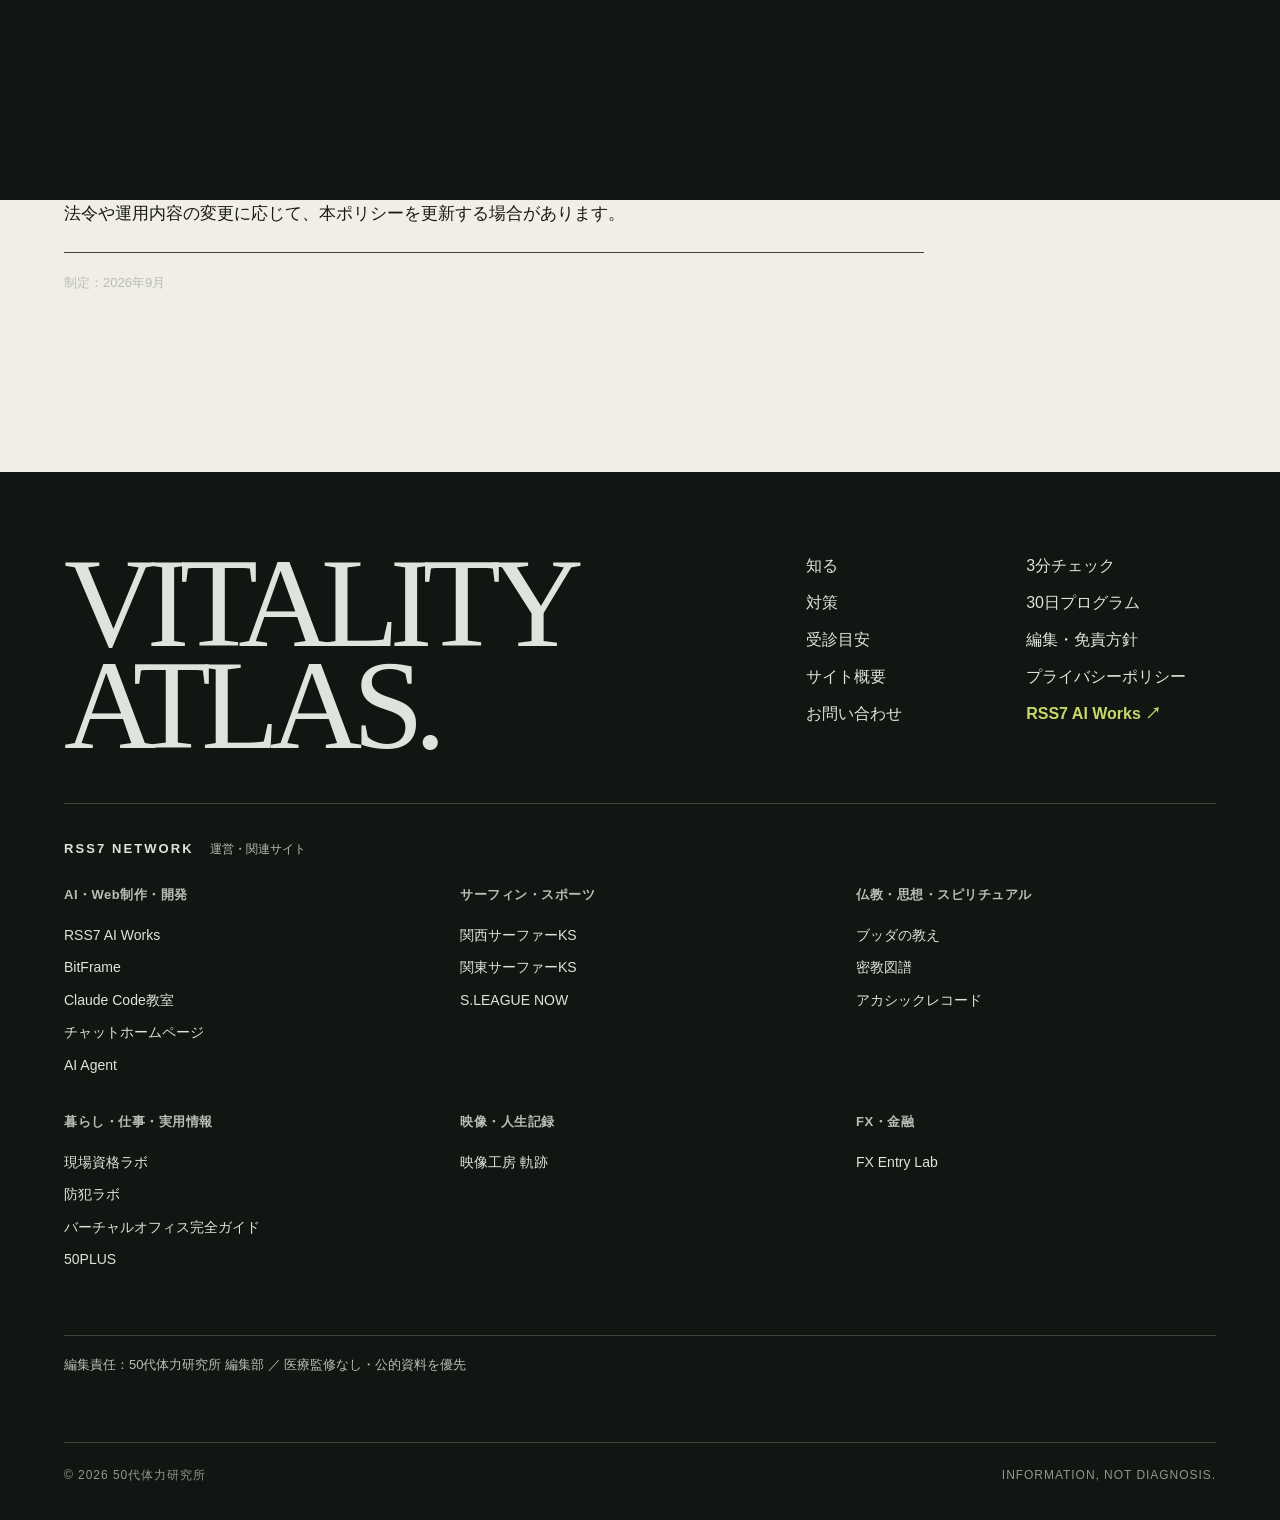
<file: privacy/index.html>
<!doctype html><html lang="ja"><head><meta charset="utf-8"><meta name="viewport" content="width=device-width,initial-scale=1"><title>プライバシーポリシー｜50代体力研究所</title><meta name="description" content="50代体力研究所のプライバシーポリシーです。閲覧時の情報、端末内保存、外部リンク等の取り扱いを説明します。"><link rel="canonical" href="https://oosaka0123-sudo.github.io/50plus-vitality-jp/privacy/"><meta property="og:title" content="編集・出典・免責方針｜VITALITY ATLAS"><meta property="og:description" content="信頼をデザインの一部にする。"><meta property="og:image" content="https://oosaka0123-sudo.github.io/50plus-vitality-jp/assets/og-image.png"><meta name="twitter:card" content="summary_large_image"><meta name="theme-color" content="#111612"><meta name="author" content="50代体力研究所編集部"><link rel="icon" href="../assets/favicon.svg" type="image/svg+xml"><link rel="manifest" href="../manifest.webmanifest"><link rel="stylesheet" href="../assets/style.css"></head><body><a class="skip" href="#main">本文へ移動</a><div class="page-transition"></div><header class="site-head"><a class="logo" href="../">50代体力研究所<small>VITALITY ATLAS</small></a><nav class="desk-nav" aria-label="主要ナビゲーション"><a href="../learn/">知る</a><a href="../check/">測る</a><a href="../action/">動く</a><a href="../program/">30日</a><a href="../medical/">見極める</a><a href="./">方針</a></nav><button class="menu-btn" type="button" aria-label="メニューを開く" aria-expanded="false"><span></span></button></header><div class="menu-panel" aria-hidden="true" inert><nav><a href="../">00 / HOME</a><a href="../learn/">01 / LEARN</a><a href="../check/">02 / CHECK</a><a href="../action/">03 / ACTION</a><a href="../program/">04 / 30 DAYS</a><a href="../medical/">05 / MEDICAL</a><a href="./">06 / ABOUT</a></nav></div><main id="main"><section class="page-hero"><div class="page-no">08</div><div class="page-hero-copy"><div class="kicker">VITALITY ATLAS / PRIVACY</div><h1>プライバシー</h1><p class="body-copy">このサイトで扱う情報と、端末内に保存されるデータの範囲を明確にします。</p></div><div class="page-hero-art clip-reveal"><picture><source media="(max-width:560px)" srcset="../assets/photos/garden-autumn-walk-640.webp"><img src="../assets/photos/garden-autumn-walk-1280.webp" alt="庭園を歩く人物のイメージ" width="1280" height="853" loading="eager"></picture></div></section><section class="section"><div class="section-label">PRIVACY POLICY</div><div class="legal-copy"><h2>プライバシーポリシー</h2><p>50代体力研究所（以下「当サイト」）は、利用者のプライバシーを尊重します。</p><h3>個人情報の取得</h3><p>当サイト本体には、氏名・住所・電話番号等を直接入力して送信するフォームを設置していません。お問い合わせは外部の運営窓口へご案内します。</p><h3>端末内に保存される情報</h3><p>オープニングの再表示制御に sessionStorage、30日プログラムの進捗保存に localStorage を使用します。これらは原則として利用者の端末内に保存され、当サイトがサーバーへ送信する仕組みではありません。</p><h3>アクセス情報</h3><p>ホスティング事業者等が、セキュリティや配信のために一般的なアクセスログを処理する場合があります。当サイト運営者がそれらを個人識別目的で利用することはありません。</p><h3>外部リンク</h3><p>公的機関や外部サイトへのリンク先では、各サイトのプライバシーポリシーが適用されます。</p><h3>改定</h3><p>法令や運用内容の変更に応じて、本ポリシーを更新する場合があります。</p><p class="editorial-note">制定：2026年9月</p></div></section></main><footer class="footer"><div class="footer-top"><div class="footer-word">VITALITY<br>ATLAS.</div><nav aria-label="フッターナビゲーション"><a href="../learn/">知る</a><a href="../check/">3分チェック</a><a href="../action/">対策</a><a href="../program/">30日プログラム</a><a href="../medical/">受診目安</a><a href="../about/">編集・免責方針</a><a href="../site-overview/">サイト概要</a><a href="../privacy/">プライバシーポリシー</a><a href="../contact/">お問い合わせ</a><a class="rss7-link" href="https://rss7.net/" target="_blank" rel="noopener">RSS7 AI Works ↗</a></nav></div><section class="rss7-network" aria-labelledby="rss7-network-title">
<div class="rss7-network-head"><span id="rss7-network-title">RSS7 NETWORK</span><small>運営・関連サイト</small></div>
<div class="rss7-network-grid">
<div class="rss7-network-group"><h3>AI・Web制作・開発</h3><a href="https://rss7.net/" target="_blank" rel="noopener">RSS7 AI Works</a><a href="https://bitframe.rss7.net/" target="_blank" rel="noopener">BitFrame</a><a href="https://claudecode.rss7.net/" target="_blank" rel="noopener">Claude Code教室</a><a href="https://chat.rss7.net/" target="_blank" rel="noopener">チャットホームページ</a><a href="https://oosaka0123-sudo.github.io/ai-agent/" target="_blank" rel="noopener">AI Agent</a></div>
<div class="rss7-network-group"><h3>サーフィン・スポーツ</h3><a href="https://kansai.rss7.net/" target="_blank" rel="noopener">関西サーファーKS</a><a href="https://kanto.rss7.net/" target="_blank" rel="noopener">関東サーファーKS</a><a href="https://sleague.rss7.net/" target="_blank" rel="noopener">S.LEAGUE NOW</a></div>
<div class="rss7-network-group"><h3>仏教・思想・スピリチュアル</h3><a href="https://oosaka0123-sudo.github.io/buddha-no-oshie/" target="_blank" rel="noopener">ブッダの教え</a><a href="https://oosaka0123-sudo.github.io/mikkyou-guide/" target="_blank" rel="noopener">密教図譜</a><a href="https://oosaka0123-sudo.github.io/akashic-records-jp/" target="_blank" rel="noopener">アカシックレコード</a></div><div class="rss7-network-group"><h3>暮らし・仕事・実用情報</h3><a href="https://genba.rss7.net/" target="_blank" rel="noopener">現場資格ラボ</a><a href="https://bouhan.rss7.net/" target="_blank" rel="noopener">防犯ラボ</a><a href="https://oosaka0123-sudo.github.io/virtual-office/" target="_blank" rel="noopener">バーチャルオフィス完全ガイド</a><a href="https://oosaka0123-sudo.github.io/50plus/" target="_blank" rel="noopener">50PLUS</a></div>
<div class="rss7-network-group"><h3>映像・人生記録</h3><a href="https://kiseki.rss7.net/" target="_blank" rel="noopener">映像工房 軌跡</a></div>
<div class="rss7-network-group"><h3>FX・金融</h3><a href="https://oosaka0123-sudo.github.io/fx-entry-lab/" target="_blank" rel="noopener">FX Entry Lab</a></div>
</div></section><div class="editorial-note">編集責任：50代体力研究所 編集部 ／ 医療監修なし・公的資料を優先</div><div class="footer-bottom"><span>© 2026 50代体力研究所</span><span>INFORMATION, NOT DIAGNOSIS.</span></div></footer><script src="../assets/app.js"></script></body></html>
</file>
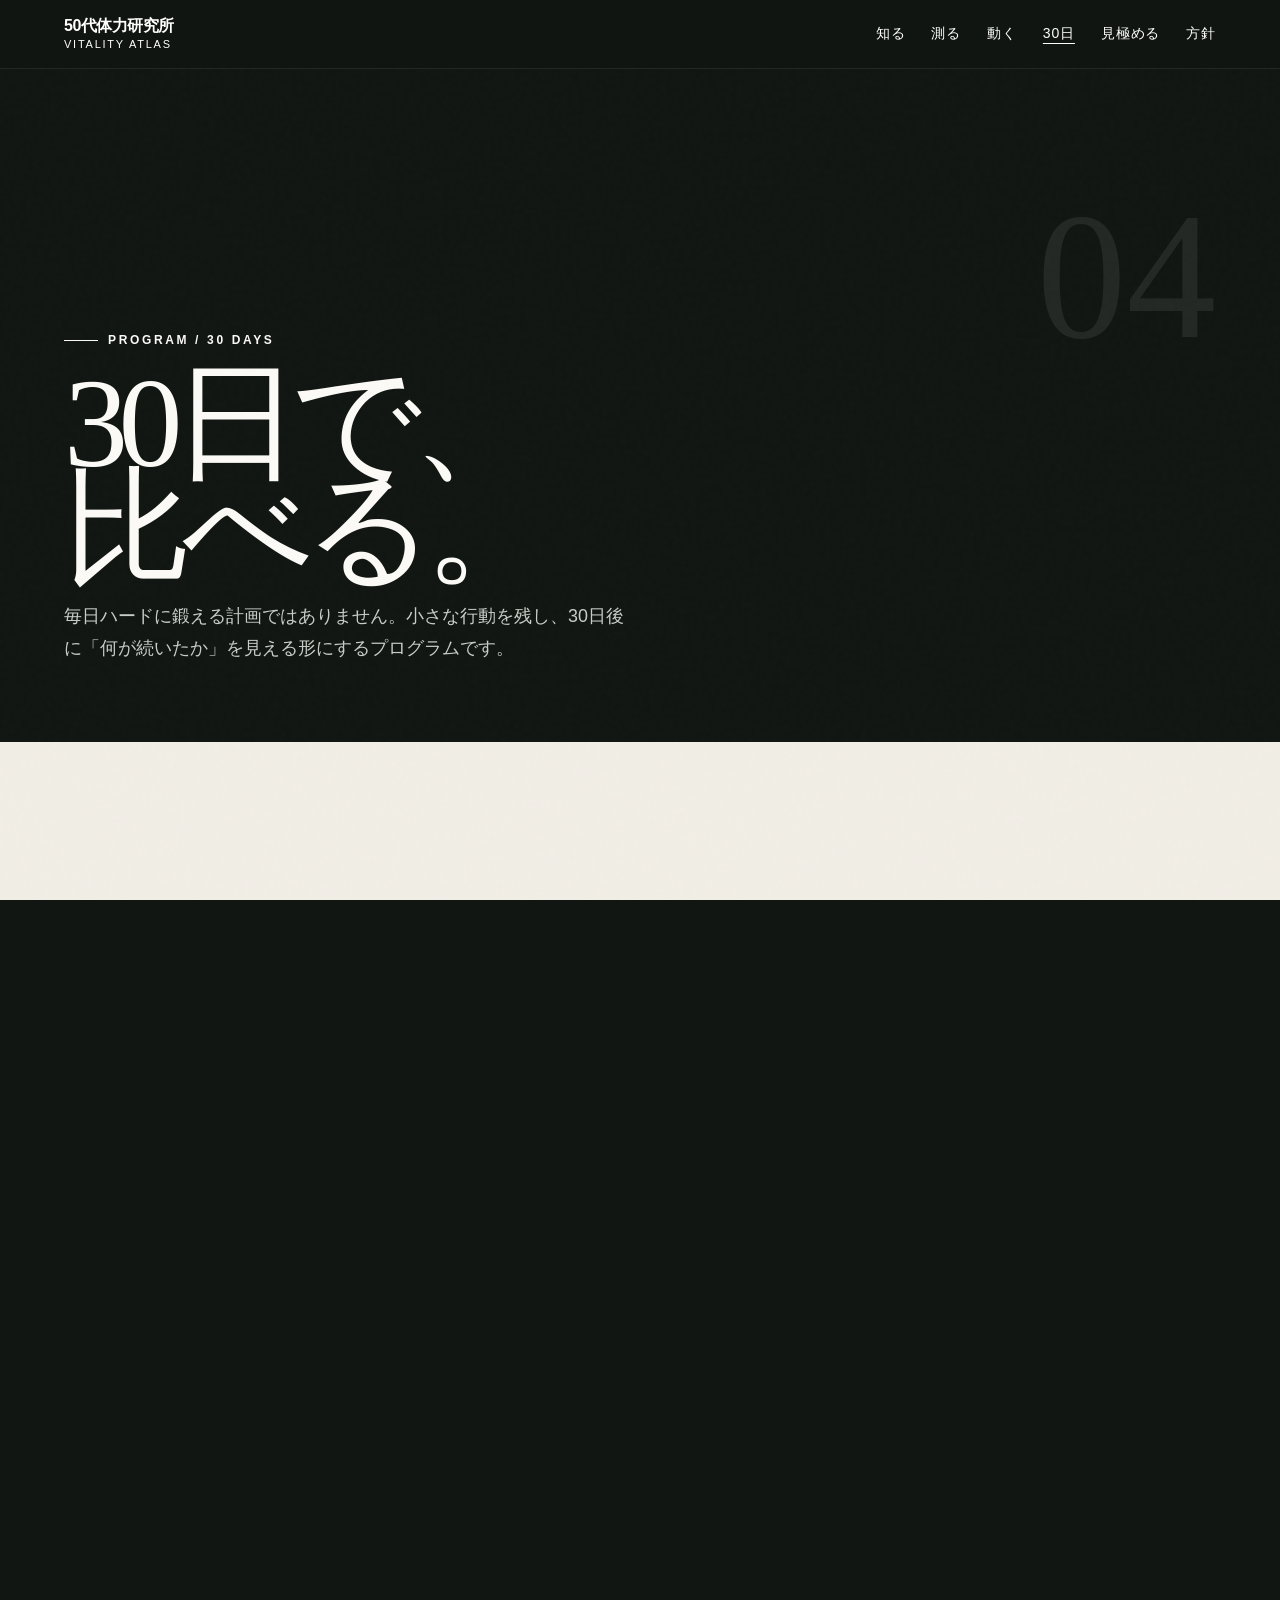
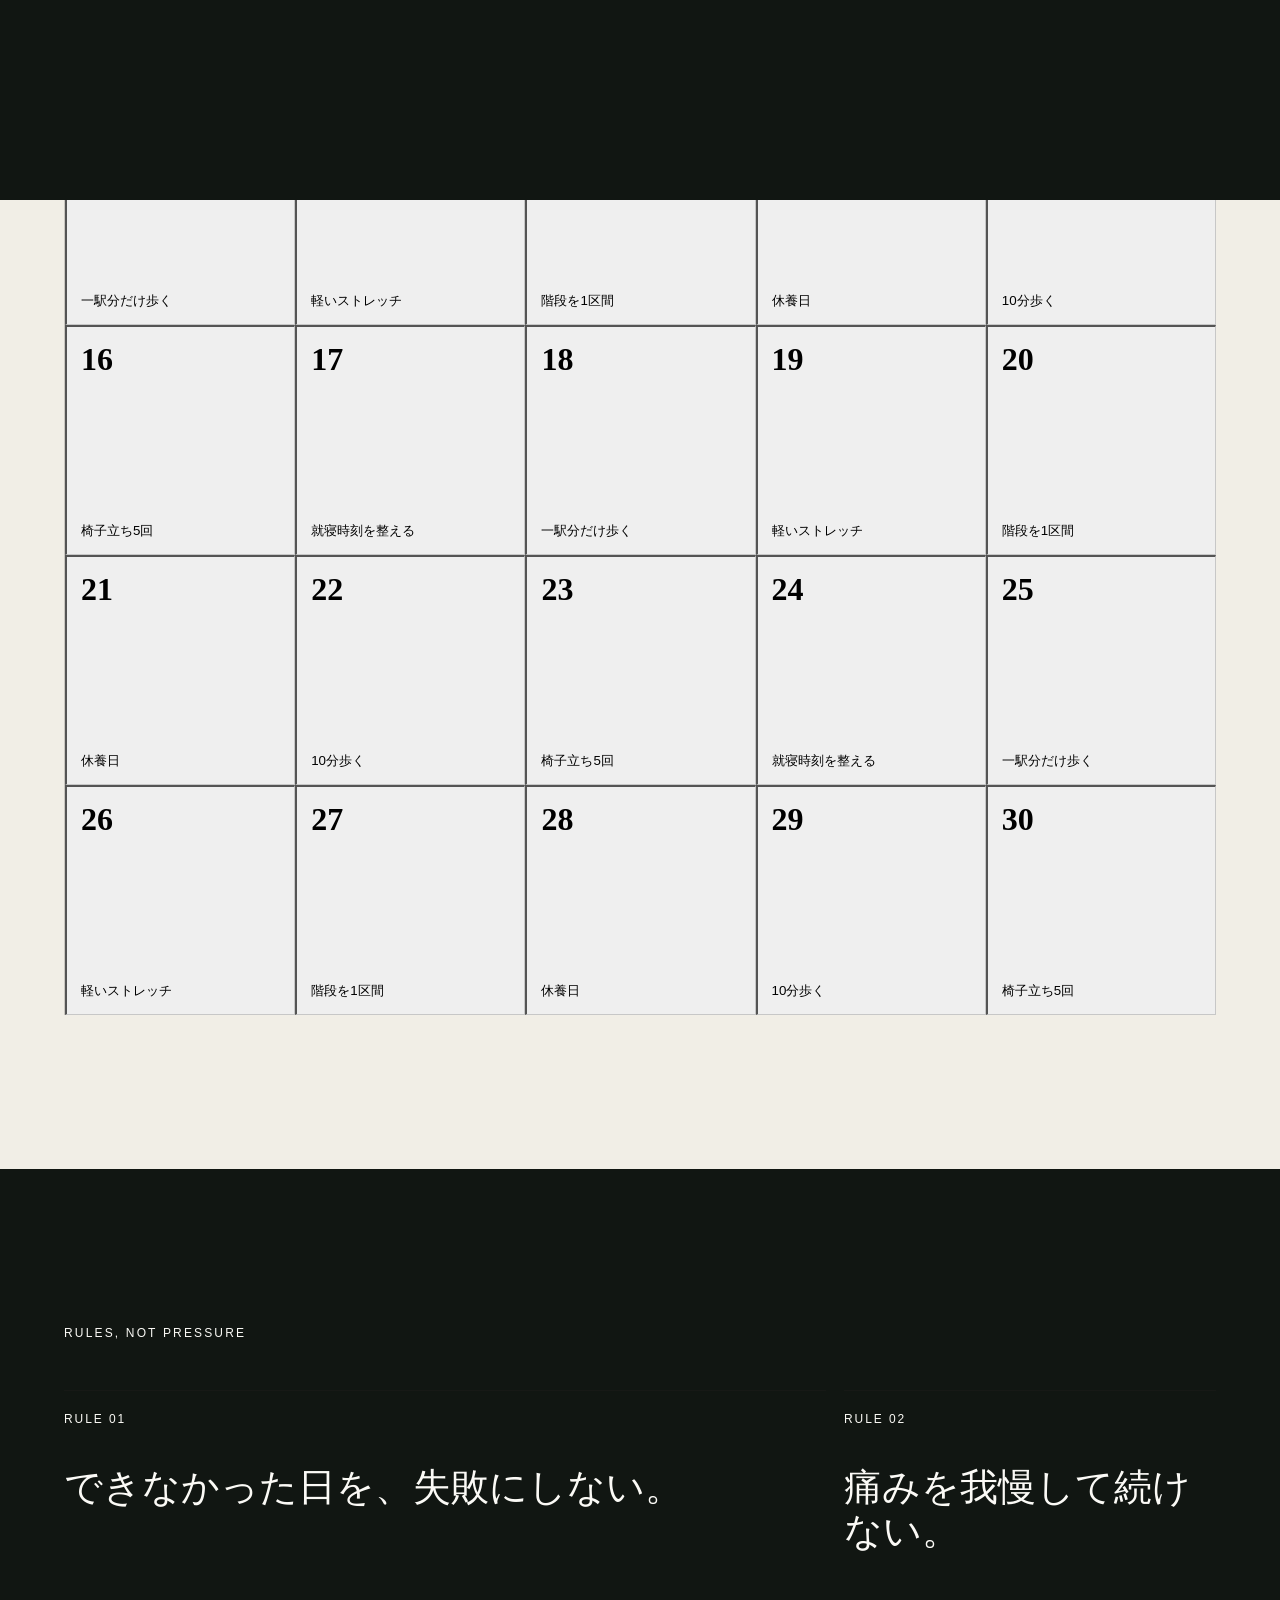
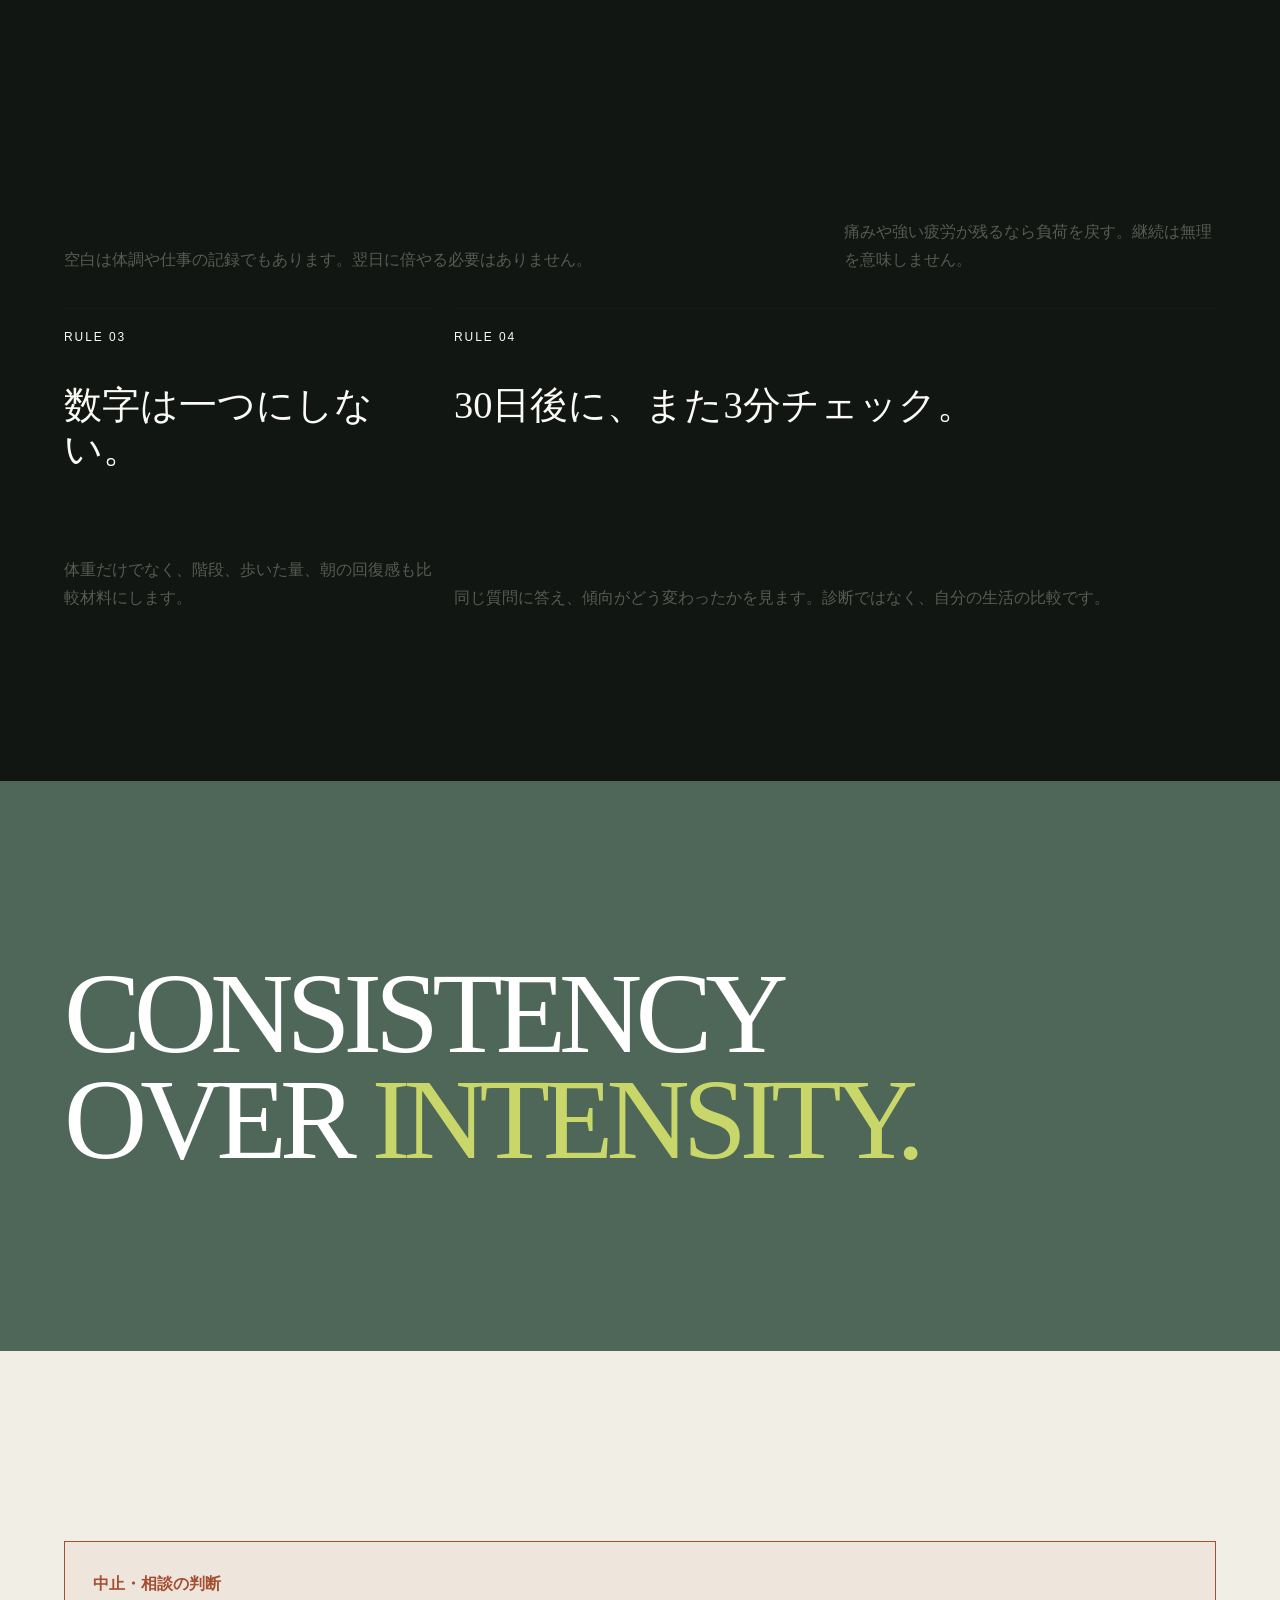
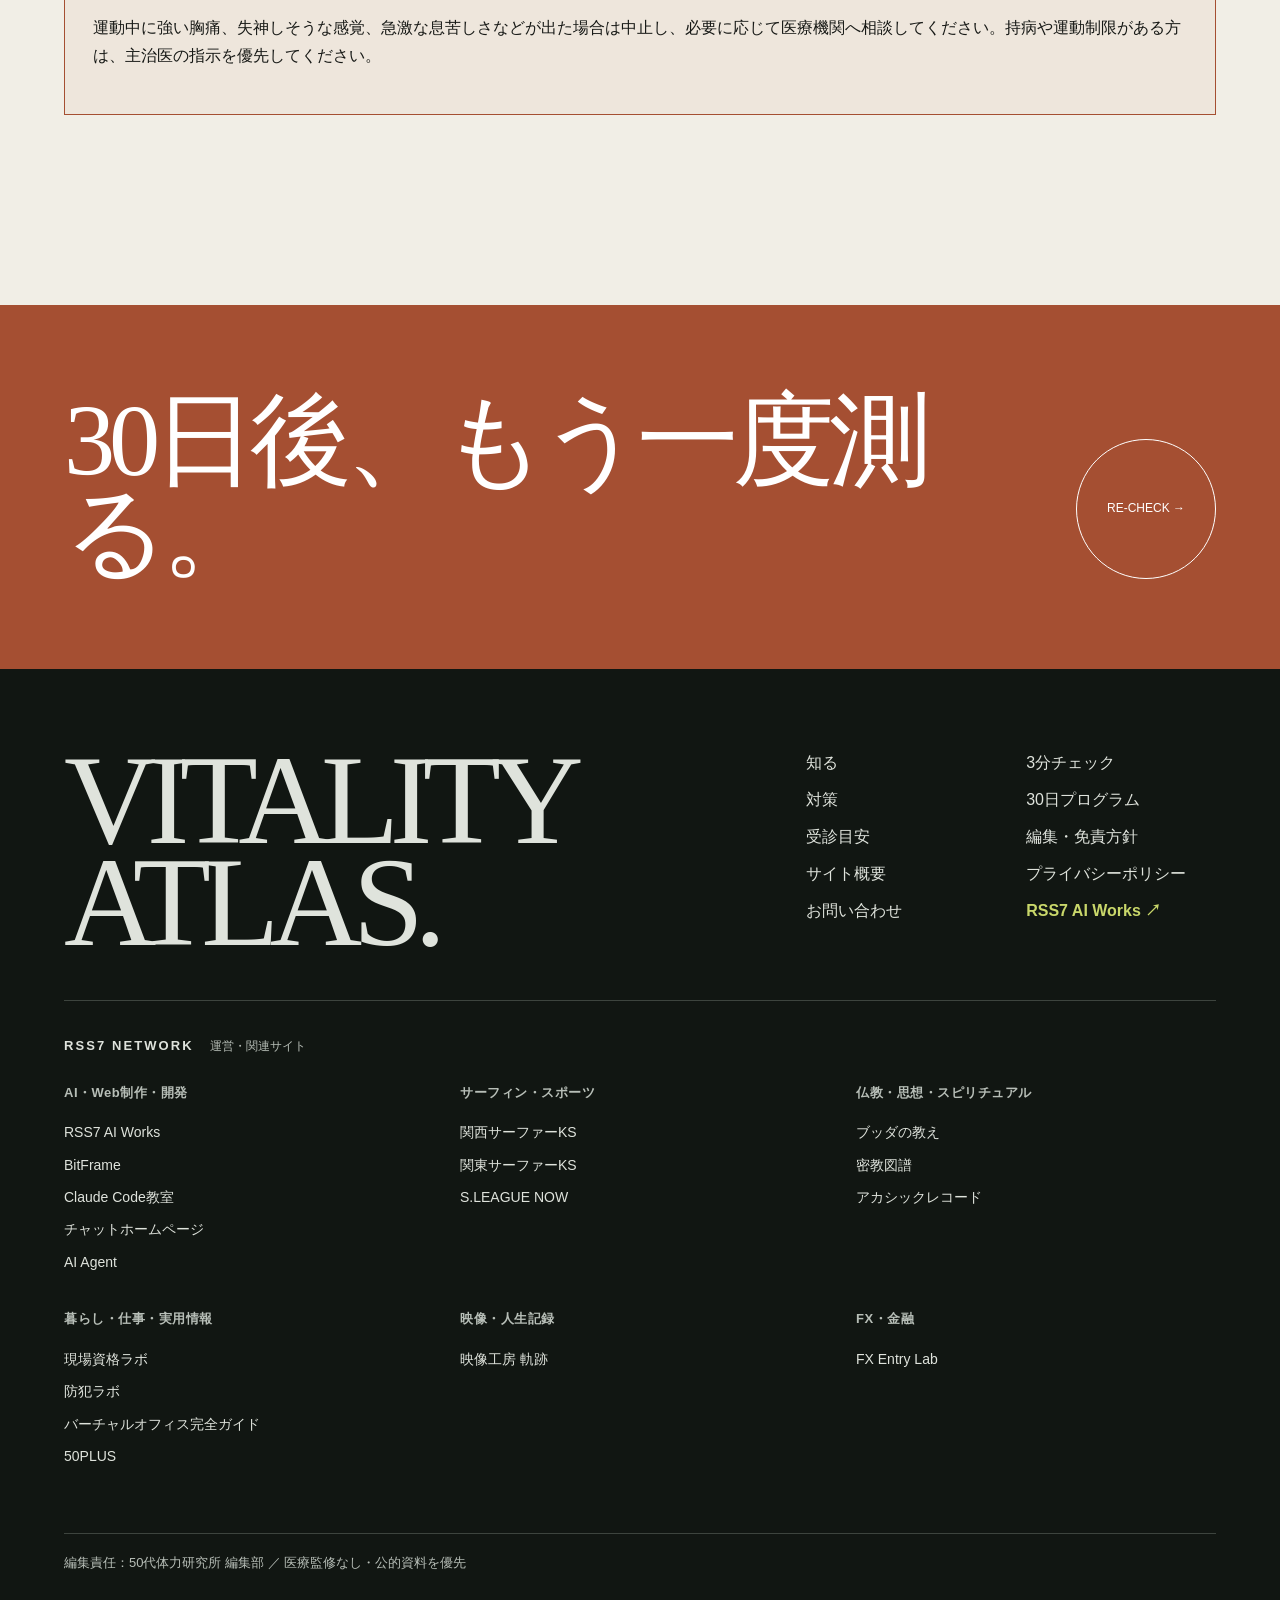
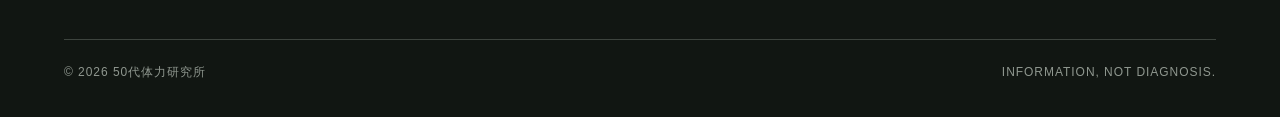
<file: program/index.html>
<!doctype html><html lang="ja"><head><meta charset="utf-8"><meta name="viewport" content="width=device-width,initial-scale=1"><title>30日体力リデザイン｜VITALITY ATLAS</title><meta name="description" content="50代の体力づくりを30日間で無理なく積み上げる記録型プログラム。"><link rel="canonical" href="https://oosaka0123-sudo.github.io/50plus-vitality-jp/program/"><meta property="og:title" content="30日体力リデザイン｜VITALITY ATLAS"><meta property="og:description" content="根性ではなく、記録で身体の地図を書き換える30日。"><meta property="og:image" content="https://oosaka0123-sudo.github.io/50plus-vitality-jp/assets/og-image.png"><meta name="twitter:card" content="summary_large_image"><meta name="theme-color" content="#111612"><meta name="author" content="50代体力研究所編集部"><link rel="icon" href="../assets/favicon.svg" type="image/svg+xml"><link rel="manifest" href="../manifest.webmanifest"><link rel="stylesheet" href="../assets/style.css"></head><body><a class="skip" href="#main">本文へ移動</a><div class="page-transition"></div><header class="site-head"><a class="logo" href="../">50代体力研究所<small>VITALITY ATLAS</small></a><nav class="desk-nav" aria-label="主要ナビゲーション"><a href="../learn/">知る</a><a href="../check/">測る</a><a href="../action/">動く</a><a href="./">30日</a><a href="../medical/">見極める</a><a href="../about/">方針</a></nav><button class="menu-btn" type="button" aria-label="メニューを開く" aria-expanded="false"><span></span></button></header><div class="menu-panel" aria-hidden="true" inert><nav><a href="../">00 / HOME</a><a href="../learn/">01 / LEARN</a><a href="../check/">02 / CHECK</a><a href="../action/">03 / ACTION</a><a href="./">04 / 30 DAYS</a><a href="../medical/">05 / MEDICAL</a><a href="../about/">06 / ABOUT</a></nav></div><main id="main"><section class="page-hero hero-dark"><span class="page-no">04</span><div class="page-hero-copy"><div class="kicker">PROGRAM / 30 DAYS</div><h1>30日で、<br>比べる。</h1><p class="body-copy">毎日ハードに鍛える計画ではありません。小さな行動を残し、30日後に「何が続いたか」を見える形にするプログラムです。</p></div><div class="page-hero-art photo-hero clip-reveal"><picture><source media="(max-width:700px)" srcset="../assets/photos/garden-autumn-walk-640.webp"><img src="../assets/photos/garden-autumn-walk-1280.webp" alt="庭園をゆっくり歩く50代の人たち" width="1280" height="720" loading="eager" decoding="async"></picture></div></section><section class="section"><div class="section-label">YOUR PROGRESS</div><div style="display:flex;justify-content:space-between;align-items:end;gap:30px;flex-wrap:wrap"><h2 class="display reveal">30 small<br>marks.</h2><div><span style="font-size:11px;letter-spacing:.14em">COMPLETED</span><div id="progress" style="font-family:var(--serif);font-size:58px">0 / 30</div></div></div><p class="body-copy reveal">完了した日をタップしてください。記録はこの端末のブラウザ内だけに保存され、アカウント登録は不要です。</p><div id="program-fallback" class="fallback-list"><p>JavaScriptを使わない場合も、10分歩く・椅子立ち5回・就寝時刻を整える・軽いストレッチなど、小さな行動を30日間記録してください。</p></div><div id="program-grid" class="program-grid reveal" aria-label="30日プログラム"></div></section><section class="section section-dark"><div class="section-label">RULES, NOT PRESSURE</div><div class="editorial-grid"><article class="editorial-card wide tall reveal"><span class="tag">RULE 01</span><h3>できなかった日を、失敗にしない。</h3><p>空白は体調や仕事の記録でもあります。翌日に倍やる必要はありません。</p></article><article class="editorial-card reveal"><span class="tag">RULE 02</span><h3>痛みを我慢して続けない。</h3><p>痛みや強い疲労が残るなら負荷を戻す。継続は無理を意味しません。</p></article><article class="editorial-card reveal"><span class="tag">RULE 03</span><h3>数字は一つにしない。</h3><p>体重だけでなく、階段、歩いた量、朝の回復感も比較材料にします。</p></article><article class="editorial-card wide reveal"><span class="tag">RULE 04</span><h3>30日後に、また3分チェック。</h3><p>同じ質問に答え、傾向がどう変わったかを見ます。診断ではなく、自分の生活の比較です。</p></article></div></section><section class="quote-band"><p class="reveal">CONSISTENCY<br>OVER <em>INTENSITY.</em></p></section><section class="section"><div class="warning"><strong>中止・相談の判断</strong><p>運動中に強い胸痛、失神しそうな感覚、急激な息苦しさなどが出た場合は中止し、必要に応じて医療機関へ相談してください。持病や運動制限がある方は、主治医の指示を優先してください。</p></div></section><section class="cta-band"><h2>30日後、もう一度測る。</h2><a class="circle-link" href="../check/">RE-CHECK →</a></section></main><footer class="footer"><div class="footer-top"><div class="footer-word">VITALITY<br>ATLAS.</div><nav aria-label="フッターナビゲーション"><a href="../learn/">知る</a><a href="../check/">3分チェック</a><a href="../action/">対策</a><a href="../program/">30日プログラム</a><a href="../medical/">受診目安</a><a href="../about/">編集・免責方針</a><a href="../site-overview/">サイト概要</a><a href="../privacy/">プライバシーポリシー</a><a href="../contact/">お問い合わせ</a><a class="rss7-link" href="https://rss7.net/" target="_blank" rel="noopener">RSS7 AI Works ↗</a></nav></div><section class="rss7-network" aria-labelledby="rss7-network-title">
<div class="rss7-network-head"><span id="rss7-network-title">RSS7 NETWORK</span><small>運営・関連サイト</small></div>
<div class="rss7-network-grid">
<div class="rss7-network-group"><h3>AI・Web制作・開発</h3><a href="https://rss7.net/" target="_blank" rel="noopener">RSS7 AI Works</a><a href="https://bitframe.rss7.net/" target="_blank" rel="noopener">BitFrame</a><a href="https://claudecode.rss7.net/" target="_blank" rel="noopener">Claude Code教室</a><a href="https://chat.rss7.net/" target="_blank" rel="noopener">チャットホームページ</a><a href="https://oosaka0123-sudo.github.io/ai-agent/" target="_blank" rel="noopener">AI Agent</a></div>
<div class="rss7-network-group"><h3>サーフィン・スポーツ</h3><a href="https://kansai.rss7.net/" target="_blank" rel="noopener">関西サーファーKS</a><a href="https://kanto.rss7.net/" target="_blank" rel="noopener">関東サーファーKS</a><a href="https://sleague.rss7.net/" target="_blank" rel="noopener">S.LEAGUE NOW</a></div>
<div class="rss7-network-group"><h3>仏教・思想・スピリチュアル</h3><a href="https://oosaka0123-sudo.github.io/buddha-no-oshie/" target="_blank" rel="noopener">ブッダの教え</a><a href="https://oosaka0123-sudo.github.io/mikkyou-guide/" target="_blank" rel="noopener">密教図譜</a><a href="https://oosaka0123-sudo.github.io/akashic-records-jp/" target="_blank" rel="noopener">アカシックレコード</a></div><div class="rss7-network-group"><h3>暮らし・仕事・実用情報</h3><a href="https://genba.rss7.net/" target="_blank" rel="noopener">現場資格ラボ</a><a href="https://bouhan.rss7.net/" target="_blank" rel="noopener">防犯ラボ</a><a href="https://oosaka0123-sudo.github.io/virtual-office/" target="_blank" rel="noopener">バーチャルオフィス完全ガイド</a><a href="https://oosaka0123-sudo.github.io/50plus/" target="_blank" rel="noopener">50PLUS</a></div>
<div class="rss7-network-group"><h3>映像・人生記録</h3><a href="https://kiseki.rss7.net/" target="_blank" rel="noopener">映像工房 軌跡</a></div>
<div class="rss7-network-group"><h3>FX・金融</h3><a href="https://oosaka0123-sudo.github.io/fx-entry-lab/" target="_blank" rel="noopener">FX Entry Lab</a></div>
</div></section><div class="editorial-note">編集責任：50代体力研究所 編集部 ／ 医療監修なし・公的資料を優先</div><div class="footer-bottom"><span>© 2026 50代体力研究所</span><span>INFORMATION, NOT DIAGNOSIS.</span></div></footer><script src="../assets/app.js"></script></body></html>
</file>
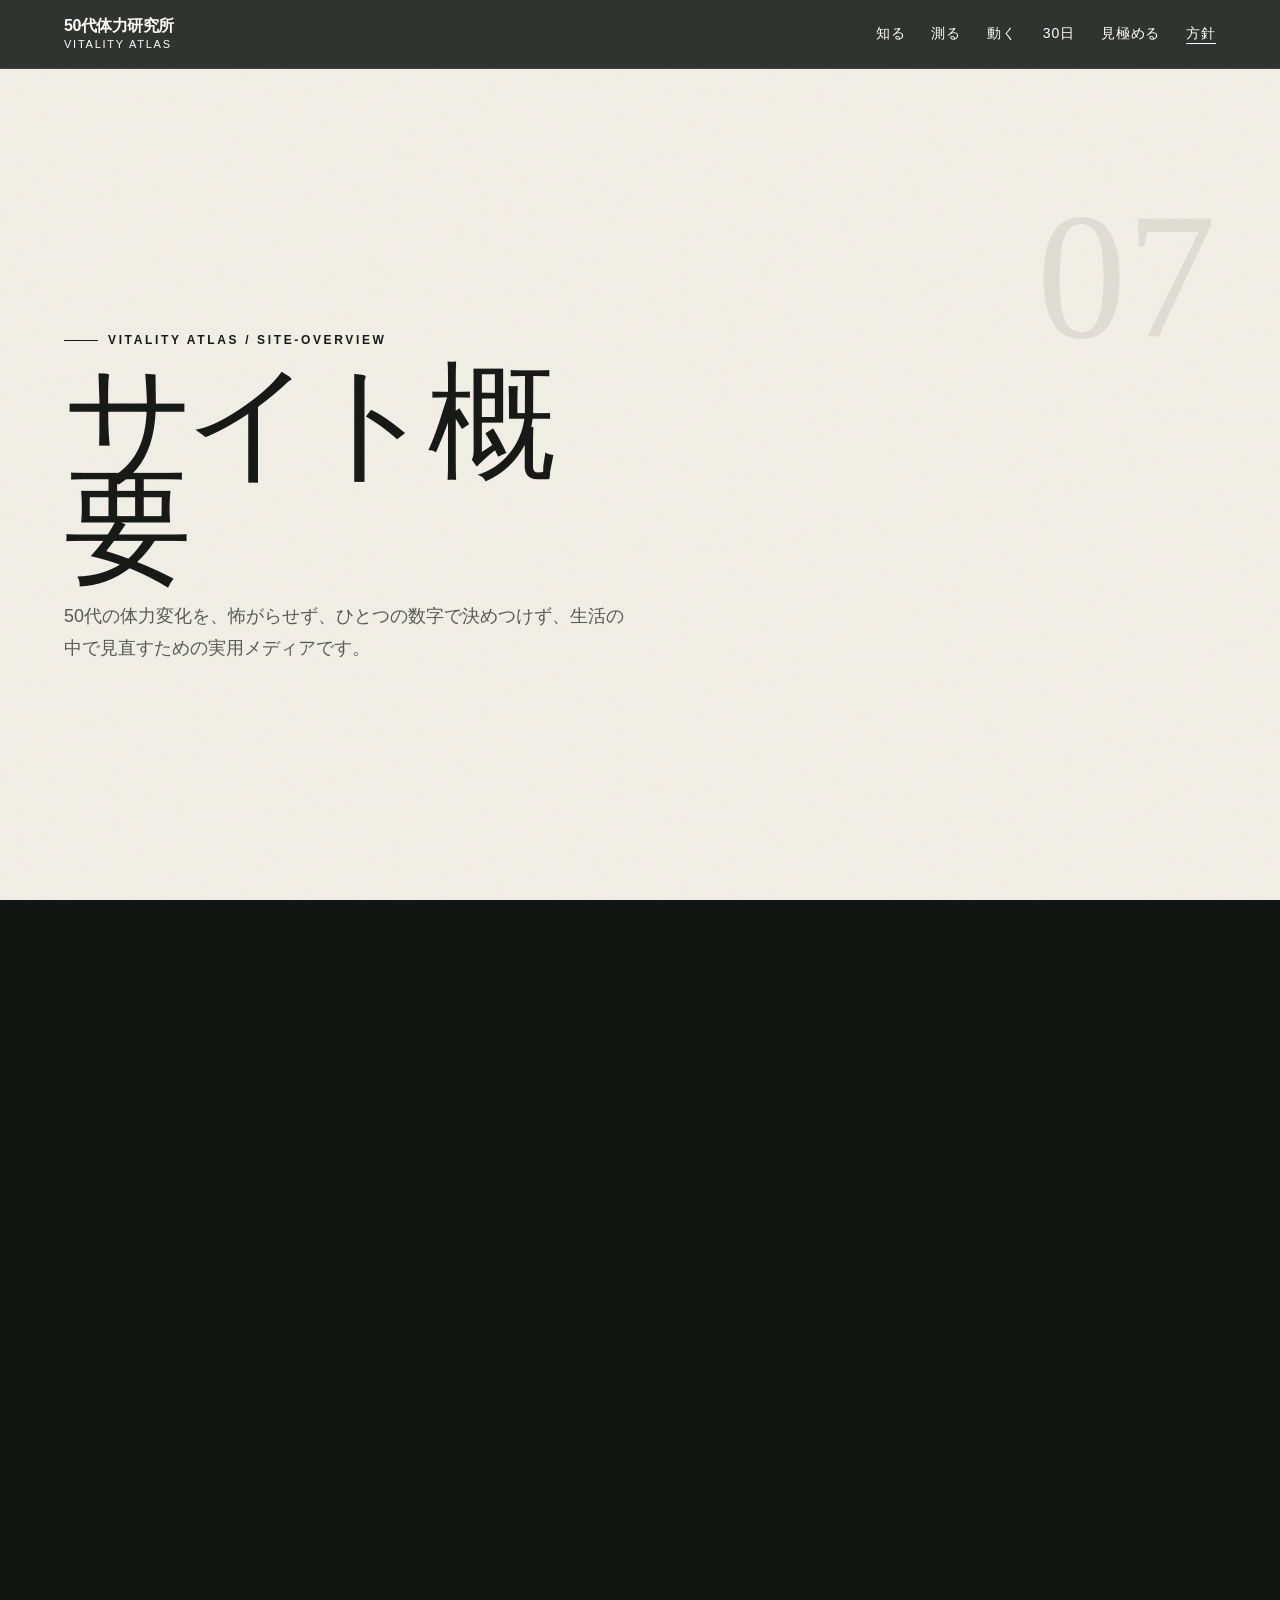
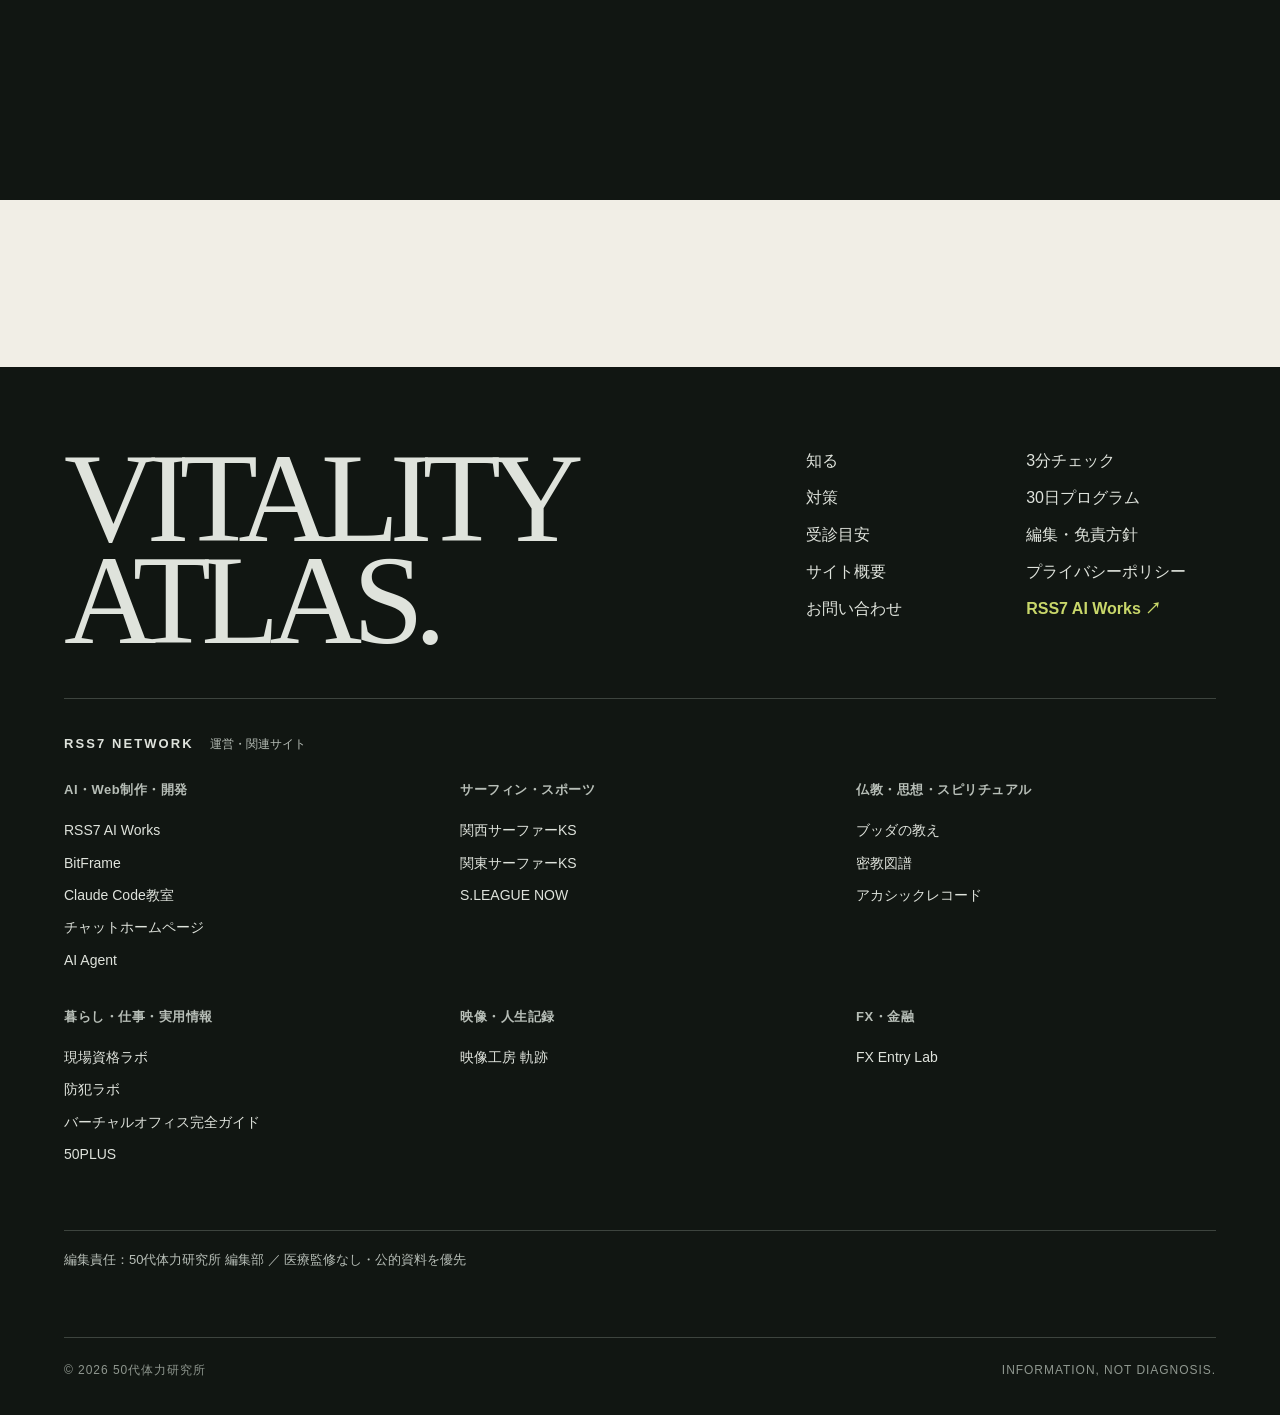
<file: site-overview/index.html>
<!doctype html><html lang="ja"><head><meta charset="utf-8"><meta name="viewport" content="width=device-width,initial-scale=1"><title>サイト概要｜50代体力研究所</title><meta name="description" content="50代体力研究所 VITALITY ATLASの目的、対象、編集方針、運営情報を紹介します。"><link rel="canonical" href="https://oosaka0123-sudo.github.io/50plus-vitality-jp/site-overview/"><meta property="og:title" content="編集・出典・免責方針｜VITALITY ATLAS"><meta property="og:description" content="信頼をデザインの一部にする。"><meta property="og:image" content="https://oosaka0123-sudo.github.io/50plus-vitality-jp/assets/og-image.png"><meta name="twitter:card" content="summary_large_image"><meta name="theme-color" content="#111612"><meta name="author" content="50代体力研究所編集部"><link rel="icon" href="../assets/favicon.svg" type="image/svg+xml"><link rel="manifest" href="../manifest.webmanifest"><link rel="stylesheet" href="../assets/style.css"></head><body><a class="skip" href="#main">本文へ移動</a><div class="page-transition"></div><header class="site-head"><a class="logo" href="../">50代体力研究所<small>VITALITY ATLAS</small></a><nav class="desk-nav" aria-label="主要ナビゲーション"><a href="../learn/">知る</a><a href="../check/">測る</a><a href="../action/">動く</a><a href="../program/">30日</a><a href="../medical/">見極める</a><a href="./">方針</a></nav><button class="menu-btn" type="button" aria-label="メニューを開く" aria-expanded="false"><span></span></button></header><div class="menu-panel" aria-hidden="true" inert><nav><a href="../">00 / HOME</a><a href="../learn/">01 / LEARN</a><a href="../check/">02 / CHECK</a><a href="../action/">03 / ACTION</a><a href="../program/">04 / 30 DAYS</a><a href="../medical/">05 / MEDICAL</a><a href="./">06 / ABOUT</a></nav></div><main id="main"><section class="page-hero"><div class="page-no">07</div><div class="page-hero-copy"><div class="kicker">VITALITY ATLAS / SITE-OVERVIEW</div><h1>サイト概要</h1><p class="body-copy">50代の体力変化を、怖がらせず、ひとつの数字で決めつけず、生活の中で見直すための実用メディアです。</p></div><div class="page-hero-art clip-reveal"><picture><source media="(max-width:560px)" srcset="../assets/photos/plaza-conversation-calm-640.webp"><img src="../assets/photos/plaza-conversation-calm-1280.webp" alt="落ち着いて会話する50代前後の人々" width="1280" height="853" loading="eager"></picture></div></section><section class="section"><div class="section-label">ABOUT THIS SITE</div><div class="legal-copy"><h2>50代の身体を、もう一度読み直す。</h2><p>「疲れやすい」「階段が重い」「朝すっきりしない」といった変化を、年齢だけで片づけず、筋力・持久力・睡眠・生活リズムなどに分けて考えるためのサイトです。</p><h3>対象</h3><p>主に50〜59歳で、最近の体力低下や回復の遅さが気になり始めた方を想定しています。</p><h3>できること</h3><p>体力変化の理解、3分チェック、日常で始めやすい対策、30日プログラム、医療機関へ相談する目安を整理しています。</p><h3>編集方針</h3><p>公的機関や一次情報を優先し、医療診断は行いません。健康状態には個人差があるため、強い症状や急な変化がある場合は医療機関への相談を優先してください。</p><h3>運営</h3><p>50代体力研究所 編集部。デジタル制作・運用は <a class="text-link" href="https://rss7.net/" target="_blank" rel="noopener">RSS7 AI Works</a> と連携しています。</p></div></section></main><footer class="footer"><div class="footer-top"><div class="footer-word">VITALITY<br>ATLAS.</div><nav aria-label="フッターナビゲーション"><a href="../learn/">知る</a><a href="../check/">3分チェック</a><a href="../action/">対策</a><a href="../program/">30日プログラム</a><a href="../medical/">受診目安</a><a href="../about/">編集・免責方針</a><a href="../site-overview/">サイト概要</a><a href="../privacy/">プライバシーポリシー</a><a href="../contact/">お問い合わせ</a><a class="rss7-link" href="https://rss7.net/" target="_blank" rel="noopener">RSS7 AI Works ↗</a></nav></div><section class="rss7-network" aria-labelledby="rss7-network-title">
<div class="rss7-network-head"><span id="rss7-network-title">RSS7 NETWORK</span><small>運営・関連サイト</small></div>
<div class="rss7-network-grid">
<div class="rss7-network-group"><h3>AI・Web制作・開発</h3><a href="https://rss7.net/" target="_blank" rel="noopener">RSS7 AI Works</a><a href="https://bitframe.rss7.net/" target="_blank" rel="noopener">BitFrame</a><a href="https://claudecode.rss7.net/" target="_blank" rel="noopener">Claude Code教室</a><a href="https://chat.rss7.net/" target="_blank" rel="noopener">チャットホームページ</a><a href="https://oosaka0123-sudo.github.io/ai-agent/" target="_blank" rel="noopener">AI Agent</a></div>
<div class="rss7-network-group"><h3>サーフィン・スポーツ</h3><a href="https://kansai.rss7.net/" target="_blank" rel="noopener">関西サーファーKS</a><a href="https://kanto.rss7.net/" target="_blank" rel="noopener">関東サーファーKS</a><a href="https://sleague.rss7.net/" target="_blank" rel="noopener">S.LEAGUE NOW</a></div>
<div class="rss7-network-group"><h3>仏教・思想・スピリチュアル</h3><a href="https://oosaka0123-sudo.github.io/buddha-no-oshie/" target="_blank" rel="noopener">ブッダの教え</a><a href="https://oosaka0123-sudo.github.io/mikkyou-guide/" target="_blank" rel="noopener">密教図譜</a><a href="https://oosaka0123-sudo.github.io/akashic-records-jp/" target="_blank" rel="noopener">アカシックレコード</a></div><div class="rss7-network-group"><h3>暮らし・仕事・実用情報</h3><a href="https://genba.rss7.net/" target="_blank" rel="noopener">現場資格ラボ</a><a href="https://bouhan.rss7.net/" target="_blank" rel="noopener">防犯ラボ</a><a href="https://oosaka0123-sudo.github.io/virtual-office/" target="_blank" rel="noopener">バーチャルオフィス完全ガイド</a><a href="https://oosaka0123-sudo.github.io/50plus/" target="_blank" rel="noopener">50PLUS</a></div>
<div class="rss7-network-group"><h3>映像・人生記録</h3><a href="https://kiseki.rss7.net/" target="_blank" rel="noopener">映像工房 軌跡</a></div>
<div class="rss7-network-group"><h3>FX・金融</h3><a href="https://oosaka0123-sudo.github.io/fx-entry-lab/" target="_blank" rel="noopener">FX Entry Lab</a></div>
</div></section><div class="editorial-note">編集責任：50代体力研究所 編集部 ／ 医療監修なし・公的資料を優先</div><div class="footer-bottom"><span>© 2026 50代体力研究所</span><span>INFORMATION, NOT DIAGNOSIS.</span></div></footer><script src="../assets/app.js"></script></body></html>
</file>
<file: assets/style.css>
:root{--paper:#f1eee6;--ink:#171916;--soft:#6e7168;--line:rgba(23,25,22,.18);--green:#4f6758;--rust:#a54f32;--lime:#c9d76a;--dark:#111612;--white:#fbfaf6;--mx:clamp(20px,5vw,74px);--serif:"Yu Mincho","Hiragino Mincho ProN",serif;--sans:-apple-system,BlinkMacSystemFont,"Segoe UI","Noto Sans JP",sans-serif}*{box-sizing:border-box}html{scroll-behavior:smooth;background:var(--paper)}body{margin:0;background:var(--paper);color:var(--ink);font-family:var(--sans);line-height:1.75;overflow-x:hidden}body:before{content:"";position:fixed;inset:0;pointer-events:none;z-index:90;opacity:.09;background-image:url("data:image/svg+xml,%3Csvg viewBox='0 0 180 180' xmlns='http://www.w3.org/2000/svg'%3E%3Cfilter id='n'%3E%3CfeTurbulence type='fractalNoise' baseFrequency='.85' numOctaves='3' stitchTiles='stitch'/%3E%3C/filter%3E%3Crect width='100%25' height='100%25' filter='url(%23n)' opacity='.18'/%3E%3C/svg%3E")}a{color:inherit}.skip{position:fixed;left:12px;top:12px;z-index:300;transform:translateY(-150%);background:#fff;padding:10px 14px}.skip:focus{transform:none}.site-head{position:fixed;top:0;left:0;right:0;z-index:100;display:flex;align-items:center;justify-content:space-between;padding:18px var(--mx);mix-blend-mode:difference;color:#fff;pointer-events:none}.site-head>*{pointer-events:auto}.logo{text-decoration:none;font-weight:800;letter-spacing:-.03em;line-height:1}.logo small{display:block;font-weight:500;font-size:9px;letter-spacing:.16em;margin-top:5px}.desk-nav{display:flex;gap:26px;align-items:center}.desk-nav a{text-decoration:none;font-size:12px;letter-spacing:.06em}.desk-nav a:after{content:"";display:block;height:1px;background:currentColor;transform:scaleX(0);transform-origin:left;transition:transform .35s}.desk-nav a:hover:after,.desk-nav a:focus-visible:after{transform:scaleX(1)}.menu-btn{display:none;width:48px;height:48px;border:1px solid currentColor;background:transparent;color:inherit;border-radius:50%;place-items:center}.menu-btn span,.menu-btn:before,.menu-btn:after{content:"";display:block;width:18px;height:1px;background:currentColor;transition:.3s}.menu-btn span{margin:4px 0}.menu-open .menu-btn span{opacity:0}.menu-open .menu-btn:before{transform:translateY(5px) rotate(45deg)}.menu-open .menu-btn:after{transform:translateY(-5px) rotate(-45deg)}.menu-panel{position:fixed;inset:0;z-index:80;background:var(--dark);color:var(--white);padding:110px var(--mx) 50px;display:grid;align-content:center;clip-path:inset(0 0 100% 0);transition:clip-path .55s cubic-bezier(.76,0,.24,1)}.menu-open .menu-panel{clip-path:inset(0)}.menu-panel nav{display:grid}.menu-panel a{font-family:var(--serif);font-size:clamp(36px,10vw,76px);line-height:1.08;text-decoration:none;border-bottom:1px solid rgba(255,255,255,.18);padding:8px 0}.menu-panel .menu-meta{margin-top:28px;color:#a9aea7;font-size:12px}.page-transition{position:fixed;inset:0;z-index:500;background:var(--dark);transform:translateY(100%);pointer-events:none}.opening{position:fixed;inset:0;z-index:450;background:var(--dark);color:var(--white);display:grid;place-items:center;transition:opacity .8s,visibility .8s}.opening.done{opacity:0;visibility:hidden}.opening-inner{text-align:center;width:min(82vw,980px)}.opening-mark{font-family:var(--serif);font-size:clamp(90px,24vw,300px);line-height:.75;letter-spacing:-.08em;display:block}.opening-line{height:1px;background:#fff;transform:scaleX(0);animation:openline 1.5s .35s forwards}.opening-copy{display:flex;justify-content:space-between;font-size:11px;letter-spacing:.16em;margin-top:15px;opacity:0;animation:fadeup .8s 1s forwards}.skip-open{position:absolute;right:24px;bottom:24px;background:none;border:1px solid #777;color:#fff;padding:10px 16px;border-radius:999px}.hero{min-height:100svh;position:relative;display:grid;align-items:end;padding:145px var(--mx) 64px;overflow:hidden}.hero-dark{background:var(--dark);color:var(--white)}.hero-copy{position:relative;z-index:3;max-width:1100px}.kicker{font-size:10px;text-transform:uppercase;letter-spacing:.22em;font-weight:700;display:flex;gap:10px;align-items:center}.kicker:before{content:"";width:34px;height:1px;background:currentColor}.hero h1,.page-hero h1{font-family:var(--serif);font-weight:400;font-size:clamp(64px,12vw,176px);line-height:.82;letter-spacing:-.075em;margin:20px 0}.hero h1 .outline{-webkit-text-stroke:1px currentColor;color:transparent}.hero-lead{max-width:560px;font-size:clamp(15px,1.6vw,20px);margin-left:min(28vw,340px)}.hero-visual{position:absolute;inset:0 0 0 32%;display:grid;place-items:center;z-index:1;opacity:.94}.hero-visual img{width:min(80vw,1000px);height:min(80vw,1000px);object-fit:contain;filter:drop-shadow(0 30px 80px rgba(0,0,0,.25))}.hero-index{position:absolute;right:var(--mx);bottom:28px;font-size:10px;letter-spacing:.16em;writing-mode:vertical-rl}.hero-cta{display:inline-flex;align-items:center;gap:18px;margin-top:28px;text-decoration:none;border-bottom:1px solid currentColor;padding:0 0 8px;font-weight:700}.hero-cta b{display:grid;place-items:center;width:44px;height:44px;border:1px solid currentColor;border-radius:50%;transition:transform .3s}.hero-cta:hover b{transform:translateX(5px)}.section{padding:clamp(80px,12vw,180px) var(--mx);position:relative}.section-dark{background:var(--dark);color:var(--white)}.section-label{font-size:10px;letter-spacing:.18em;text-transform:uppercase;margin-bottom:46px}.display{font-family:var(--serif);font-weight:400;font-size:clamp(42px,7vw,104px);line-height:.96;letter-spacing:-.055em;margin:0}.copy-xl{font-family:var(--serif);font-size:clamp(28px,4vw,58px);line-height:1.35;letter-spacing:-.025em;max-width:1150px}.body-copy{font-size:clamp(15px,1.4vw,19px);max-width:700px;color:var(--soft)}.section-dark .body-copy{color:#aab0a9}.measure-grid{display:grid;grid-template-columns:1.15fr .8fr 1fr;border-top:1px solid var(--line);margin-top:80px}.measure{min-height:270px;padding:24px 24px 36px 0;border-right:1px solid var(--line);display:flex;flex-direction:column;justify-content:space-between}.measure+.measure{padding-left:24px}.measure:last-child{border-right:0}.measure-num{font-family:var(--serif);font-size:clamp(72px,11vw,170px);letter-spacing:-.08em;line-height:.8}.measure small{font-size:10px;letter-spacing:.15em}.measure p{max-width:320px}.atlas-split{display:grid;grid-template-columns:minmax(0,1.1fr) minmax(300px,.9fr);gap:8vw;align-items:center}.atlas-art{position:relative;min-height:620px}.atlas-art img{width:100%;height:100%;position:absolute;inset:0;object-fit:contain}.rail{border-left:1px solid var(--line);padding-left:28px}.rail-item{padding:22px 0;border-bottom:1px solid var(--line)}.rail-item a{text-decoration:none;display:grid;grid-template-columns:42px 1fr auto;gap:15px;align-items:start}.rail-item .n{font-family:var(--serif);font-size:25px}.rail-item h3{margin:0;font-size:20px}.rail-item p{margin:6px 0 0;color:var(--soft);font-size:14px}.rail-item .arr{font-size:22px;transition:transform .3s}.rail-item a:hover .arr{transform:translateX(7px)}.sticky-story{display:grid;grid-template-columns:.82fr 1.18fr;gap:7vw;align-items:start}.sticky-visual{position:sticky;top:90px;height:75vh;display:grid;place-items:center}.sticky-visual img{max-width:100%;max-height:100%}.story-step{min-height:72vh;border-top:1px solid var(--line);padding-top:30px}.story-step .stepno{font-family:var(--serif);font-size:clamp(60px,8vw,120px);line-height:1;color:var(--rust)}.story-step h3{font-family:var(--serif);font-size:clamp(30px,4vw,56px);font-weight:400;margin:10px 0}.story-step p{max-width:560px}.quote-band{padding:14vw var(--mx);background:var(--green);color:#fff;overflow:hidden}.quote-band p{font-family:var(--serif);font-size:clamp(44px,9vw,136px);line-height:.92;letter-spacing:-.06em;margin:0}.quote-band em{color:var(--lime);font-style:normal}.cta-band{display:grid;grid-template-columns:1fr auto;gap:50px;align-items:end;padding:90px var(--mx);background:var(--rust);color:#fff}.cta-band h2{font-family:var(--serif);font-size:clamp(44px,8vw,112px);font-weight:400;line-height:.9;letter-spacing:-.06em;margin:0}.circle-link{width:140px;height:140px;border:1px solid currentColor;border-radius:50%;display:grid;place-items:center;text-decoration:none;text-align:center;font-size:12px;transition:.35s}.circle-link:hover{background:#fff;color:var(--rust);transform:scale(1.04)}.page-hero{min-height:78svh;padding:160px var(--mx) 60px;display:grid;grid-template-columns:1.05fr .95fr;align-items:end;gap:5vw;position:relative;overflow:hidden}.page-hero-copy{position:relative;z-index:2}.page-hero h1{font-size:clamp(58px,10vw,142px)}.page-hero-art{height:58vh;position:relative}.page-hero-art img{width:100%;height:100%;object-fit:contain}.page-no{position:absolute;right:var(--mx);top:120px;font-family:var(--serif);font-size:clamp(80px,14vw,180px);opacity:.08}.editorial-grid{display:grid;grid-template-columns:repeat(12,1fr);gap:18px}.editorial-card{grid-column:span 4;border-top:1px solid var(--ink);padding-top:18px;min-height:320px;display:flex;flex-direction:column}.editorial-card.wide{grid-column:span 8}.editorial-card.tall{min-height:500px}.editorial-card .tag{font-size:10px;letter-spacing:.16em}.editorial-card h3{font-family:var(--serif);font-size:clamp(28px,3vw,44px);font-weight:400;line-height:1.15;margin:35px 0 12px}.editorial-card p{color:var(--soft);margin-top:auto}.editorial-card a{text-decoration:none}.check-wrap{max-width:980px;margin:auto}.question{padding:34px 0;border-top:1px solid var(--line)}.question legend{font-family:var(--serif);font-size:clamp(23px,3vw,38px);margin-bottom:22px}.answers{display:flex;flex-wrap:wrap;gap:10px}.answers button{appearance:none;border:1px solid var(--ink);background:transparent;padding:12px 17px;border-radius:999px;font:inherit;cursor:pointer}.answers button.active{background:var(--ink);color:var(--paper)}.result-panel{margin-top:60px;padding:clamp(28px,5vw,70px);background:var(--dark);color:#fff;display:none}.result-panel.show{display:block}.result-panel h2{font-family:var(--serif);font-weight:400;font-size:clamp(42px,6vw,82px);line-height:1}.result-links{display:flex;gap:20px;flex-wrap:wrap}.text-link{display:inline-block;border-bottom:1px solid;padding-bottom:5px;text-decoration:none}.program-grid{display:grid;grid-template-columns:repeat(5,1fr);border-top:1px solid var(--line);border-left:1px solid var(--line)}.day{aspect-ratio:1/1;border-right:1px solid var(--line);border-bottom:1px solid var(--line);padding:14px;display:flex;flex-direction:column;justify-content:space-between;cursor:pointer;transition:.25s}.day:hover{background:rgba(79,103,88,.09)}.day.done{background:var(--green);color:#fff}.day strong{font-family:var(--serif);font-size:32px}.warning{border:1px solid var(--rust);padding:28px;margin:36px 0;background:rgba(165,79,50,.05)}.warning strong{color:var(--rust)}.source-list{border-top:1px solid var(--line);margin-top:45px}.source-list a{display:grid;grid-template-columns:45px 1fr auto;text-decoration:none;border-bottom:1px solid var(--line);padding:16px 0;font-size:13px}.source-list a:hover{background:rgba(0,0,0,.03)}.footer{background:var(--dark);color:#dfe3dc;padding:80px var(--mx) 34px}.footer-top{display:grid;grid-template-columns:1.2fr .8fr;gap:10vw}.footer-word{font-family:var(--serif);font-size:clamp(58px,10vw,148px);line-height:.8;letter-spacing:-.075em}.footer nav{display:grid;grid-template-columns:1fr 1fr;gap:9px 30px}.footer a{text-decoration:none}.footer-bottom{border-top:1px solid #3d443e;margin-top:65px;padding-top:22px;display:flex;justify-content:space-between;color:#8f978f;font-size:10px;letter-spacing:.08em}.reveal{opacity:0;transform:translateY(34px);transition:opacity .8s,transform .8s cubic-bezier(.2,.8,.2,1)}.reveal.in{opacity:1;transform:none}.clip-reveal{clip-path:inset(0 0 100% 0);transition:clip-path 1s cubic-bezier(.76,0,.24,1)}.clip-reveal.in{clip-path:inset(0)}@keyframes openline{to{transform:scaleX(1)}}@keyframes fadeup{to{opacity:1;transform:translateY(-4px)}}:focus-visible{outline:2px solid var(--rust);outline-offset:4px}@media(max-width:900px){.desk-nav{display:none}.menu-btn{display:grid}.hero{padding-top:115px;min-height:100svh}.hero h1{font-size:clamp(66px,20vw,118px)}.hero-visual{left:22%;top:6%;opacity:.7}.hero-lead{margin-left:0;max-width:80%;padding-top:20px}.hero-index{display:none}.measure-grid{grid-template-columns:1fr}.measure{border-right:0;border-bottom:1px solid var(--line);padding:24px 0}.measure+.measure{padding-left:0}.atlas-split,.sticky-story,.page-hero,.footer-top{grid-template-columns:1fr}.atlas-art{min-height:420px;order:-1}.sticky-visual{position:relative;top:auto;height:55vh}.story-step{min-height:auto;padding:55px 0}.page-hero{padding-top:130px;min-height:auto}.page-hero-art{height:45vh;order:-1}.editorial-card,.editorial-card.wide{grid-column:span 6}.program-grid{grid-template-columns:repeat(3,1fr)}.cta-band{grid-template-columns:1fr}.circle-link{width:110px;height:110px}.footer nav{margin-top:35px}}@media(max-width:560px){:root{--mx:18px}.site-head{padding-top:14px}.logo{font-size:13px}.opening-copy{flex-direction:column;gap:6px}.hero{padding-bottom:38px}.hero h1{font-size:clamp(62px,22vw,98px)}.hero-lead{max-width:100%;font-size:15px}.hero-visual{left:10%;top:-4%;transform:scale(1.14)}.display{font-size:clamp(40px,13vw,64px)}.section{padding-top:90px;padding-bottom:90px}.measure-num{font-size:100px}.editorial-card,.editorial-card.wide{grid-column:1/-1;min-height:260px}.program-grid{grid-template-columns:repeat(2,1fr)}.page-hero h1{font-size:clamp(56px,18vw,88px)}.page-hero-art{height:36vh}.quote-band p{font-size:15vw}.footer-bottom{flex-direction:column;gap:8px}}@media(prefers-reduced-motion:reduce){*,*:before,*:after{animation:none!important;scroll-behavior:auto!important;transition-duration:.01ms!important}.reveal{opacity:1;transform:none}.clip-reveal{clip-path:none}.opening{display:none!important}}
/* 2026-09 quality pass: readability, accessibility, dependable navigation */
:root{--soft:#565b53}
body{font-size:16px}
.site-head{mix-blend-mode:normal;color:#fff;background:rgba(17,22,18,.86);backdrop-filter:blur(12px);border-bottom:1px solid rgba(255,255,255,.08)}
.logo small{font-size:11px}.desk-nav a{font-size:14px}.kicker,.section-label,.measure small,.editorial-card .tag{font-size:12px}.source-list a{font-size:15px}.footer-bottom{font-size:12px}.body-copy{font-size:clamp(17px,1.4vw,20px)}.opening{transition:opacity .35s,visibility .35s}.opening-copy{font-size:12px}.menu-panel .menu-meta{font-size:13px}
.desk-nav a[aria-current="page"],.menu-panel a[aria-current="page"]{text-decoration:underline;text-underline-offset:5px}.fallback-list{font-size:17px;line-height:1.9;margin:24px 0 42px;padding-left:1.5em}.fallback-list li{margin:8px 0}.editorial-note{border-top:1px solid #3d443e;margin-top:50px;padding-top:18px;color:#b7beb7;font-size:13px}
.answers button[aria-pressed="true"]{background:var(--ink);color:var(--paper)}
@media(max-width:560px){.hero-lead{font-size:17px}.site-head{padding-bottom:12px}.kicker,.section-label{font-size:12px}.footer-bottom{font-size:12px}}

.hero-dark .body-copy{color:#c8cec7}

/* Photo-first hero: restore original 50PLUS photography and prevent mobile overlap */
.hero-photo{min-height:100svh;display:grid;grid-template-columns:minmax(0,.9fr) minmax(420px,1.1fr);grid-template-rows:auto 1fr auto;gap:22px 5vw;align-items:center;padding:132px var(--mx) 52px}
.hero-photo .hero-intro{grid-column:1;grid-row:1/3;position:relative;z-index:2;align-self:center}
.hero-photo .hero-intro h1{margin:20px 0 0;font-size:clamp(66px,9vw,142px)}
.hero-photo-media{grid-column:2;grid-row:1/4;height:min(76vh,760px);overflow:hidden;position:relative;border:1px solid rgba(255,255,255,.2)}
.hero-photo-media:after{content:"";position:absolute;inset:0;background:linear-gradient(180deg,rgba(17,22,18,.05),rgba(17,22,18,.32));pointer-events:none}
.hero-photo-media picture,.hero-photo-media img{display:block;width:100%;height:100%}
.hero-photo-media img{object-fit:cover;object-position:center}
.hero-photo .hero-bottom{grid-column:1;grid-row:3;position:relative;z-index:2;align-self:end}
.hero-photo .hero-lead{margin:0;max-width:620px;font-size:clamp(17px,1.45vw,20px)}
.hero-photo .hero-index{right:24px;bottom:22px;color:rgba(255,255,255,.72)}
@media(max-width:900px){.hero-photo{grid-template-columns:1fr;grid-template-rows:auto auto auto;min-height:auto;padding:112px var(--mx) 42px;gap:0}.hero-photo .hero-intro{grid-column:1;grid-row:1;align-self:auto}.hero-photo .hero-intro h1{font-size:clamp(60px,17vw,94px);line-height:.9;margin:18px 0 28px}.hero-photo-media{grid-column:1;grid-row:2;width:calc(100% + (var(--mx) * 2));margin-left:calc(var(--mx) * -1);height:52vh;min-height:360px;border-left:0;border-right:0}.hero-photo .hero-bottom{grid-column:1;grid-row:3;padding-top:30px}.hero-photo .hero-lead{font-size:18px;line-height:1.95;max-width:none}.hero-photo .hero-index{display:none}}
@media(max-width:560px){.hero-photo{padding-top:110px;padding-bottom:34px}.hero-photo .kicker{font-size:11px;letter-spacing:.16em}.hero-photo .hero-intro h1{font-size:clamp(58px,17vw,78px);line-height:.92;letter-spacing:-.06em}.hero-photo-media{height:46vh;min-height:320px}.hero-photo .hero-lead{font-size:17px;line-height:1.9}.hero-photo .hero-cta{margin-top:24px}.hero-photo .outline{-webkit-text-stroke:1px currentColor}}
/* Photography pass: photos are primary, diagrams are explanatory */
.page-hero-art.photo-hero{overflow:hidden;border:1px solid rgba(255,255,255,.18);background:#0d120f}
.page-hero-art.photo-hero picture,.page-hero-art.photo-hero img{display:block;width:100%;height:100%}
.page-hero-art.photo-hero img{object-fit:cover;object-position:center;filter:saturate(.88) contrast(1.03)}
@media(max-width:900px){.page-hero{display:grid;grid-template-columns:1fr;gap:24px;padding-top:112px}.page-hero-copy{order:1}.page-hero-art.photo-hero{order:2;height:48vh;min-height:320px;width:calc(100% + (var(--mx)*2));margin-left:calc(var(--mx)*-1);border-left:0;border-right:0}.page-hero .page-no{display:none}}
@media(max-width:560px){.page-hero{padding-top:104px;gap:20px}.page-hero h1{font-size:clamp(52px,15vw,72px);line-height:.94;margin:14px 0 18px}.page-hero .body-copy{font-size:17px;line-height:1.9}.page-hero-art.photo-hero{height:42vh;min-height:290px}.page-hero-art.photo-hero img{object-position:center center}}

/* Cinematic opening restored from original 50PLUS */
.opening{overflow:hidden;background:var(--dark)}
.opening-video{position:absolute;inset:0;width:100%;height:100%;object-fit:cover;object-position:center}
.opening-shade{position:absolute;inset:0;background:linear-gradient(180deg,rgba(8,12,9,.24),rgba(8,12,9,.7))}
.opening-brand{position:relative;z-index:2;width:min(88vw,1180px);display:grid;align-content:end;min-height:100svh;padding:10vh 0 9vh;color:#fff}
.opening-brand .opening-kicker{font-size:clamp(13px,1.2vw,18px);font-weight:800;letter-spacing:.08em;margin-bottom:18px}
.opening-brand strong{font-family:var(--serif);font-size:clamp(72px,15vw,220px);line-height:.72;font-weight:400;letter-spacing:-.075em}
.opening-brand>span:last-child{margin-top:28px;font-size:clamp(11px,1vw,15px);font-weight:700;letter-spacing:.22em}
.opening .skip-open{z-index:3;border-color:rgba(255,255,255,.7);background:rgba(10,14,11,.28);backdrop-filter:blur(8px)}
@media(max-width:560px){.opening-brand{padding:12vh 22px 10vh}.opening-brand strong{font-size:clamp(64px,23vw,96px);line-height:.78}.opening-brand>span:last-child{font-size:10px;letter-spacing:.14em}.opening .skip-open{right:18px;bottom:18px}}
@media(prefers-reduced-motion:reduce){.opening-video{display:none}.opening{background:var(--dark)}}
/* Information pages + footer links */
.legal-copy{max-width:860px;font-size:17px;line-height:1.9}.legal-copy h2{font-family:var(--serif);font-weight:400;font-size:clamp(38px,6vw,72px);line-height:1.1;margin:0 0 38px}.legal-copy h3{font-size:20px;margin:44px 0 10px}.legal-copy p{margin:0 0 22px}.contact-panel{margin:36px 0;padding:clamp(24px,5vw,54px);background:var(--dark);color:var(--white)}.contact-cta{display:inline-flex;gap:14px;align-items:center;margin-top:18px;padding:14px 18px;border:1px solid currentColor;text-decoration:none}.contact-cta:hover{background:var(--white);color:var(--dark)}.footer .rss7-link{color:var(--lime);font-weight:700}.footer nav{align-content:start}@media(max-width:560px){.legal-copy{font-size:16px}.legal-copy h2{font-size:42px}.footer nav{grid-template-columns:1fr}.footer .rss7-link{margin-top:12px}}

/* RSS7 network footer */
.rss7-network{margin-top:46px;padding:34px 0 10px;border-top:1px solid #3d443e}
.rss7-network-head{display:flex;align-items:baseline;gap:16px;margin-bottom:24px}
.rss7-network-head span{font-size:13px;letter-spacing:.16em;font-weight:700}
.rss7-network-head small{font-size:12px;color:#b7beb7}
.rss7-network-grid{display:grid;grid-template-columns:repeat(3,minmax(0,1fr));gap:30px 36px}
.rss7-network-group h3{margin:0 0 12px;font-size:13px;letter-spacing:.04em;color:#b7beb7;font-weight:600}
.rss7-network-group a{display:block;width:max-content;max-width:100%;padding:5px 0;color:inherit;text-decoration:none;font-size:14px;line-height:1.6}
.rss7-network-group a:hover,.rss7-network-group a:focus-visible{text-decoration:underline;text-underline-offset:4px}
@media(max-width:780px){.rss7-network-grid{grid-template-columns:repeat(2,minmax(0,1fr));gap:26px 24px}}
@media(max-width:520px){.rss7-network{margin-top:34px;padding-top:26px}.rss7-network-grid{grid-template-columns:1fr;gap:24px}.rss7-network-group a{font-size:15px;padding:6px 0}.rss7-network-head{display:block}.rss7-network-head small{display:block;margin-top:5px}}
</file>
